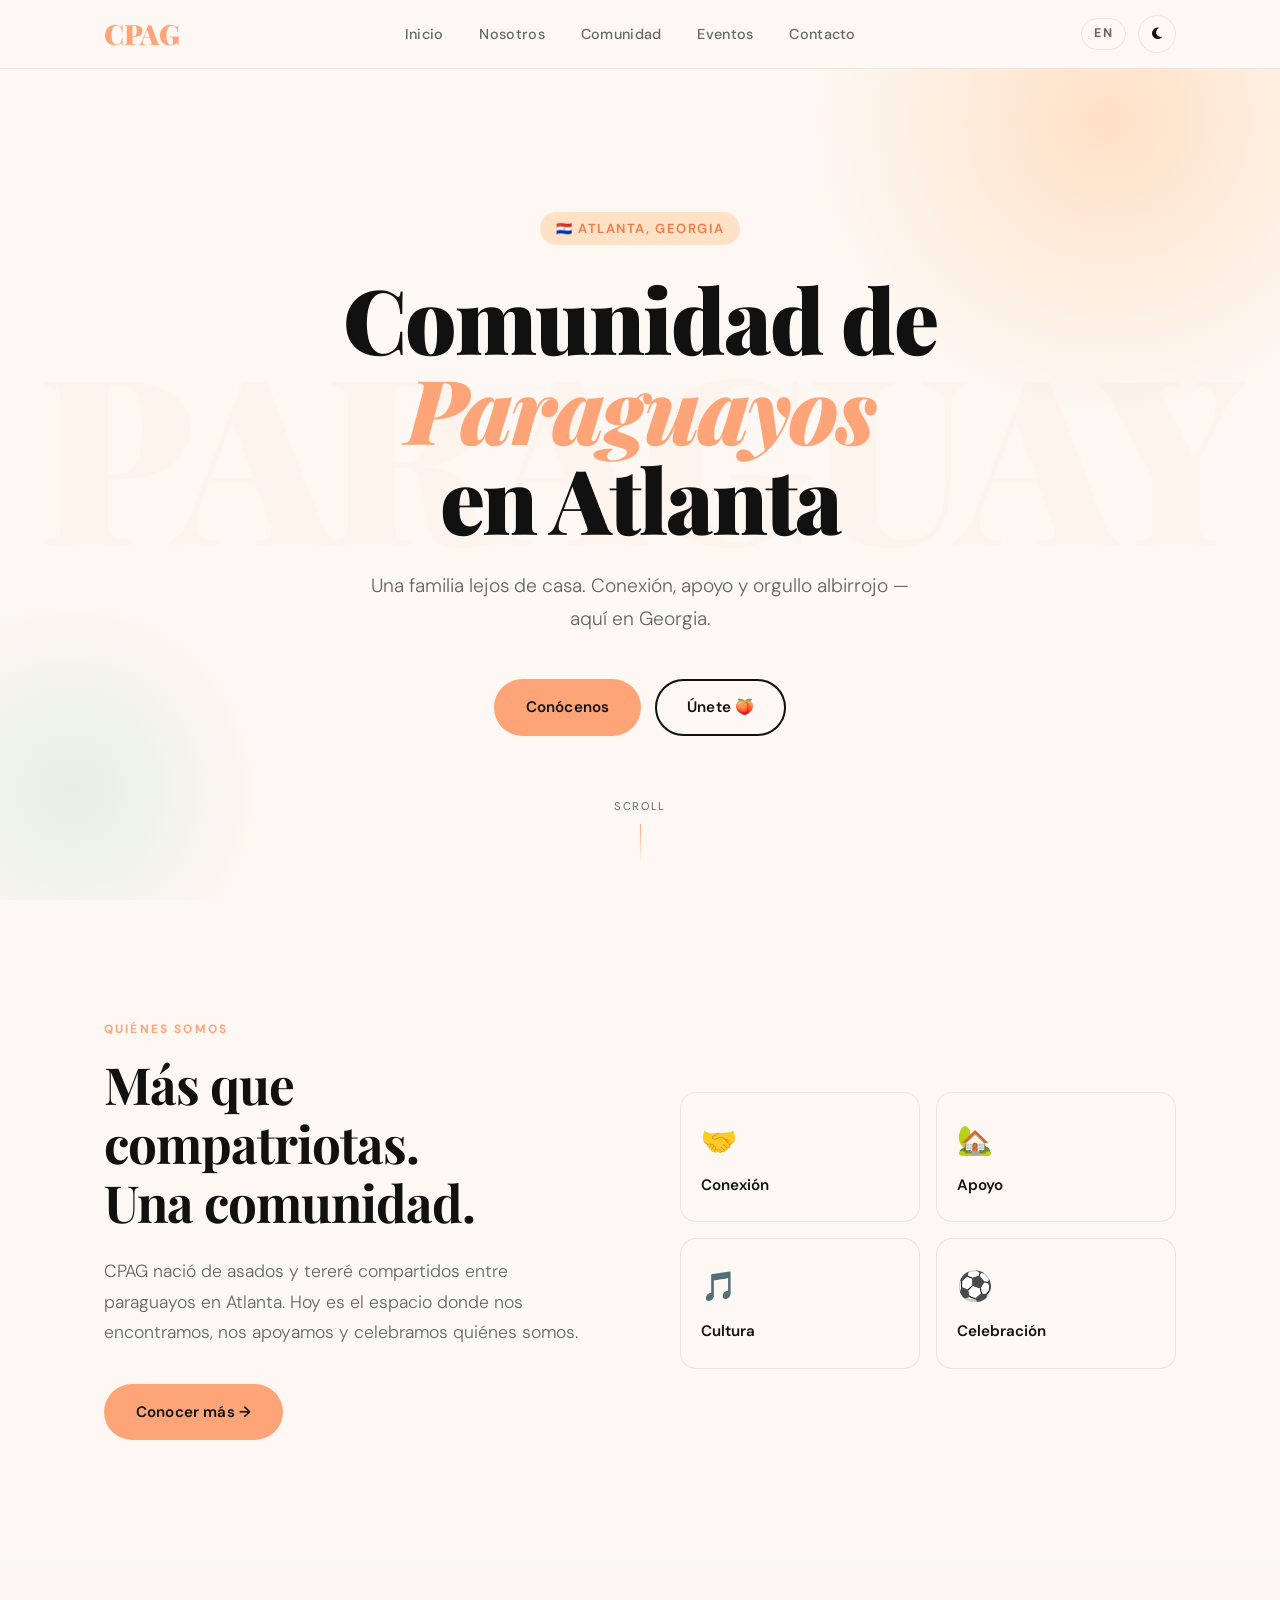
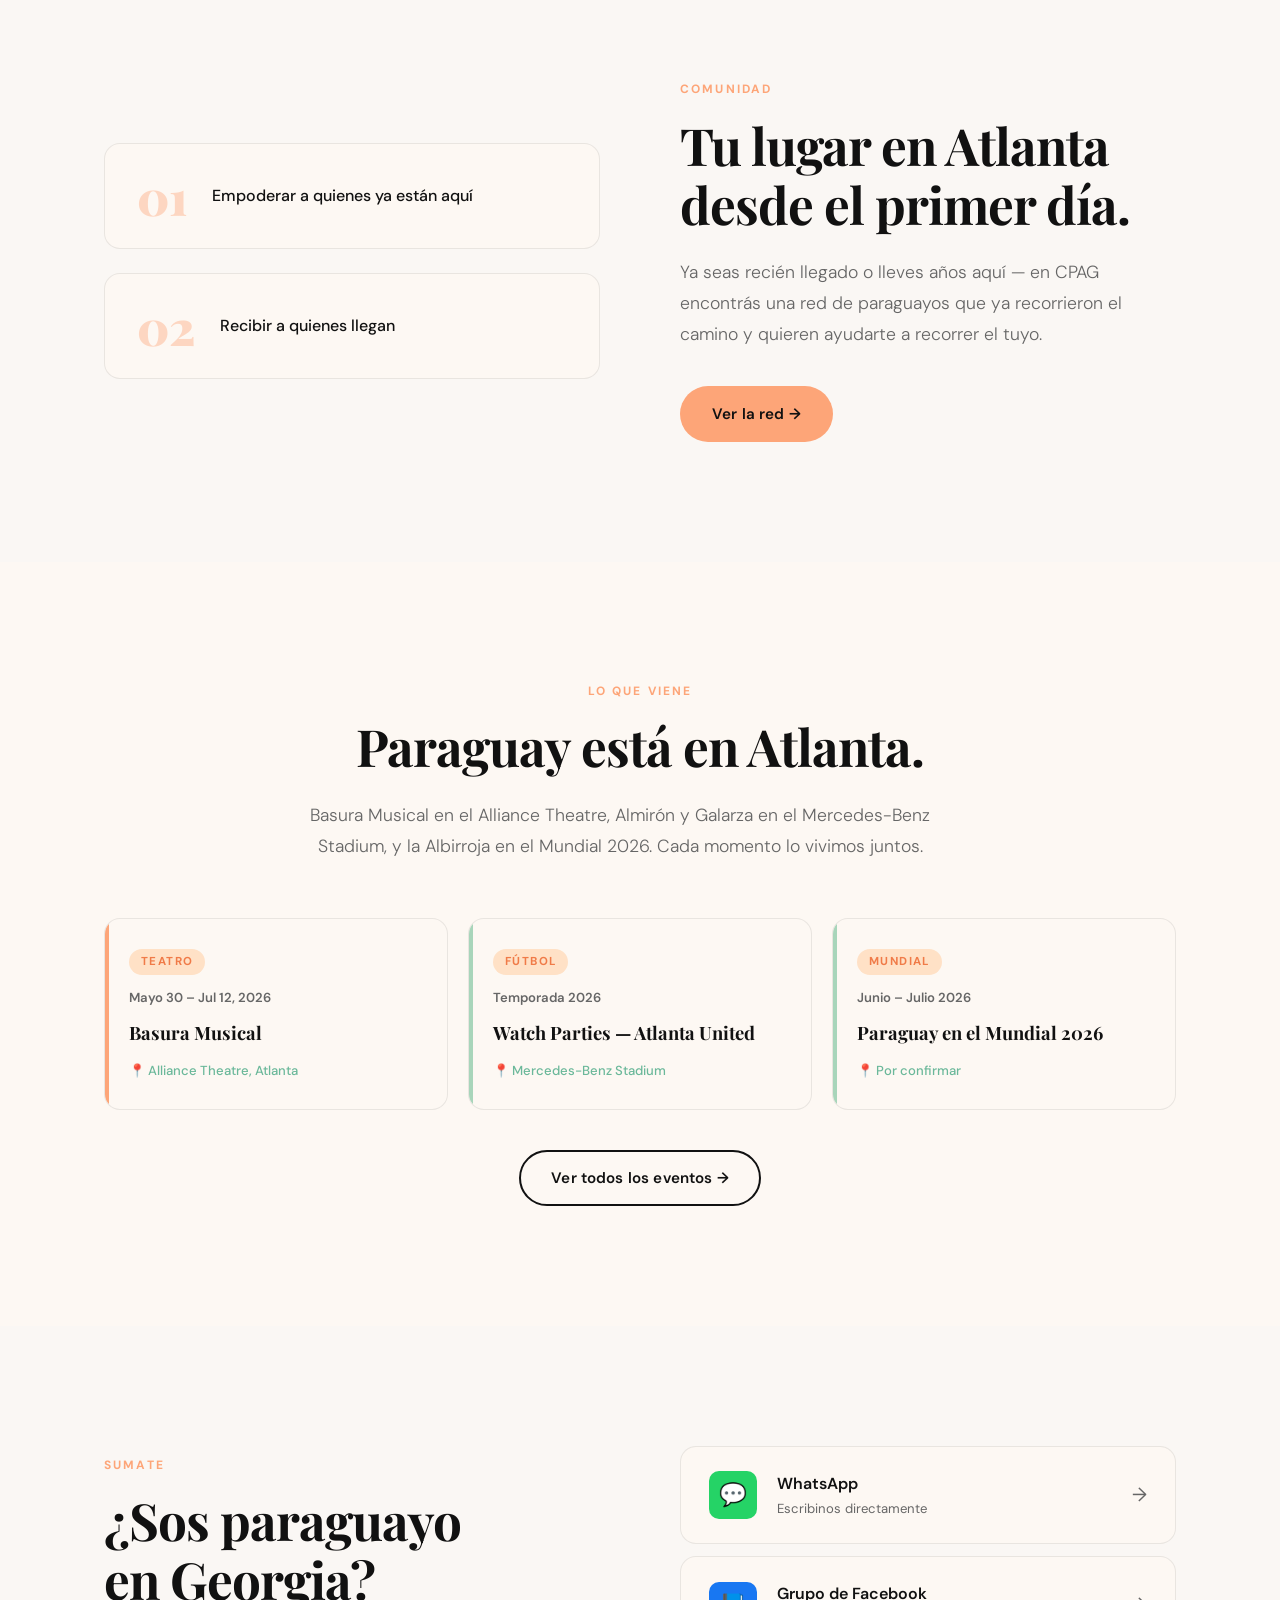
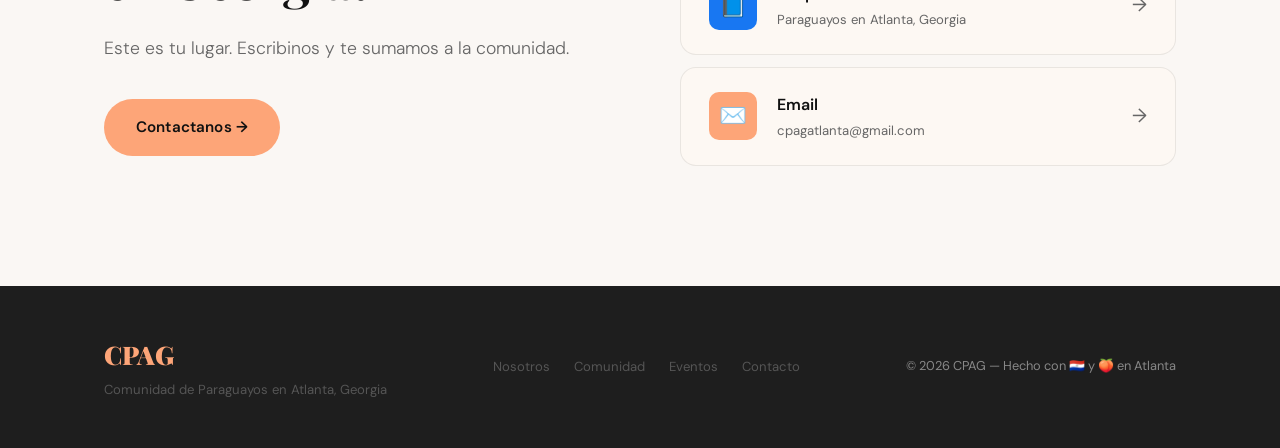
<file: index.html>
<!DOCTYPE html>
<html lang="es" data-theme="light">
<head>
  <meta charset="UTF-8" />
  <meta name="viewport" content="width=device-width, initial-scale=1.0" />
  <title>CPAG — Comunidad de Paraguayos en Atlanta, Georgia</title>
  <link rel="preconnect" href="https://fonts.googleapis.com" />
  <link rel="preconnect" href="https://fonts.gstatic.com" crossorigin />
  <link href="https://fonts.googleapis.com/css2?family=Playfair+Display:ital,wght@0,700;0,900;1,700&family=DM+Sans:wght@300;400;500;600&display=swap" rel="stylesheet" />
  <link rel="stylesheet" href="styles/styles.css" />
  <link rel="stylesheet" href="https://cdnjs.cloudflare.com/ajax/libs/font-awesome/6.5.0/css/all.min.css" />
</head>
<body>

  <!-- ═══ NAVBAR ═══ -->
  <nav class="navbar" id="navbar">
    <div class="nav-inner">
      <a href="index.html" class="nav-logo">CPAG</a>
      <ul class="nav-links" id="navLinks">
        <li><a href="index.html">Inicio</a></li>
        <li><a href="aboutes.html">Nosotros</a></li>
        <li><a href="communityes.html">Comunidad</a></li>
        <li><a href="eventses.html">Eventos</a></li>
        <li><a href="contact.html">Contacto</a></li>
      </ul>
      <div class="nav-actions">
        <a href="index-en.html" class="lang-toggle" aria-label="Switch to English">EN</a>
        <button id="themeBtn" class="theme-toggle-btn" aria-label="Toggle dark mode">
          <i class="theme-icon fas fa-moon"></i>
        </button>
        <button class="burger" id="burger" aria-label="Menu">
          <span></span><span></span><span></span>
        </button>
      </div>
    </div>
    <!-- Mobile menu -->
    <div class="mobile-menu" id="mobileMenu">
      <a href="index.html" class="mobile-link">Inicio</a>
      <a href="aboutes.html" class="mobile-link">Nosotros</a>
      <a href="communityes.html" class="mobile-link">Comunidad</a>
      <a href="eventses.html" class="mobile-link">Eventos</a>
      <a href="contact.html" class="mobile-link">Contacto</a>
      <a href="index-en.html" class="mobile-link lang-mobile">🌐 English</a>
    </div>
  </nav>

  <!-- ═══ HERO ═══ -->
  <section id="home" class="hero">
    <div class="hero-bg-text">PARAGUAY</div>
    <div class="hero-content">
      <div class="hero-badge">🇵🇾 Atlanta, Georgia</div>
      <h1 class="hero-title">
        Comunidad de<br />
        <em>Paraguayos</em><br />
        en Atlanta
      </h1>
      <p class="hero-sub">
        Una familia lejos de casa. Conexión, apoyo y orgullo albirrojo — aquí en Georgia.
      </p>
      <div class="hero-actions">
        <a href="aboutes.html" class="btn btn-primary">Conócenos</a>
        <a href="contact.html" class="btn btn-outline">Únete 🍑</a>
      </div>
    </div>
    <div class="hero-scroll-hint">
      <span>Scroll</span>
      <div class="scroll-line"></div>
    </div>
  </section>

  <!-- ═══ TEASER — NOSOTROS ═══ -->
  <section class="section teaser-section" id="teaser-nosotros">
    <div class="container teaser-grid">
      <div class="teaser-text" data-anim>
        <div class="section-label">Quiénes Somos</div>
        <h2 class="section-title">Más que compatriotas.<br />Una comunidad.</h2>
        <p class="section-lead">
          CPAG nació de asados y tereré compartidos entre paraguayos en Atlanta.
          Hoy es el espacio donde nos encontramos, nos apoyamos y celebramos quiénes somos.
        </p>
        <a href="aboutes.html" class="btn btn-primary">Conocer más →</a>
      </div>
      <div class="teaser-pillars" data-anim>
        <div class="teaser-pillar">
          <span class="teaser-pillar-icon">🤝</span>
          <span>Conexión</span>
        </div>
        <div class="teaser-pillar">
          <span class="teaser-pillar-icon">🏡</span>
          <span>Apoyo</span>
        </div>
        <div class="teaser-pillar">
          <span class="teaser-pillar-icon">🎵</span>
          <span>Cultura</span>
        </div>
        <div class="teaser-pillar">
          <span class="teaser-pillar-icon">⚽</span>
          <span>Celebración</span>
        </div>
      </div>
    </div>
  </section>

  <!-- ═══ TEASER — COMUNIDAD ═══ -->
  <section class="section teaser-section teaser-alt" id="teaser-comunidad">
    <div class="container teaser-grid teaser-grid-reverse">
      <div class="teaser-text" data-anim>
        <div class="section-label">Comunidad</div>
        <h2 class="section-title">Tu lugar en Atlanta<br />desde el primer día.</h2>
        <p class="section-lead">
          Ya seas recién llegado o lleves años aquí — en CPAG encontrás una red de
          paraguayos que ya recorrieron el camino y quieren ayudarte a recorrer el tuyo.
        </p>
        <a href="communityes.html" class="btn btn-primary">Ver la red →</a>
      </div>
      <div class="teaser-numbers" data-anim>
        <div class="teaser-number-item">
          <span class="teaser-big-num">01</span>
          <span class="teaser-num-label">Empoderar a quienes ya están aquí</span>
        </div>
        <div class="teaser-number-item">
          <span class="teaser-big-num">02</span>
          <span class="teaser-num-label">Recibir a quienes llegan</span>
        </div>
      </div>
    </div>
  </section>

  <!-- ═══ TEASER — EVENTOS ═══ -->
  <section class="section teaser-section" id="teaser-eventos">
    <div class="container">
      <div class="teaser-header" data-anim>
        <div class="section-label">Lo que viene</div>
        <h2 class="section-title">Paraguay está en Atlanta.</h2>
        <p class="section-lead">
          Basura Musical en el Alliance Theatre, Almirón y Galarza en el Mercedes-Benz Stadium,
          y la Albirroja en el Mundial 2026. Cada momento lo vivimos juntos.
        </p>
      </div>
      <div class="teaser-events" data-anim>
        <div class="teaser-event-card featured">
          <div class="event-tag">Teatro</div>
          <div class="event-date">Mayo 30 – Jul 12, 2026</div>
          <h3>Basura Musical</h3>
          <div class="event-venue">📍 Alliance Theatre, Atlanta</div>
        </div>
        <div class="teaser-event-card">
          <div class="event-tag">Fútbol</div>
          <div class="event-date">Temporada 2026</div>
          <h3>Watch Parties — Atlanta United</h3>
          <div class="event-venue">📍 Mercedes-Benz Stadium</div>
        </div>
        <div class="teaser-event-card">
          <div class="event-tag">Mundial</div>
          <div class="event-date">Junio – Julio 2026</div>
          <h3>Paraguay en el Mundial 2026</h3>
          <div class="event-venue">📍 Por confirmar</div>
        </div>
      </div>
      <div class="teaser-cta" data-anim>
        <a href="eventses.html" class="btn btn-outline">Ver todos los eventos →</a>
      </div>
    </div>
  </section>

  <!-- ═══ TEASER — CONTACTO ═══ -->
  <section class="section teaser-section teaser-contact" id="teaser-contacto">
    <div class="container teaser-contact-inner" data-anim>
      <div class="teaser-contact-text">
        <div class="section-label">Sumate</div>
        <h2 class="section-title">¿Sos paraguayo<br />en Georgia?</h2>
        <p class="section-lead">
          Este es tu lugar. Escribinos y te sumamos a la comunidad.
        </p>
        <a href="contact.html" class="btn btn-primary">Contactanos →</a>
      </div>
      <div class="teaser-contact-cards">
        <a href="https://wa.me/YOURNUMBER" target="_blank" class="contact-card" data-anim>
          <div class="contact-icon" style="background: #25D366;">💬</div>
          <div>
            <h4>WhatsApp</h4>
            <p>Escribinos directamente</p>
          </div>
          <span class="contact-arrow">→</span>
        </a>
        <a href="https://www.facebook.com/groups/paraguayosresidentesenatlantageorgia" target="_blank" class="contact-card" data-anim>
          <div class="contact-icon" style="background: #1877F2;">📘</div>
          <div>
            <h4>Grupo de Facebook</h4>
            <p>Paraguayos en Atlanta, Georgia</p>
          </div>
          <span class="contact-arrow">→</span>
        </a>
        <a href="mailto:cpag.atlanta@gmail.com" class="contact-card" data-anim>
          <div class="contact-icon" style="background: var(--peach);">✉️</div>
          <div>
            <h4>Email</h4>
            <p>cpagatlanta@gmail.com</p>
          </div>
          <span class="contact-arrow">→</span>
        </a>
      </div>
    </div>
  </section>

  <!-- ═══ FOOTER ═══ -->
  <footer class="footer">
    <div class="container footer-inner">
      <div class="footer-brand">
        <span class="footer-logo">CPAG</span>
        <p>Comunidad de Paraguayos en Atlanta, Georgia</p>
      </div>
      <div class="footer-nav">
        <a href="aboutes.html">Nosotros</a>
        <a href="communityes.html">Comunidad</a>
        <a href="eventses.html">Eventos</a>
        <a href="contact.html">Contacto</a>
      </div>
      <div class="footer-copy">
        <p>© 2026 CPAG — Hecho con 🇵🇾 y 🍑 en Atlanta</p>
      </div>
    </div>
  </footer>

  <script src="js/script.js"></script>
</body>
</html>
</file>
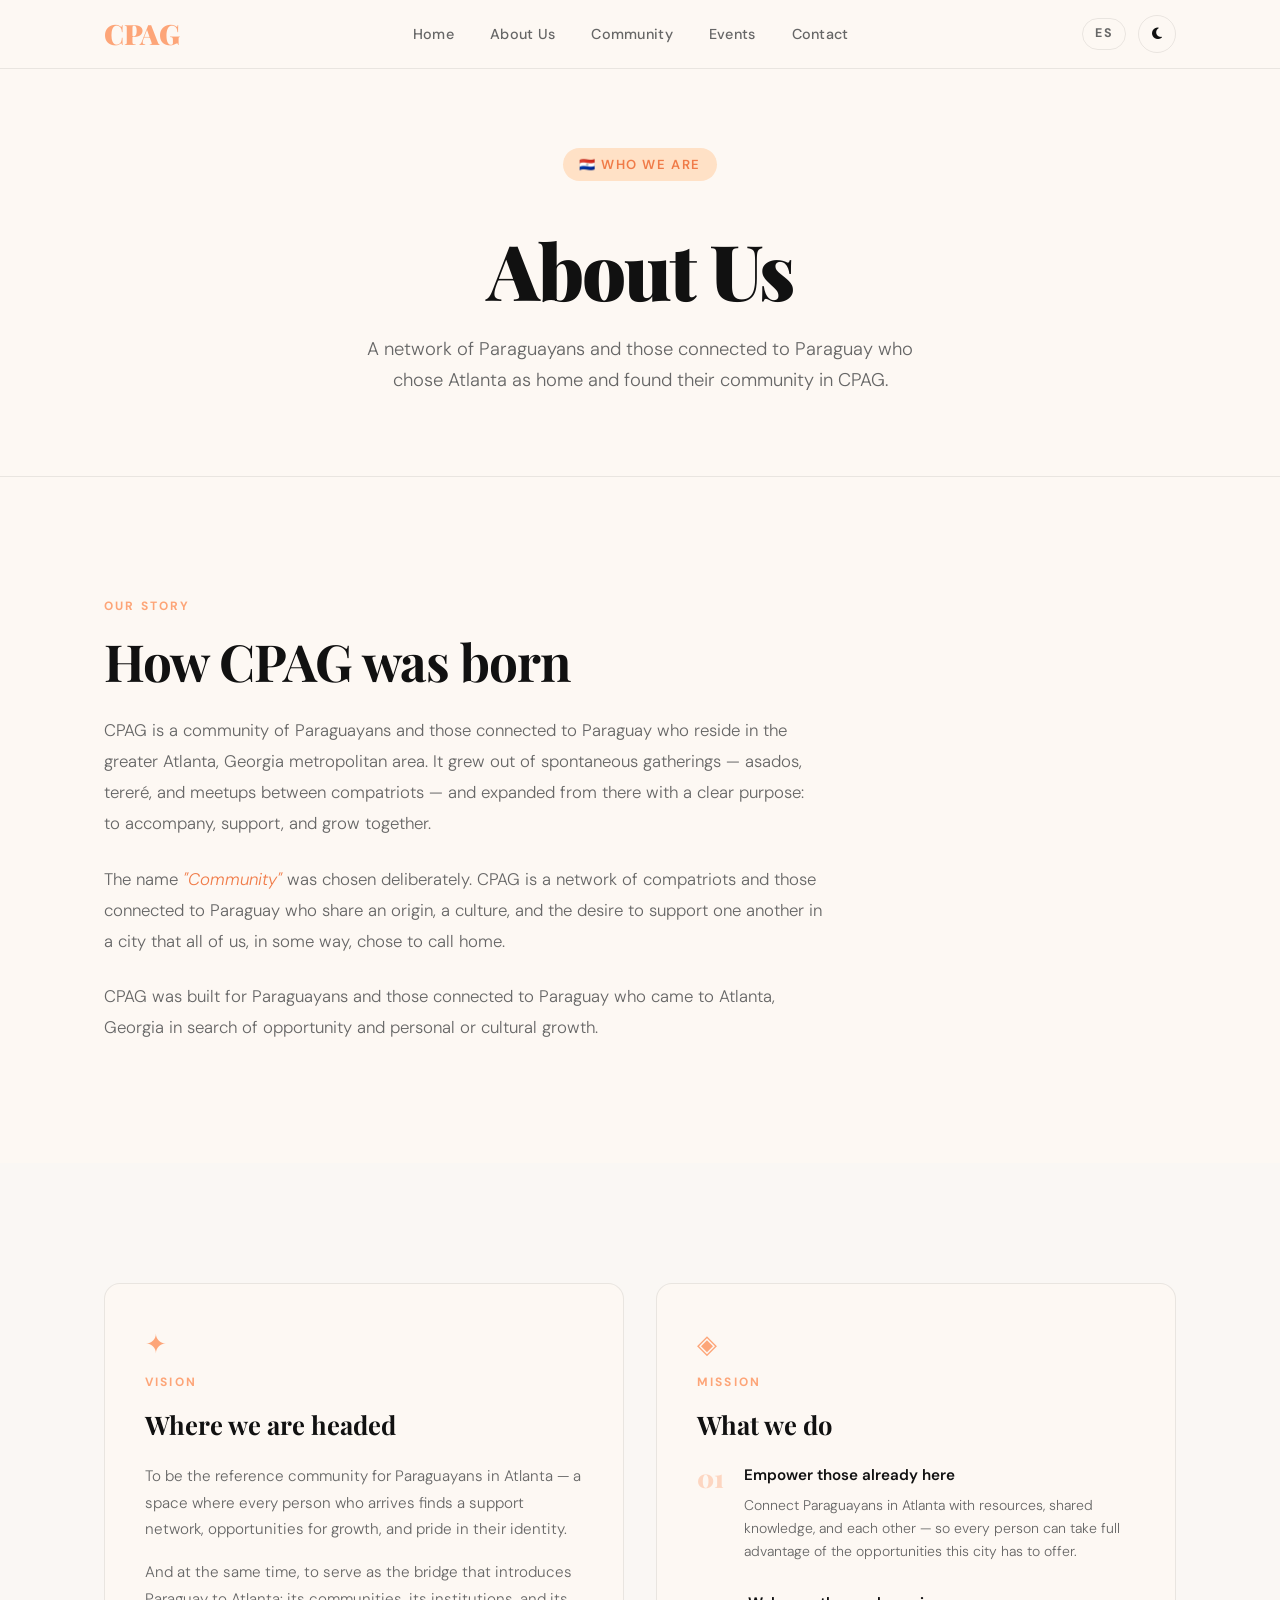
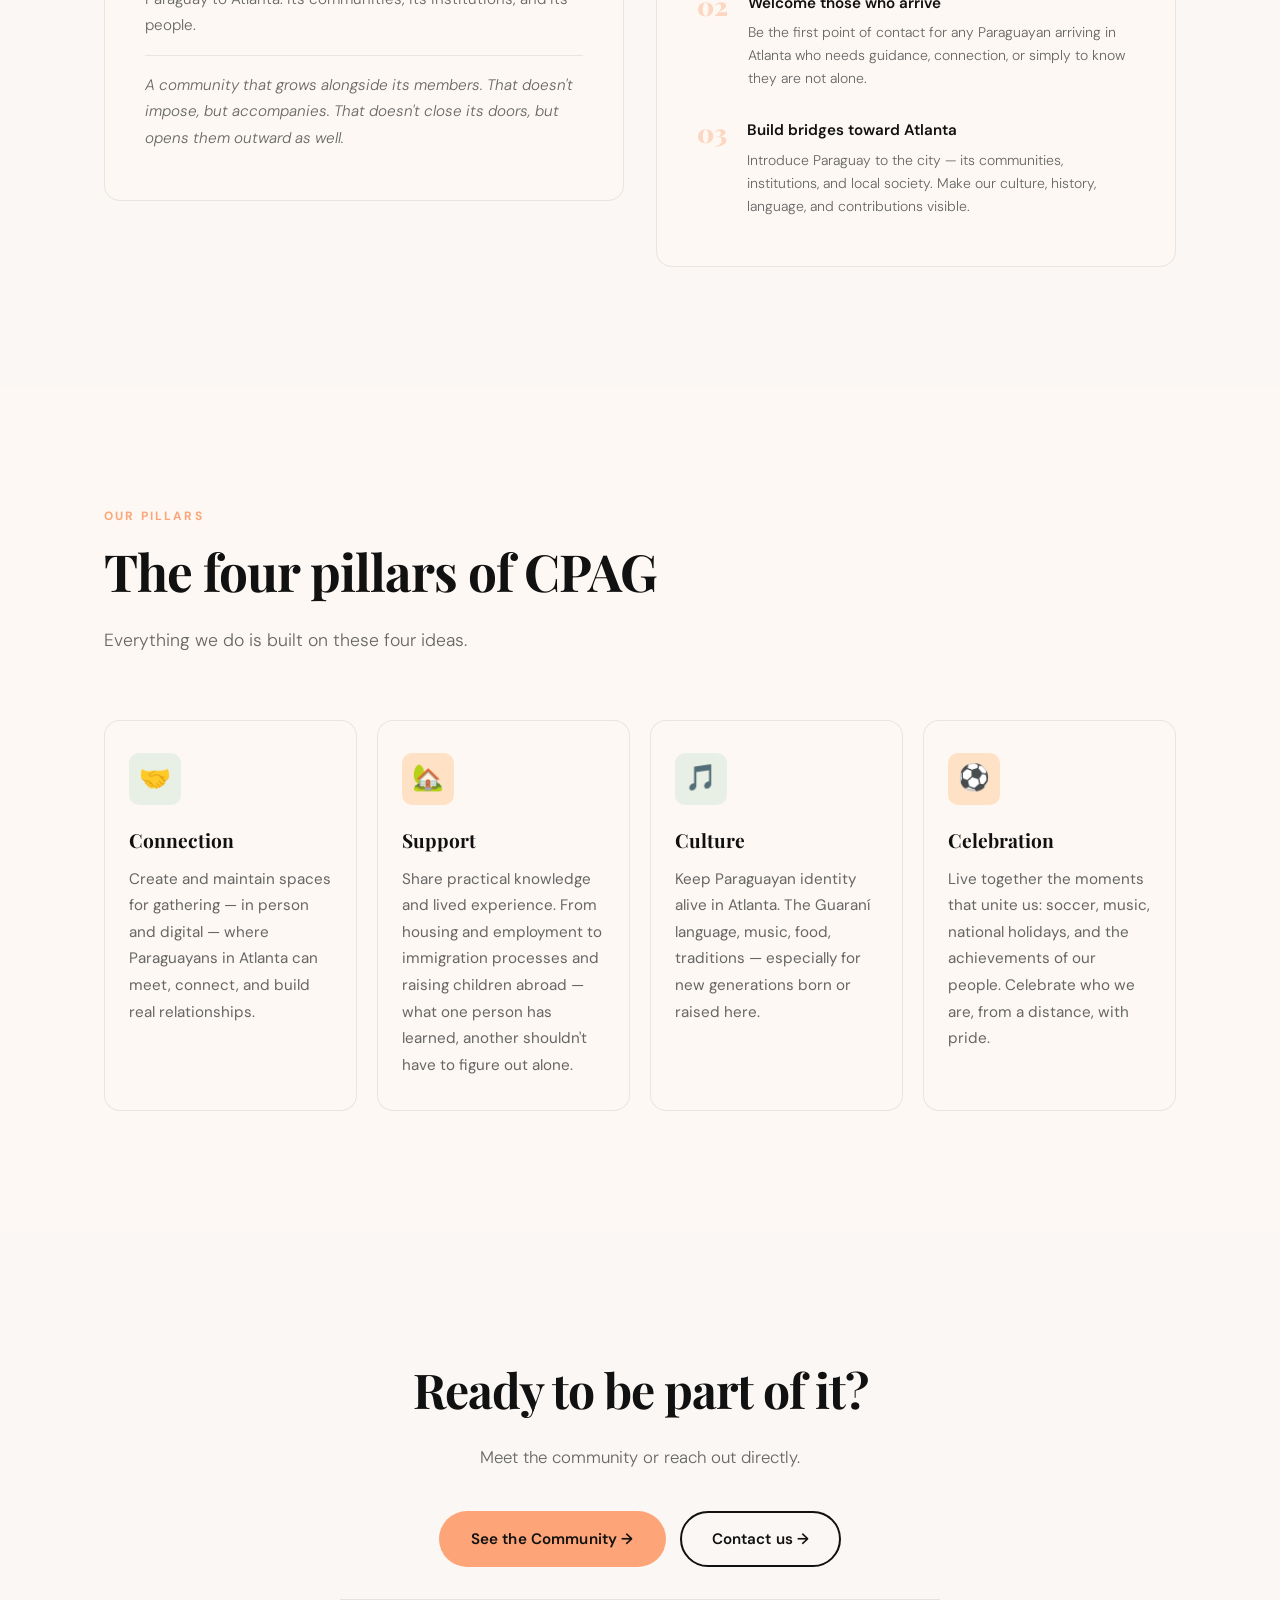
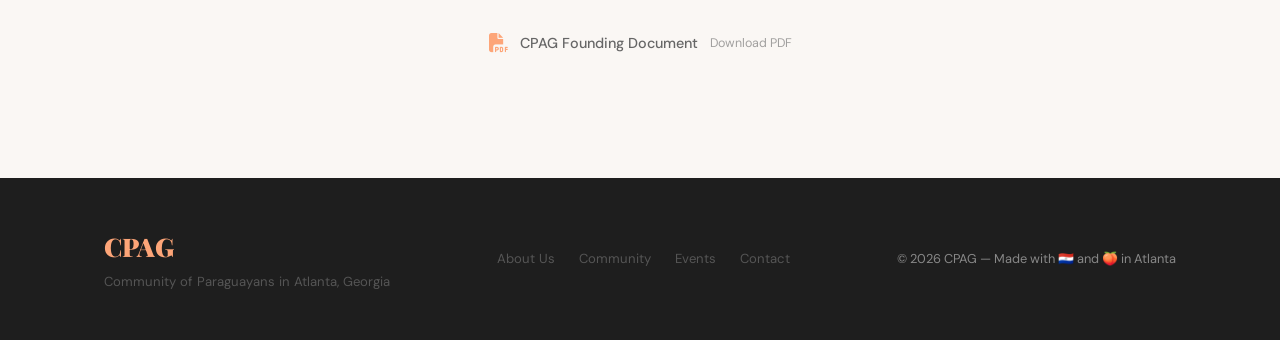
<file: abouten.html>
<!DOCTYPE html>
<html lang="en" data-theme="light">
<head>
  <meta charset="UTF-8" />
  <meta name="viewport" content="width=device-width, initial-scale=1.0" />
  <title>About Us — CPAG</title>
  <link rel="preconnect" href="https://fonts.googleapis.com" />
  <link rel="preconnect" href="https://fonts.gstatic.com" crossorigin />
  <link href="https://fonts.googleapis.com/css2?family=Playfair+Display:ital,wght@0,700;0,900;1,700&family=DM+Sans:wght@300;400;500;600&display=swap" rel="stylesheet" />
  <link rel="stylesheet" href="styles/styles.css" />
  <link rel="stylesheet" href="https://cdnjs.cloudflare.com/ajax/libs/font-awesome/6.5.0/css/all.min.css" />
</head>
<body>

  <!-- ═══ NAVBAR ═══ -->
  <nav class="navbar" id="navbar">
    <div class="nav-inner">
      <a href="index-en.html" class="nav-logo">CPAG</a>
      <ul class="nav-links" id="navLinks">
        <li><a href="index-en.html">Home</a></li>
        <li><a href="abouten.html" class="active">About Us</a></li>
        <li><a href="communityen.html">Community</a></li>
        <li><a href="eventsen.html">Events</a></li>
        <li><a href="contact.html">Contact</a></li>
      </ul>
      <div class="nav-actions">
        <a href="aboutes.html" class="lang-toggle" aria-label="Change to Spanish">ES</a>
        <button id="themeBtn" class="theme-toggle-btn" aria-label="Toggle dark mode">
          <i class="theme-icon fas fa-moon"></i>
        </button>
        <button class="burger" id="burger" aria-label="Menu">
          <span></span><span></span><span></span>
        </button>
      </div>
    </div>
    <div class="mobile-menu" id="mobileMenu">
      <a href="index-en.html" class="mobile-link">Home</a>
      <a href="abouten.html" class="mobile-link">About Us</a>
      <a href="communityen.html" class="mobile-link">Community</a>
      <a href="eventsen.html" class="mobile-link">Events</a>
      <a href="contact.html" class="mobile-link">Contact</a>
      <a href="aboutes.html" class="mobile-link lang-mobile">🌐 Español</a>
    </div>
  </nav>

  <!-- ═══ PAGE HEADER ═══ -->
  <section class="page-header">
    <div class="container">
      <div class="page-header-inner" data-anim>
        <div class="hero-badge">🇵🇾 Who We Are</div>
        <h1 class="page-title">About Us</h1>
        <p class="page-subtitle">
          A network of Paraguayans and those connected to Paraguay
          who chose Atlanta as home and found their community in CPAG.
        </p>
      </div>
    </div>
  </section>

  <!-- ═══ DESCRIPTION ═══ -->
  <section class="section about-section" id="description">
    <div class="container">
      <div class="about-block" data-anim>
        <div class="section-label">Our Story</div>
        <h2 class="section-title">How CPAG was born</h2>
        <div class="about-body">
          <p>
            CPAG is a community of Paraguayans and those connected to Paraguay
            who reside in the greater Atlanta, Georgia metropolitan area. It grew
            out of spontaneous gatherings — asados, tereré, and meetups between
            compatriots — and expanded from there with a clear purpose: to
            accompany, support, and grow together.
          </p>
          <p>
            The name <em>"Community"</em> was chosen deliberately. CPAG is a network
            of compatriots and those connected to Paraguay who share an origin,
            a culture, and the desire to support one another in a city that all
            of us, in some way, chose to call home.
          </p>
          <p>
            CPAG was built for Paraguayans and those connected to Paraguay who
            came to Atlanta, Georgia in search of opportunity and personal
            or cultural growth.
          </p>
        </div>
      </div>
    </div>
  </section>

  <!-- ═══ VISION & MISSION ═══ -->
  <section class="section vm-section" id="vision">
    <div class="container">
      <div class="vm-grid">

        <div class="vm-card" data-anim>
          <div class="vm-icon">✦</div>
          <div class="section-label">Vision</div>
          <h2 class="vm-title">Where we are headed</h2>
          <p>
            To be the reference community for Paraguayans in Atlanta — a space
            where every person who arrives finds a support network, opportunities
            for growth, and pride in their identity.
          </p>
          <p>
            And at the same time, to serve as the bridge that introduces Paraguay
            to Atlanta: its communities, its institutions, and its people.
          </p>
          <p class="vm-closing">
            A community that grows alongside its members. That doesn't impose,
            but accompanies. That doesn't close its doors, but opens them
            outward as well.
          </p>
        </div>

        <div class="vm-card" data-anim>
          <div class="vm-icon">◈</div>
          <div class="section-label">Mission</div>
          <h2 class="vm-title">What we do</h2>
          <div class="mission-items">
            <div class="mission-item">
              <span class="mission-num">01</span>
              <div>
                <h4>Empower those already here</h4>
                <p>Connect Paraguayans in Atlanta with resources, shared knowledge,
                and each other — so every person can take full advantage of the
                opportunities this city has to offer.</p>
              </div>
            </div>
            <div class="mission-item">
              <span class="mission-num">02</span>
              <div>
                <h4>Welcome those who arrive</h4>
                <p>Be the first point of contact for any Paraguayan arriving in
                Atlanta who needs guidance, connection, or simply to know
                they are not alone.</p>
              </div>
            </div>
            <div class="mission-item">
              <span class="mission-num">03</span>
              <div>
                <h4>Build bridges toward Atlanta</h4>
                <p>Introduce Paraguay to the city — its communities, institutions,
                and local society. Make our culture, history, language,
                and contributions visible.</p>
              </div>
            </div>
          </div>
        </div>

      </div>
    </div>
  </section>

  <!-- ═══ PILLARS ═══ -->
  <section class="section pillars-section" id="pillars">
    <div class="container">
      <div class="section-label" data-anim>Our Pillars</div>
      <h2 class="section-title" data-anim>The four pillars of CPAG</h2>
      <p class="section-lead" data-anim>
        Everything we do is built on these four ideas.
      </p>
      <div class="pillars">
        <div class="pillar pillar-full" data-anim>
          <div class="pillar-icon green">🤝</div>
          <h3>Connection</h3>
          <p>Create and maintain spaces for gathering — in person and digital —
          where Paraguayans in Atlanta can meet, connect,
          and build real relationships.</p>
        </div>
        <div class="pillar pillar-full" data-anim>
          <div class="pillar-icon peach">🏡</div>
          <h3>Support</h3>
          <p>Share practical knowledge and lived experience. From housing and
          employment to immigration processes and raising children abroad —
          what one person has learned, another shouldn't have to figure out alone.</p>
        </div>
        <div class="pillar pillar-full" data-anim>
          <div class="pillar-icon green">🎵</div>
          <h3>Culture</h3>
          <p>Keep Paraguayan identity alive in Atlanta. The Guaraní language,
          music, food, traditions — especially for new generations
          born or raised here.</p>
        </div>
        <div class="pillar pillar-full" data-anim>
          <div class="pillar-icon peach">⚽</div>
          <h3>Celebration</h3>
          <p>Live together the moments that unite us: soccer, music, national
          holidays, and the achievements of our people. Celebrate who we are,
          from a distance, with pride.</p>
        </div>
      </div>
    </div>
  </section>

  <!-- ═══ CTA ═══ -->
  <section class="section cta-section" id="cta">
    <div class="container">
      <div class="cta-inner" data-anim>
        <h2 class="cta-title">Ready to be part of it?</h2>
        <p class="cta-sub">
          Meet the community or reach out directly.
        </p>
        <div class="cta-actions">
          <a href="comunidad-en.html" class="btn btn-primary">See the Community →</a>
          <a href="contacto-en.html" class="btn btn-outline">Contact us →</a>
        </div>
        <div class="cta-doc" data-anim>
          <a href="images/CPAG_Founding_Document.pdf" target="_blank" download class="doc-download">
            <i class="fas fa-file-pdf"></i>
            <span>CPAG Founding Document</span>
            <span class="doc-download-hint">Download PDF</span>
          </a>
        </div>
      </div>
    </div>
  </section>

  <!-- ═══ FOOTER ═══ -->
  <footer class="footer">
    <div class="container footer-inner">
      <div class="footer-brand">
        <span class="footer-logo">CPAG</span>
        <p>Community of Paraguayans in Atlanta, Georgia</p>
      </div>
      <div class="footer-nav">
        <a href="abouten.html">About Us</a>
        <a href="communityen.html">Community</a>
        <a href="eventsen.html">Events</a>
        <a href="contacten.html">Contact</a>
      </div>
      <div class="footer-copy">
        <p>© 2026 CPAG — Made with 🇵🇾 and 🍑 in Atlanta</p>
      </div>
    </div>
  </footer>

  <script src="js/script.js"></script>
</body>
</html>
</file>
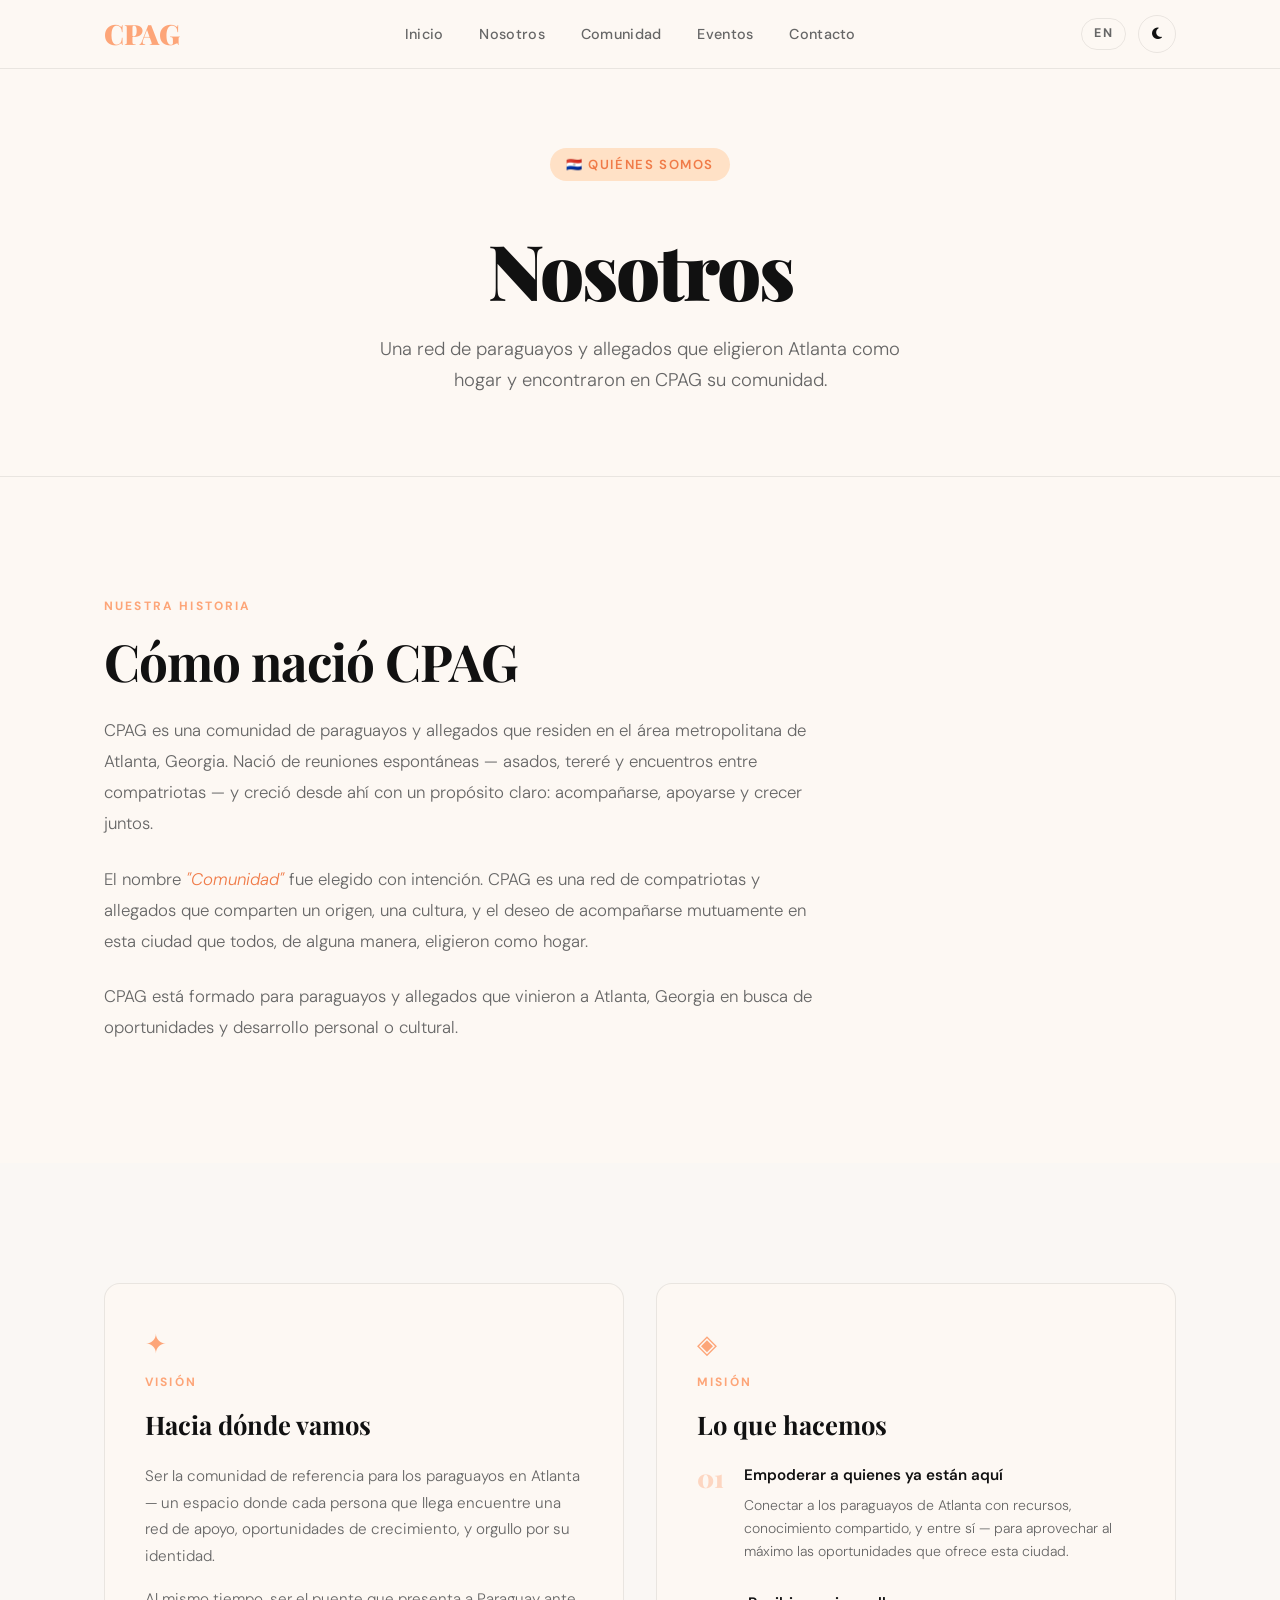
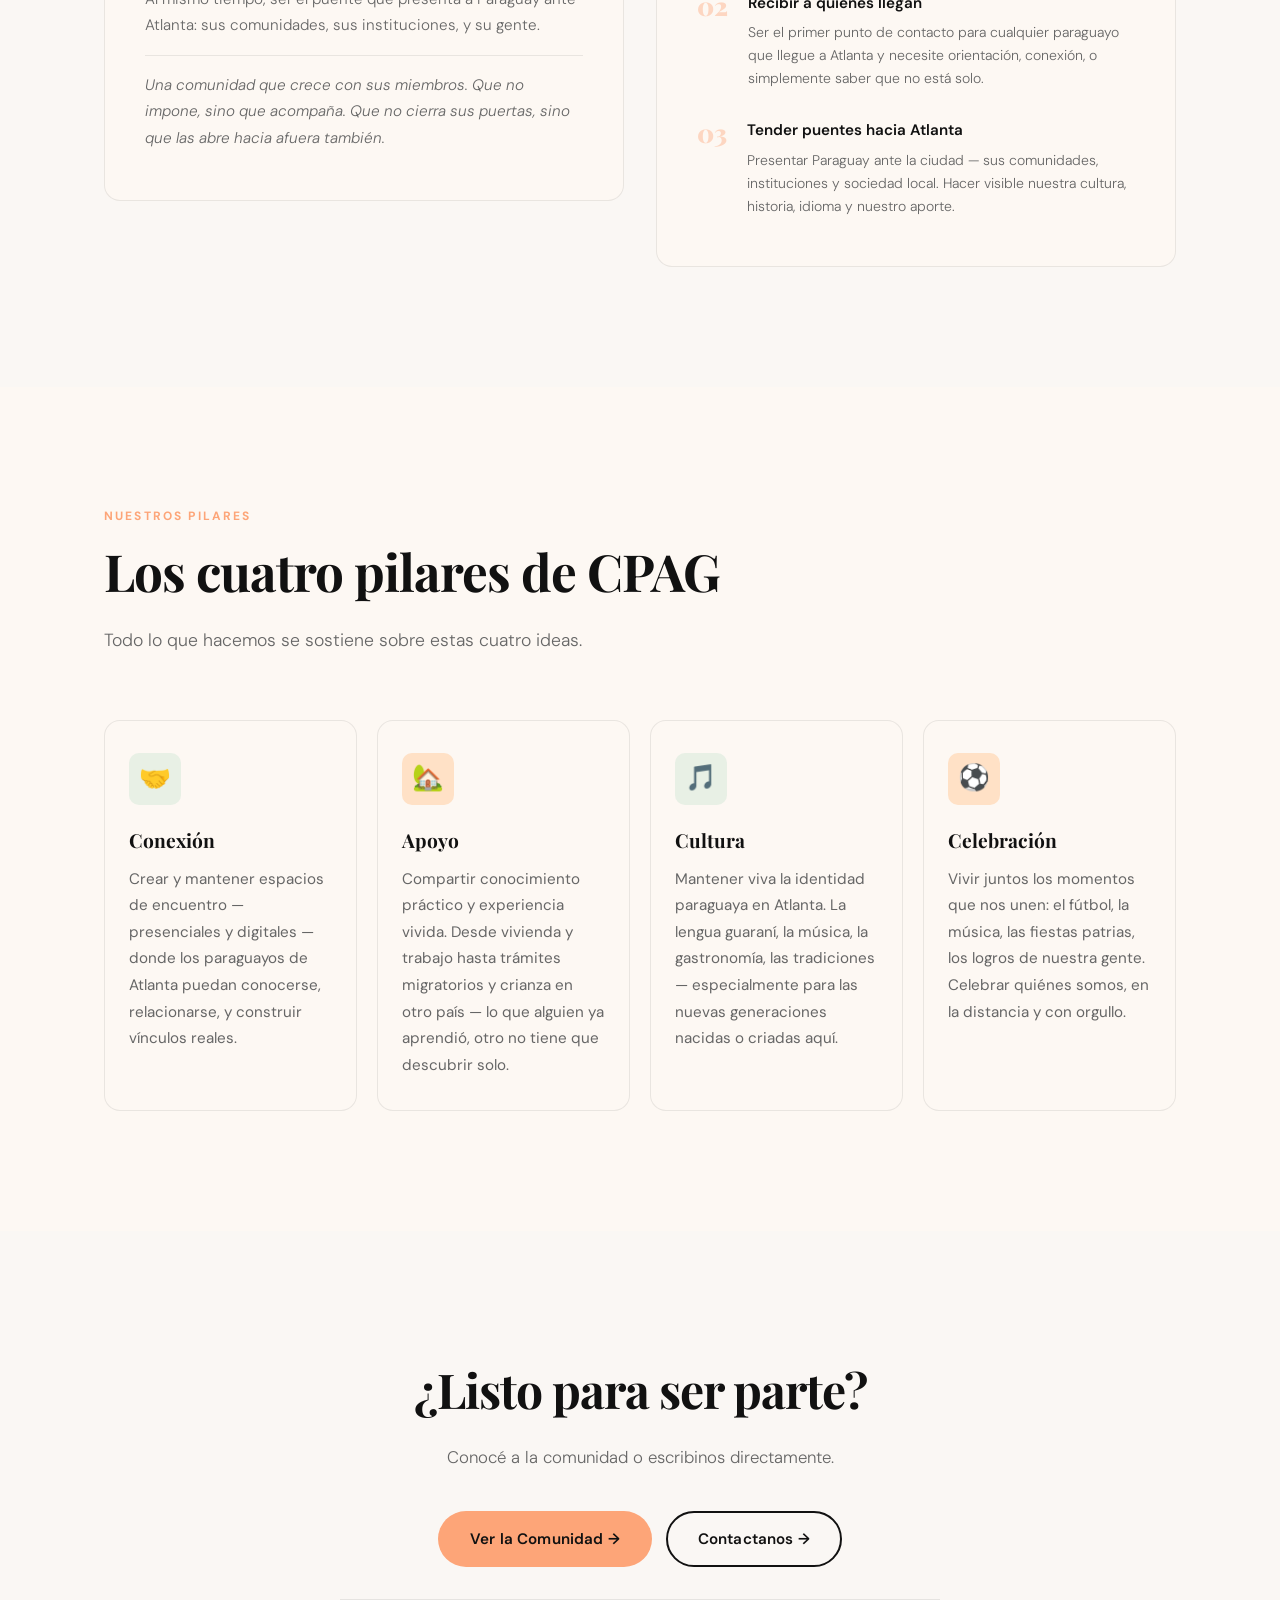
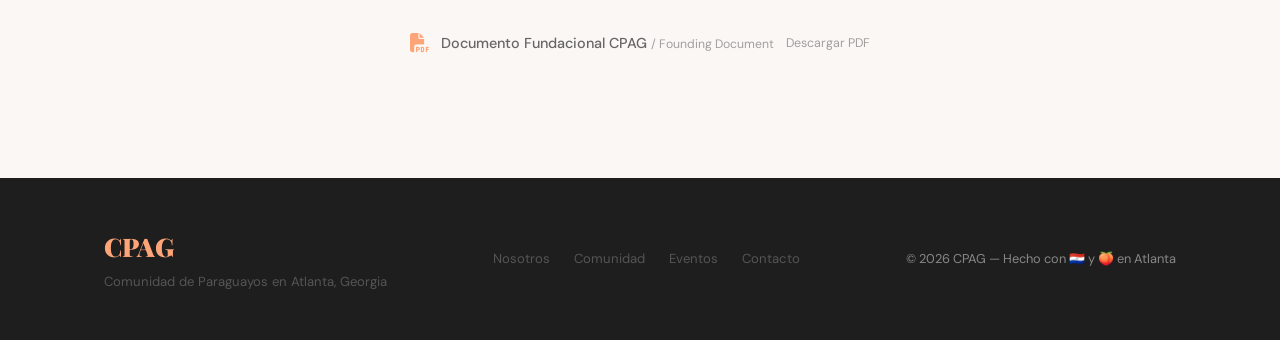
<file: aboutes.html>
<!DOCTYPE html>
<html lang="es" data-theme="light">
<head>
  <meta charset="UTF-8" />
  <meta name="viewport" content="width=device-width, initial-scale=1.0" />
  <title>Nosotros — CPAG</title>
  <link rel="preconnect" href="https://fonts.googleapis.com" />
  <link rel="preconnect" href="https://fonts.gstatic.com" crossorigin />
  <link href="https://fonts.googleapis.com/css2?family=Playfair+Display:ital,wght@0,700;0,900;1,700&family=DM+Sans:wght@300;400;500;600&display=swap" rel="stylesheet" />
  <link rel="stylesheet" href="styles/styles.css" />
  <link rel="stylesheet" href="https://cdnjs.cloudflare.com/ajax/libs/font-awesome/6.5.0/css/all.min.css" />
</head>
<body>

  <!-- ═══ NAVBAR ═══ -->
  <nav class="navbar" id="navbar">
    <div class="nav-inner">
      <a href="index.html" class="nav-logo">CPAG</a>
      <ul class="nav-links" id="navLinks">
        <li><a href="index.html">Inicio</a></li>
        <li><a href="aboutes.html">Nosotros</a></li>
        <li><a href="communityes.html">Comunidad</a></li>
        <li><a href="eventses.html">Eventos</a></li>
        <li><a href="contact.html">Contacto</a></li>
      </ul>
      <div class="nav-actions">
        <a href="abouten.html" class="lang-toggle" aria-label="Switch to English">EN</a>
        <button id="themeBtn" class="theme-toggle-btn" aria-label="Toggle dark mode">
          <i class="theme-icon fas fa-moon"></i>
        </button>
        <button class="burger" id="burger" aria-label="Menu">
          <span></span><span></span><span></span>
        </button>
      </div>
    </div>
    <div class="mobile-menu" id="mobileMenu">
      <a href="index.html" class="mobile-link">Inicio</a>
      <a href="aboutes.html" class="mobile-link">Nosotros</a>
      <a href="communityes.html" class="mobile-link">Comunidad</a>
      <a href="eventses.html" class="mobile-link">Eventos</a>
      <a href="contact.html" class="mobile-link">Contacto</a>
      <a href="abouten.html" class="mobile-link lang-mobile">🌐 English</a>
    </div>
  </nav>

  <!-- ═══ PAGE HEADER ═══ -->
  <section class="page-header">
    <div class="container">
      <div class="page-header-inner" data-anim>
        <div class="hero-badge">🇵🇾 Quiénes Somos</div>
        <h1 class="page-title">Nosotros</h1>
        <p class="page-subtitle">
          Una red de paraguayos y allegados que eligieron Atlanta como hogar
          y encontraron en CPAG su comunidad.
        </p>
      </div>
    </div>
  </section>

  <!-- ═══ DESCRIPCIÓN ═══ -->
  <section class="section about-section" id="descripcion">
    <div class="container">
      <div class="about-block" data-anim>
        <div class="section-label">Nuestra Historia</div>
        <h2 class="section-title">Cómo nació CPAG</h2>
        <div class="about-body">
          <p>
            CPAG es una comunidad de paraguayos y allegados que residen en el área
            metropolitana de Atlanta, Georgia. Nació de reuniones espontáneas —
            asados, tereré y encuentros entre compatriotas — y creció desde ahí
            con un propósito claro: acompañarse, apoyarse y crecer juntos.
          </p>
          <p>
            El nombre <em>"Comunidad"</em> fue elegido con intención. CPAG es una red
            de compatriotas y allegados que comparten un origen, una cultura, y el
            deseo de acompañarse mutuamente en esta ciudad que todos, de alguna
            manera, eligieron como hogar.
          </p>
          <p>
            CPAG está formado para paraguayos y allegados que vinieron a Atlanta,
            Georgia en busca de oportunidades y desarrollo personal o cultural.
          </p>
        </div>
      </div>
    </div>
  </section>

  <!-- ═══ VISIÓN & MISIÓN ═══ -->
  <section class="section vm-section" id="vision">
    <div class="container">
      <div class="vm-grid">

        <div class="vm-card" data-anim>
          <div class="vm-icon">✦</div>
          <div class="section-label">Visión</div>
          <h2 class="vm-title">Hacia dónde vamos</h2>
          <p>
            Ser la comunidad de referencia para los paraguayos en Atlanta — un espacio
            donde cada persona que llega encuentre una red de apoyo, oportunidades de
            crecimiento, y orgullo por su identidad.
          </p>
          <p>
            Al mismo tiempo, ser el puente que presenta a Paraguay ante Atlanta:
            sus comunidades, sus instituciones, y su gente.
          </p>
          <p class="vm-closing">
            Una comunidad que crece con sus miembros. Que no impone, sino que acompaña.
            Que no cierra sus puertas, sino que las abre hacia afuera también.
          </p>
        </div>

        <div class="vm-card" data-anim>
          <div class="vm-icon">◈</div>
          <div class="section-label">Misión</div>
          <h2 class="vm-title">Lo que hacemos</h2>
          <div class="mission-items">
            <div class="mission-item">
              <span class="mission-num">01</span>
              <div>
                <h4>Empoderar a quienes ya están aquí</h4>
                <p>Conectar a los paraguayos de Atlanta con recursos, conocimiento
                compartido, y entre sí — para aprovechar al máximo las oportunidades
                que ofrece esta ciudad.</p>
              </div>
            </div>
            <div class="mission-item">
              <span class="mission-num">02</span>
              <div>
                <h4>Recibir a quienes llegan</h4>
                <p>Ser el primer punto de contacto para cualquier paraguayo que llegue
                a Atlanta y necesite orientación, conexión, o simplemente saber
                que no está solo.</p>
              </div>
            </div>
            <div class="mission-item">
              <span class="mission-num">03</span>
              <div>
                <h4>Tender puentes hacia Atlanta</h4>
                <p>Presentar Paraguay ante la ciudad — sus comunidades, instituciones
                y sociedad local. Hacer visible nuestra cultura, historia, idioma
                y nuestro aporte.</p>
              </div>
            </div>
          </div>
        </div>

      </div>
    </div>
  </section>

  <!-- ═══ PILARES ═══ -->
  <section class="section pillars-section" id="pilares">
    <div class="container">
      <div class="section-label" data-anim>Nuestros Pilares</div>
      <h2 class="section-title" data-anim>Los cuatro pilares de CPAG</h2>
      <p class="section-lead" data-anim>
        Todo lo que hacemos se sostiene sobre estas cuatro ideas.
      </p>
      <div class="pillars">
        <div class="pillar pillar-full" data-anim>
          <div class="pillar-icon green">🤝</div>
          <h3>Conexión</h3>
          <p>Crear y mantener espacios de encuentro — presenciales y digitales —
          donde los paraguayos de Atlanta puedan conocerse, relacionarse,
          y construir vínculos reales.</p>
        </div>
        <div class="pillar pillar-full" data-anim>
          <div class="pillar-icon peach">🏡</div>
          <h3>Apoyo</h3>
          <p>Compartir conocimiento práctico y experiencia vivida. Desde vivienda
          y trabajo hasta trámites migratorios y crianza en otro país — lo que
          alguien ya aprendió, otro no tiene que descubrir solo.</p>
        </div>
        <div class="pillar pillar-full" data-anim>
          <div class="pillar-icon green">🎵</div>
          <h3>Cultura</h3>
          <p>Mantener viva la identidad paraguaya en Atlanta. La lengua guaraní,
          la música, la gastronomía, las tradiciones — especialmente para las
          nuevas generaciones nacidas o criadas aquí.</p>
        </div>
        <div class="pillar pillar-full" data-anim>
          <div class="pillar-icon peach">⚽</div>
          <h3>Celebración</h3>
          <p>Vivir juntos los momentos que nos unen: el fútbol, la música, las
          fiestas patrias, los logros de nuestra gente. Celebrar quiénes somos,
          en la distancia y con orgullo.</p>
        </div>
      </div>
    </div>
  </section>

  <!-- ═══ CTA ═══ -->
  <section class="section cta-section" id="cta">
    <div class="container">
      <div class="cta-inner" data-anim>
        <h2 class="cta-title">¿Listo para ser parte?</h2>
        <p class="cta-sub">
          Conocé a la comunidad o escribinos directamente.
        </p>
        <div class="cta-actions">
          <a href="communityes.html" class="btn btn-primary">Ver la Comunidad →</a>
          <a href="contact.html" class="btn btn-outline">Contactanos →</a>
        </div>
        <div class="cta-doc" data-anim>
          <a href="images/CPAG_Founding_Document.pdf" target="_blank" download class="doc-download">
            <i class="fas fa-file-pdf"></i>
            <span>Documento Fundacional CPAG <span class="en-inline">/ Founding Document</span></span>
            <span class="doc-download-hint">Descargar PDF</span>
          </a>
        </div>
      </div>
    </div>
  </section>

  <!-- ═══ FOOTER ═══ -->
  <footer class="footer">
    <div class="container footer-inner">
      <div class="footer-brand">
        <span class="footer-logo">CPAG</span>
        <p>Comunidad de Paraguayos en Atlanta, Georgia</p>
      </div>
      <div class="footer-nav">
        <a href="aboutes.html">Nosotros</a>
        <a href="communityes.html">Comunidad</a>
        <a href="eventses.html">Eventos</a>
        <a href="contact.html">Contacto</a>
      </div>
      <div class="footer-copy">
        <p>© 2026 CPAG — Hecho con 🇵🇾 y 🍑 en Atlanta</p>
      </div>
    </div>
  </footer>

  <script src="js/script.js"></script>
</body>
</html>
</file>
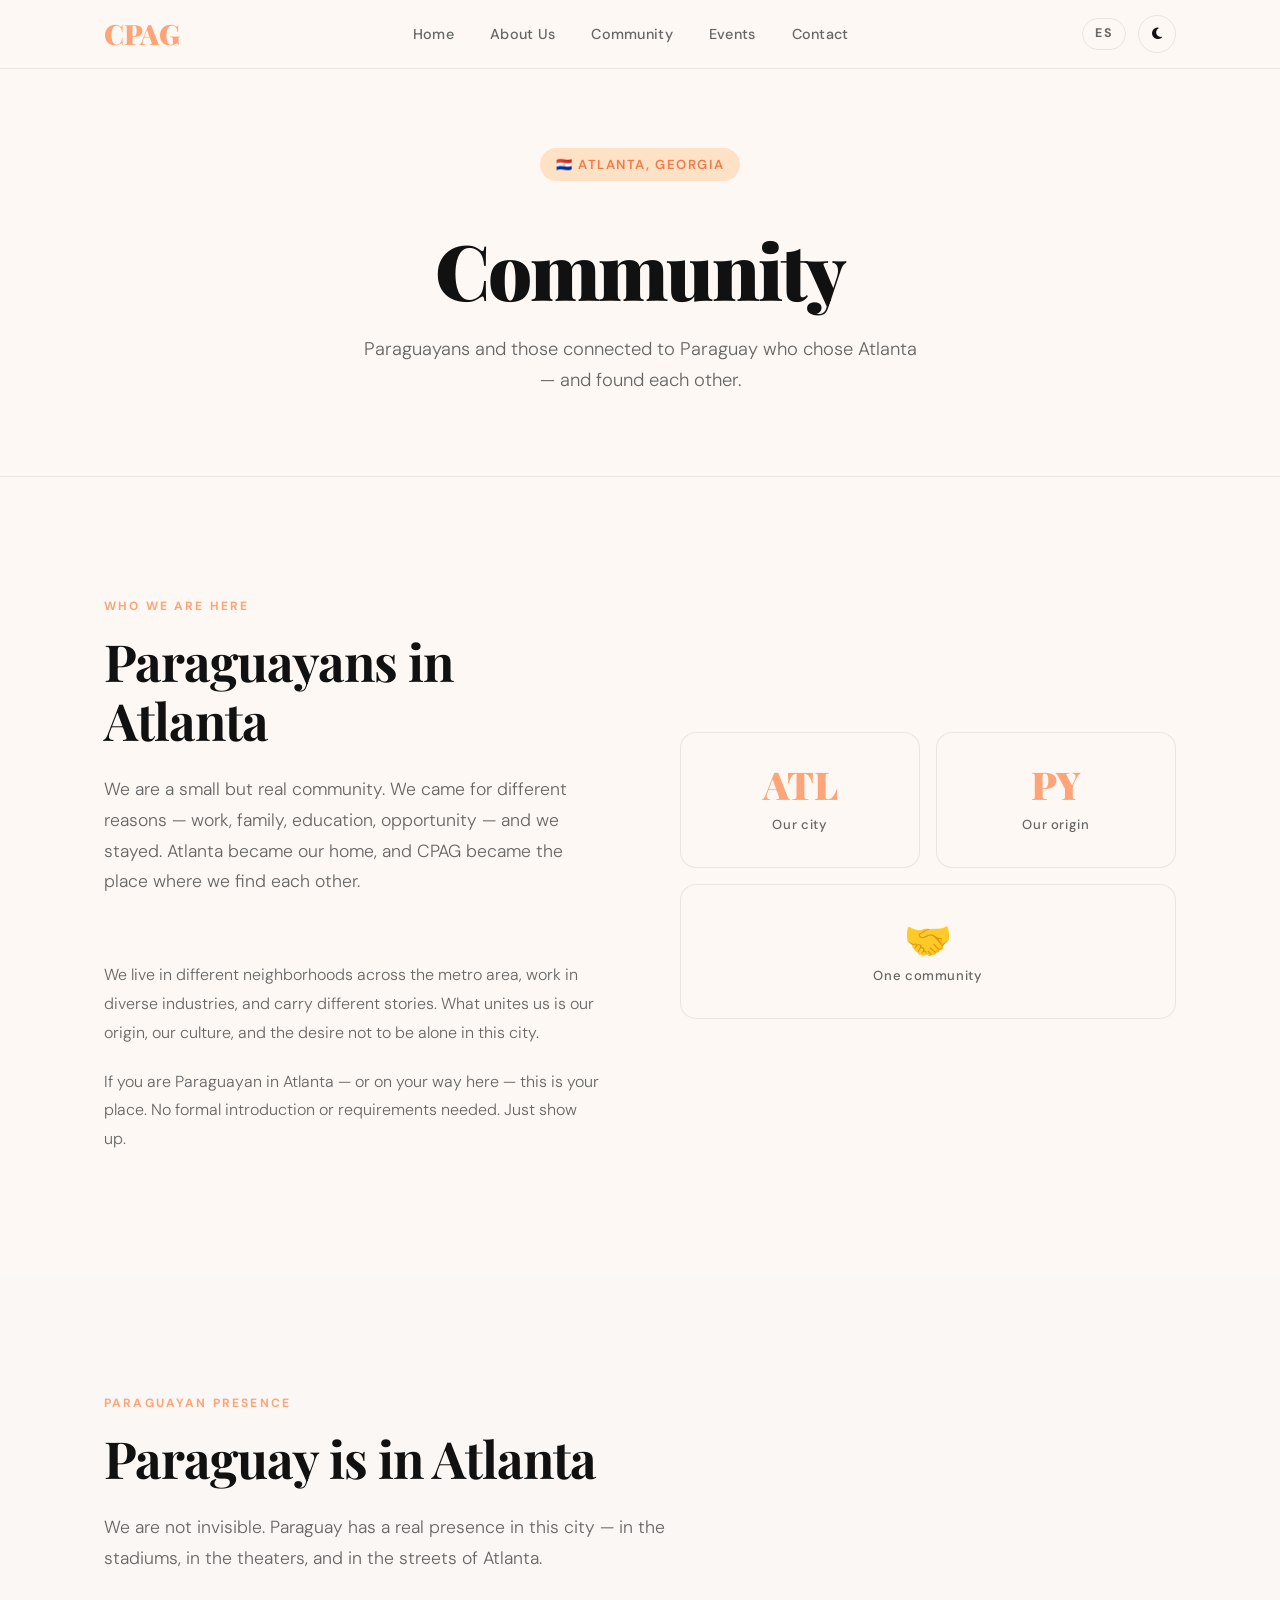
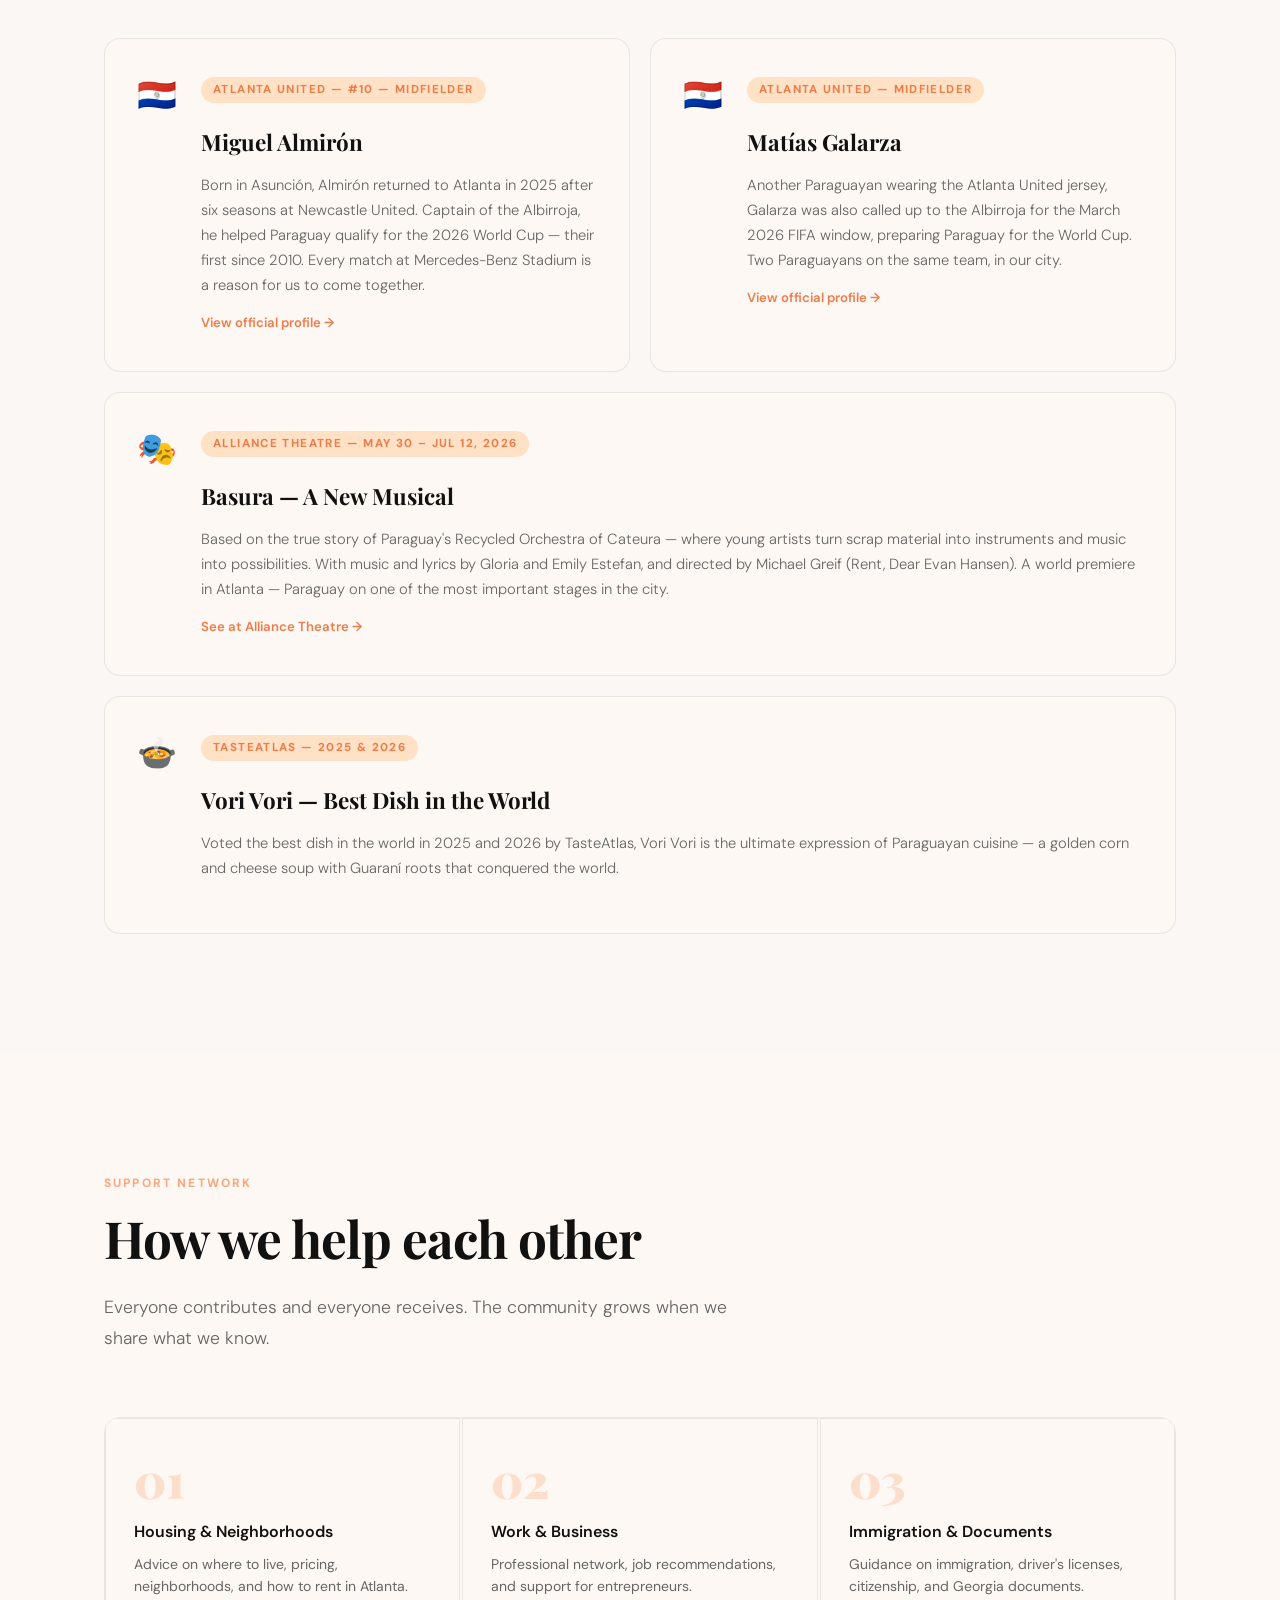
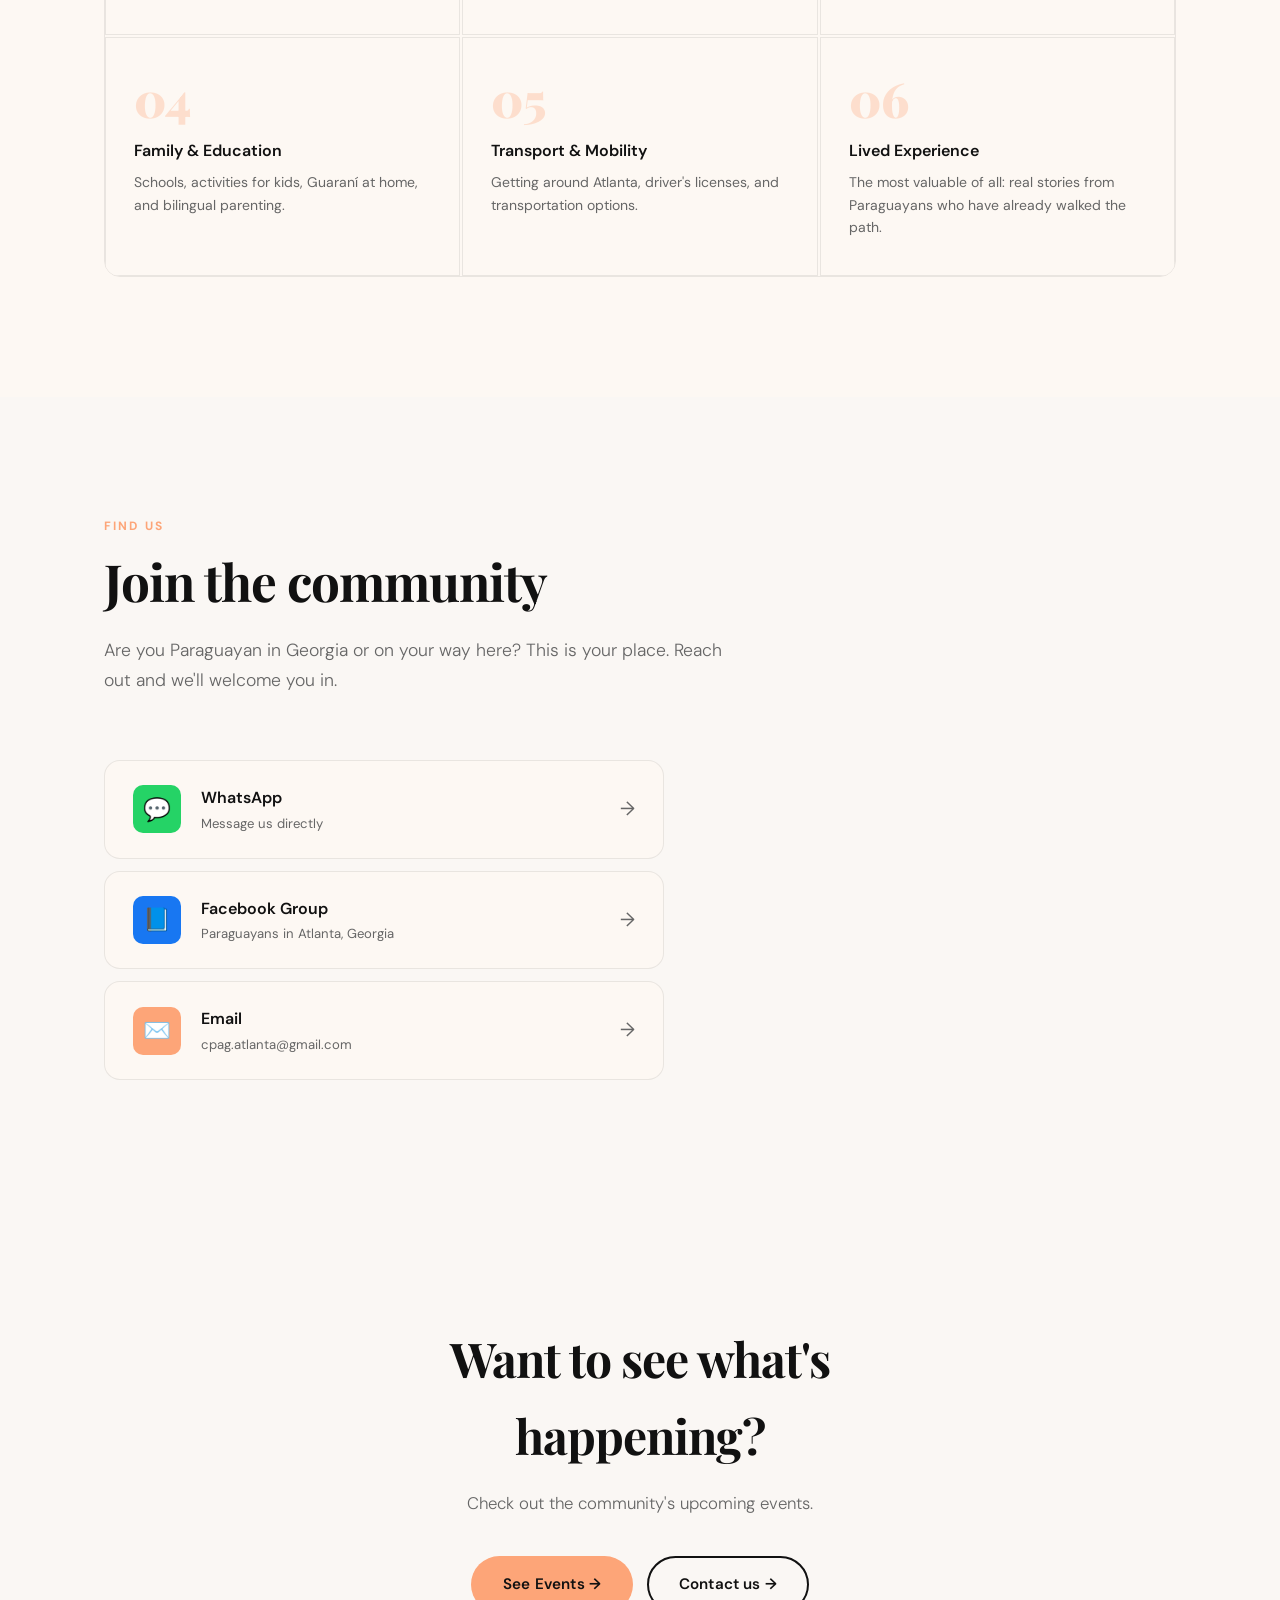
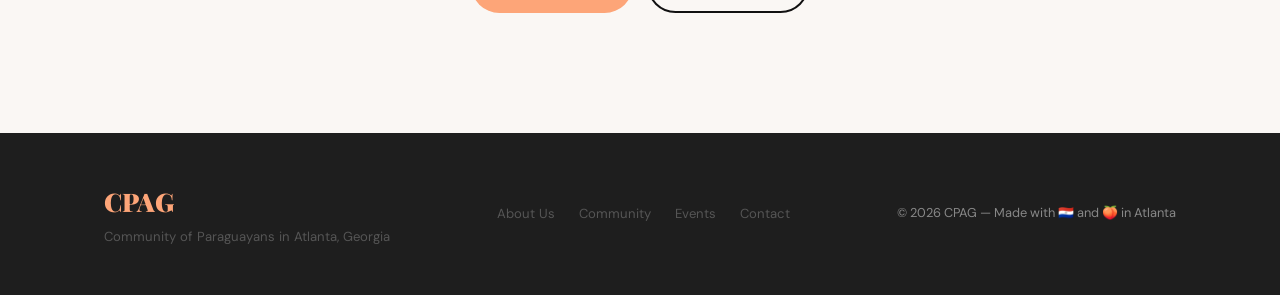
<file: communityen.html>
<!DOCTYPE html>
<html lang="en" data-theme="light">
<head>
  <meta charset="UTF-8" />
  <meta name="viewport" content="width=device-width, initial-scale=1.0" />
  <title>Community — CPAG</title>
  <link rel="preconnect" href="https://fonts.googleapis.com" />
  <link rel="preconnect" href="https://fonts.gstatic.com" crossorigin />
  <link href="https://fonts.googleapis.com/css2?family=Playfair+Display:ital,wght@0,700;0,900;1,700&family=DM+Sans:wght@300;400;500;600&display=swap" rel="stylesheet" />
  <link rel="stylesheet" href="styles/styles.css" />
  <link rel="stylesheet" href="https://cdnjs.cloudflare.com/ajax/libs/font-awesome/6.5.0/css/all.min.css" />
</head>
<body>

  <!-- ═══ NAVBAR ═══ -->
  <nav class="navbar" id="navbar">
    <div class="nav-inner">
      <a href="index-en.html" class="nav-logo">CPAG</a>
      <ul class="nav-links" id="navLinks">
        <li><a href="index-en.html" class="active">Home</a></li>
        <li><a href="abouten.html">About Us</a></li>
        <li><a href="communityen.html">Community</a></li>
        <li><a href="eventsen.html">Events</a></li>
        <li><a href="contact.html">Contact</a></li>
      </ul>
      <div class="nav-actions">
        <a href="communityes.html" class="lang-toggle" aria-label="Cambiar a Español">ES</a>
        <button id="themeBtn" class="theme-toggle-btn" aria-label="Toggle dark mode">
          <i class="theme-icon fas fa-moon"></i>
        </button>
        <button class="burger" id="burger" aria-label="Menu">
          <span></span><span></span><span></span>
        </button>
      </div>
    </div>
    <div class="mobile-menu" id="mobileMenu">
      <a href="index-en.html" class="mobile-link">Home</a>
      <a href="abouten.html" class="mobile-link">About Us</a>
      <a href="communityen.html" class="mobile-link">Community</a>
      <a href="eventsen.html" class="mobile-link">Events</a>
      <a href="contact.html" class="mobile-link">Contact</a>
      <a href="communityes.html" class="mobile-link lang-mobile">🌐 Español</a>
    </div>
  </nav>

  <!-- ═══ PAGE HEADER ═══ -->
  <section class="page-header">
    <div class="container">
      <div class="page-header-inner" data-anim>
        <div class="hero-badge">🇵🇾 Atlanta, Georgia</div>
        <h1 class="page-title">Community</h1>
        <p class="page-subtitle">
          Paraguayans and those connected to Paraguay who chose Atlanta — and found each other.
        </p>
      </div>
    </div>
  </section>

  <!-- ═══ PARAGUAYANS IN ATLANTA ═══ -->
  <section class="section community-intro" id="paraguayans">
    <div class="container">
      <div class="community-intro-grid">
        <div class="community-intro-text" data-anim>
          <div class="section-label">Who We Are Here</div>
          <h2 class="section-title">Paraguayans in Atlanta</h2>
          <p class="section-lead">
            We are a small but real community. We came for different reasons —
            work, family, education, opportunity — and we stayed. Atlanta became
            our home, and CPAG became the place where we find each other.
          </p>
          <p class="community-body">
            We live in different neighborhoods across the metro area, work in
            diverse industries, and carry different stories. What unites us is
            our origin, our culture, and the desire not to be alone in this city.
          </p>
          <p class="community-body">
            If you are Paraguayan in Atlanta — or on your way here — this is
            your place. No formal introduction or requirements needed. Just show up.
          </p>
        </div>
        <div class="community-intro-stat" data-anim>
          <div class="stat-card">
            <span class="stat-num">ATL</span>
            <span class="stat-label">Our city</span>
          </div>
          <div class="stat-card">
            <span class="stat-num">PY</span>
            <span class="stat-label">Our origin</span>
          </div>
          <div class="stat-card stat-card-full">
            <span class="stat-num">🤝</span>
            <span class="stat-label">One community</span>
          </div>
        </div>
      </div>
    </div>
  </section>

  <!-- ═══ OUR CONNECTIONS ═══ -->
  <section class="section connections-section" id="connections">
    <div class="container">
      <div class="section-label" data-anim>Paraguayan Presence</div>
      <h2 class="section-title" data-anim>Paraguay is in Atlanta</h2>
      <p class="section-lead" data-anim>
        We are not invisible. Paraguay has a real presence in this city —
        in the stadiums, in the theaters, and in the streets of Atlanta.
      </p>
      <div class="connections-grid">

        <div class="connection-card" data-anim>
          <div class="connection-flag">🇵🇾</div>
          <div class="connection-content">
            <div class="event-tag">Atlanta United — #10 — Midfielder</div>
            <h3>Miguel Almirón</h3>
            <p>
              Born in Asunción, Almirón returned to Atlanta in 2025 after six
              seasons at Newcastle United. Captain of the Albirroja, he helped
              Paraguay qualify for the 2026 World Cup — their first since 2010.
              Every match at Mercedes-Benz Stadium is a reason for us to
              come together.
            </p>
            <a href="https://www.atlutd.com/players/miguel-almiron/" target="_blank" class="connection-link">View official profile →</a>
          </div>
        </div>

        <div class="connection-card" data-anim>
          <div class="connection-flag">🇵🇾</div>
          <div class="connection-content">
            <div class="event-tag">Atlanta United — Midfielder</div>
            <h3>Matías Galarza</h3>
            <p>
              Another Paraguayan wearing the Atlanta United jersey, Galarza
              was also called up to the Albirroja for the March 2026 FIFA
              window, preparing Paraguay for the World Cup. Two Paraguayans
              on the same team, in our city.
            </p>
            <a href="https://www.atlutd.com/players/matias-galarza/" target="_blank" class="connection-link">View official profile →</a>
          </div>
        </div>

        <div class="connection-card connection-card-wide" data-anim>
          <div class="connection-flag">🎭</div>
          <div class="connection-content">
            <div class="event-tag">Alliance Theatre — May 30 – Jul 12, 2026</div>
            <h3>Basura — A New Musical</h3>
            <p>
              Based on the true story of Paraguay's Recycled Orchestra of
              Cateura — where young artists turn scrap material into instruments
              and music into possibilities. With music and lyrics by Gloria and
              Emily Estefan, and directed by Michael Greif (Rent, Dear Evan
              Hansen). A world premiere in Atlanta — Paraguay on one of the
              most important stages in the city.
            </p>
            <a href="https://www.alliancetheatre.org/production/2025-26/basura/" target="_blank" class="connection-link">See at Alliance Theatre →</a>
          </div>
        </div>

        <!-- VORI VORI — TASTEATLAS -->
          <div class="connection-card connection-card-wide" data-anim>
            <div class="connection-flag">🍲</div>
            <div class="connection-content">
              <div class="event-tag">TasteAtlas — 2025 & 2026</div>
                <h3>Vori Vori — Best Dish in the World</h3>
                <p>
                  Voted the best dish in the world in 2025 and 2026 by TasteAtlas,
                  Vori Vori is the ultimate expression of Paraguayan cuisine —
                  a golden corn and cheese soup with Guaraní roots that
                  conquered the world.
                </p>
              <div class="connection-instagram">
                <blockquote class="instagram-media" data-instgrm-captioned data-instgrm-permalink="https://www.instagram.com/reel/DXL7xa8CNwD/?utm_source=ig_embed&amp;utm_campaign=loading" data-instgrm-version="14" style="background:#FFF; border:0; border-radius:3px; box-shadow:0 0 1px 0 rgba(0,0,0,0.5),0 1px 10px 0 rgba(0,0,0,0.15); margin:0; max-width:100%; min-width:326px; padding:0; width:100%;"></blockquote>
                <script async src="//www.instagram.com/embed.js"></script>
              </div>
            </div>
          </div>

      </div>
    </div>
  </section>

  <!-- ═══ SUPPORT NETWORK ═══ -->
  <section class="section network-section" id="network">
    <div class="container">
      <div class="section-label" data-anim>Support Network</div>
      <h2 class="section-title" data-anim>How we help each other</h2>
      <p class="section-lead" data-anim>
        Everyone contributes and everyone receives. The community grows
        when we share what we know.
      </p>
      <div class="network-grid">
        <div class="network-item" data-anim>
          <div class="network-num">01</div>
          <h4>Housing & Neighborhoods</h4>
          <p>Advice on where to live, pricing, neighborhoods, and how to rent in Atlanta.</p>
        </div>
        <div class="network-item" data-anim>
          <div class="network-num">02</div>
          <h4>Work & Business</h4>
          <p>Professional network, job recommendations, and support for entrepreneurs.</p>
        </div>
        <div class="network-item" data-anim>
          <div class="network-num">03</div>
          <h4>Immigration & Documents</h4>
          <p>Guidance on immigration, driver's licenses, citizenship, and Georgia documents.</p>
        </div>
        <div class="network-item" data-anim>
          <div class="network-num">04</div>
          <h4>Family & Education</h4>
          <p>Schools, activities for kids, Guaraní at home, and bilingual parenting.</p>
        </div>
        <div class="network-item" data-anim>
          <div class="network-num">05</div>
          <h4>Transport & Mobility</h4>
          <p>Getting around Atlanta, driver's licenses, and transportation options.</p>
        </div>
        <div class="network-item" data-anim>
          <div class="network-num">06</div>
          <h4>Lived Experience</h4>
          <p>The most valuable of all: real stories from Paraguayans who have already walked the path.</p>
        </div>
      </div>
    </div>
  </section>

  <!-- ═══ FIND US ═══ -->
  <section class="section contact-section" id="findus">
    <div class="container">
      <div class="section-label" data-anim>Find Us</div>
      <h2 class="section-title" data-anim>Join the community</h2>
      <p class="section-lead" data-anim>
        Are you Paraguayan in Georgia or on your way here? This is your place.
        Reach out and we'll welcome you in.
      </p>
      <div class="contact-cards">
        <a href="https://wa.me/YOURNUMBER" target="_blank" class="contact-card" data-anim>
          <div class="contact-icon" style="background: #25D366;">💬</div>
          <div>
            <h4>WhatsApp</h4>
            <p>Message us directly</p>
          </div>
          <span class="contact-arrow">→</span>
        </a>
        <a href="https://www.facebook.com/groups/paraguayosresidentesenatlantageorgia" target="_blank" class="contact-card" data-anim>
          <div class="contact-icon" style="background: #1877F2;">📘</div>
          <div>
            <h4>Facebook Group</h4>
            <p>Paraguayans in Atlanta, Georgia</p>
          </div>
          <span class="contact-arrow">→</span>
        </a>
        <a href="mailto:cpag.atlanta@gmail.com" class="contact-card" data-anim>
          <div class="contact-icon" style="background: var(--peach);">✉️</div>
          <div>
            <h4>Email</h4>
            <p>cpag.atlanta@gmail.com</p>
          </div>
          <span class="contact-arrow">→</span>
        </a>
      </div>
    </div>
  </section>

  <!-- ═══ CTA ═══ -->
  <section class="section cta-section">
    <div class="container">
      <div class="cta-inner" data-anim>
        <h2 class="cta-title">Want to see what's happening?</h2>
        <p class="cta-sub">Check out the community's upcoming events.</p>
        <div class="cta-actions">
          <a href="eventsen.html" class="btn btn-primary">See Events →</a>
          <a href="contacten.html" class="btn btn-outline">Contact us →</a>
        </div>
      </div>
    </div>
  </section>

  <!-- ═══ FOOTER ═══ -->
  <footer class="footer">
    <div class="container footer-inner">
      <div class="footer-brand">
        <span class="footer-logo">CPAG</span>
        <p>Community of Paraguayans in Atlanta, Georgia</p>
      </div>
      <div class="footer-nav">
        <a href="abouten.html">About Us</a>
        <a href="communityen.html">Community</a>
        <a href="eventsen.html">Events</a>
        <a href="contact.html">Contact</a>
      </div>
      <div class="footer-copy">
        <p>© 2026 CPAG — Made with 🇵🇾 and 🍑 in Atlanta</p>
      </div>
    </div>
  </footer>

  <script src="js/script.js"></script>
</body>
</html>
</file>
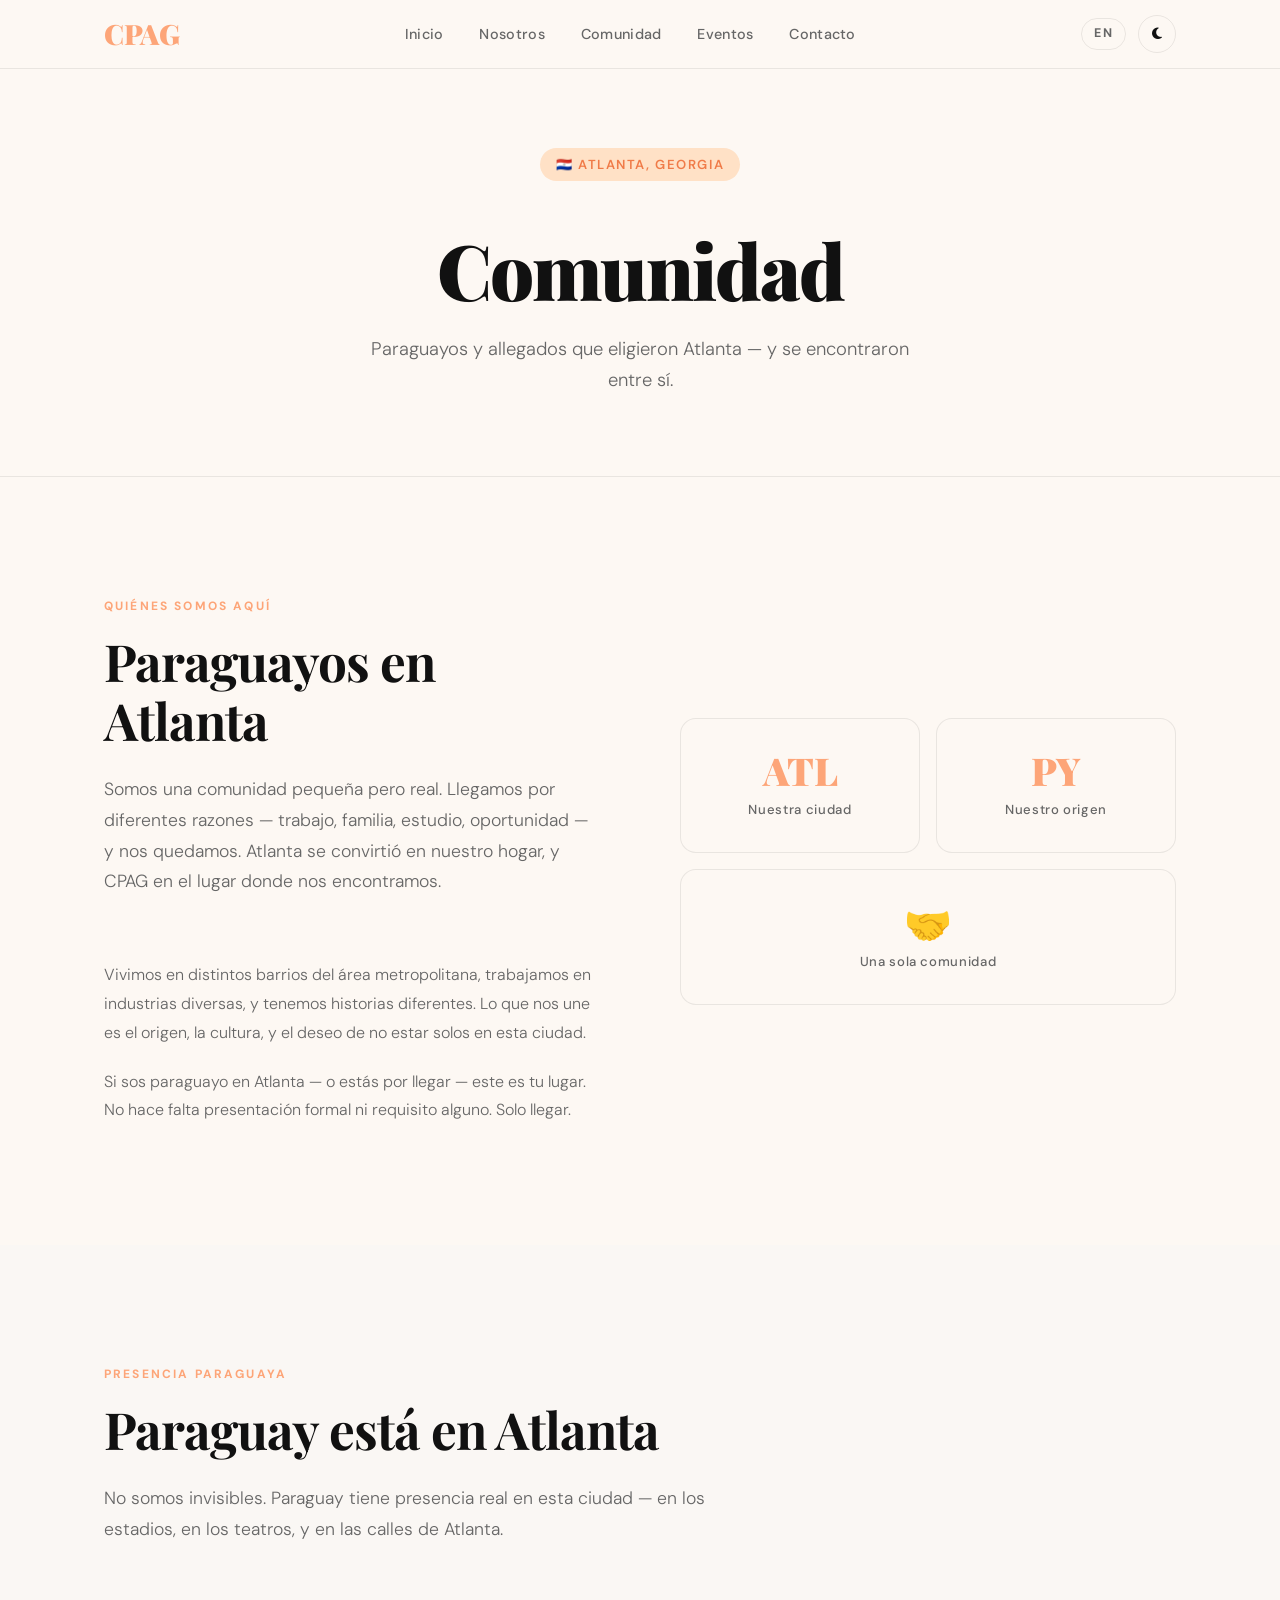
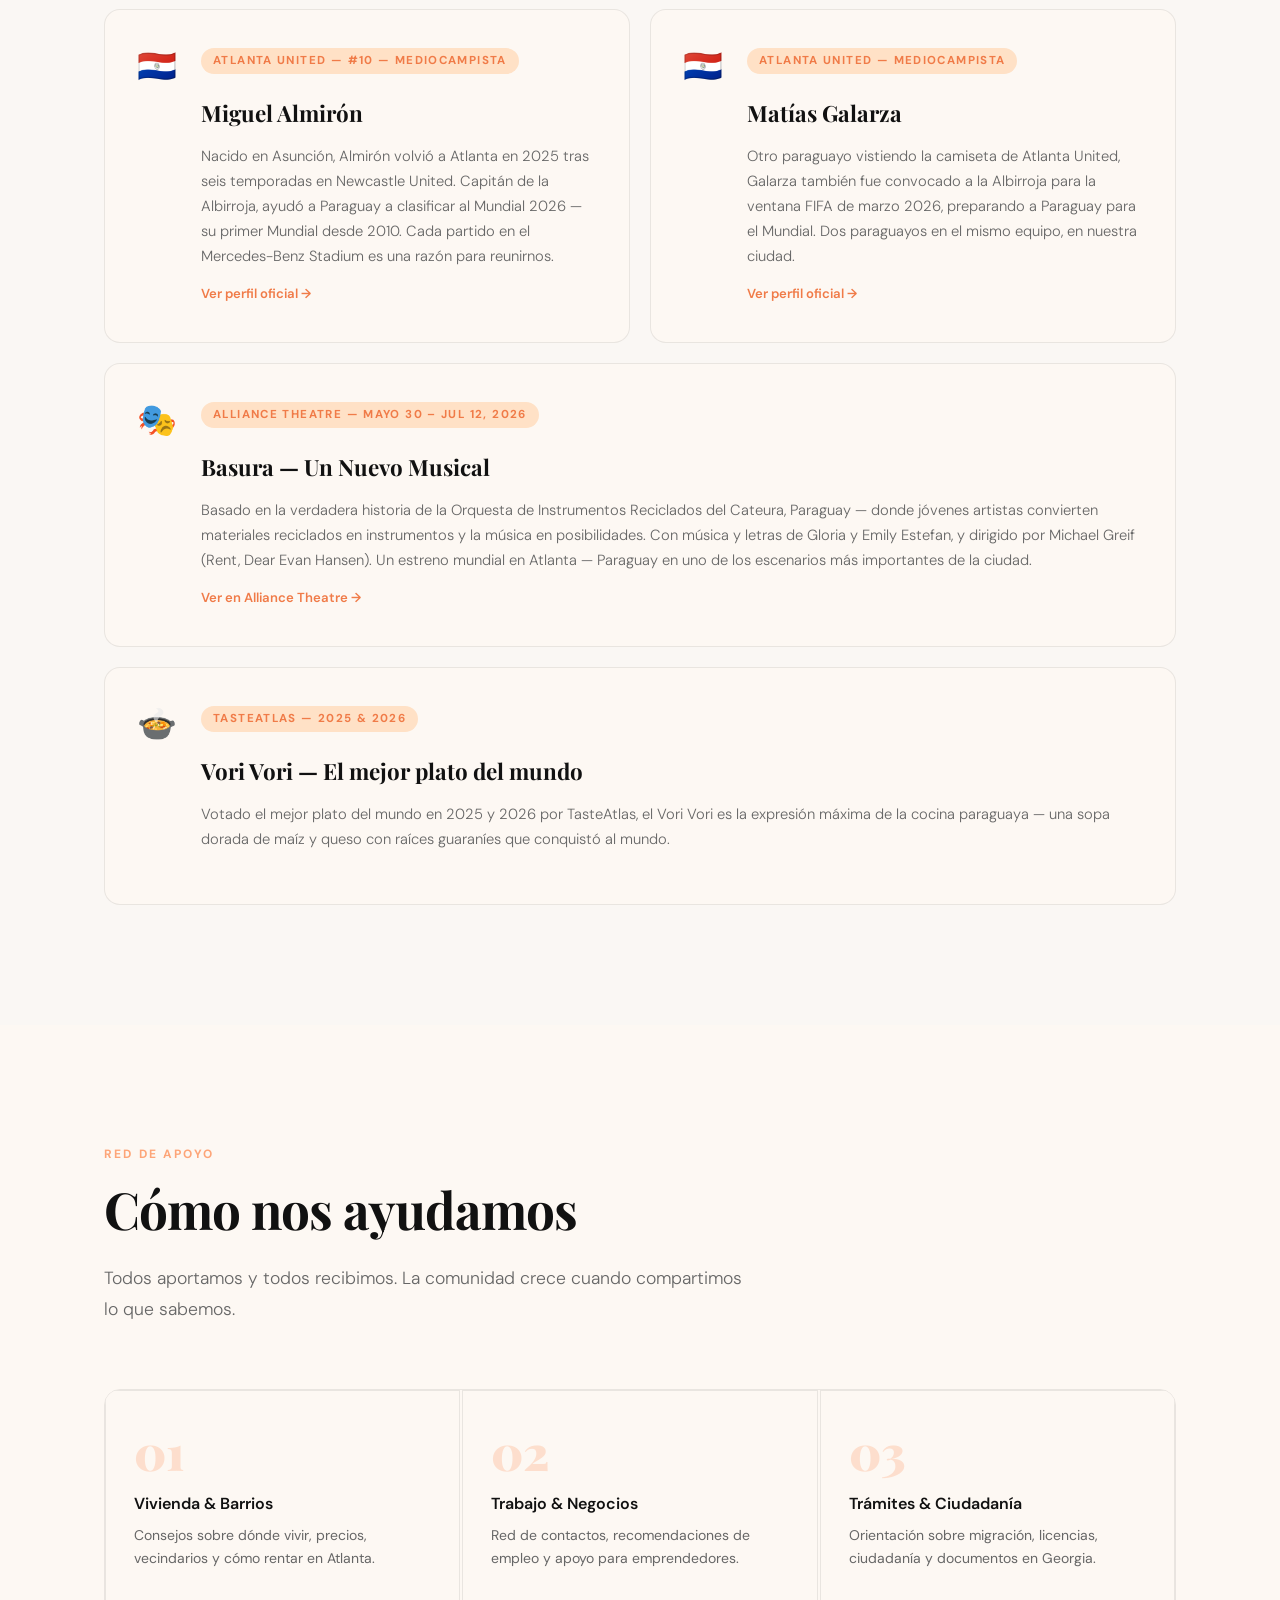
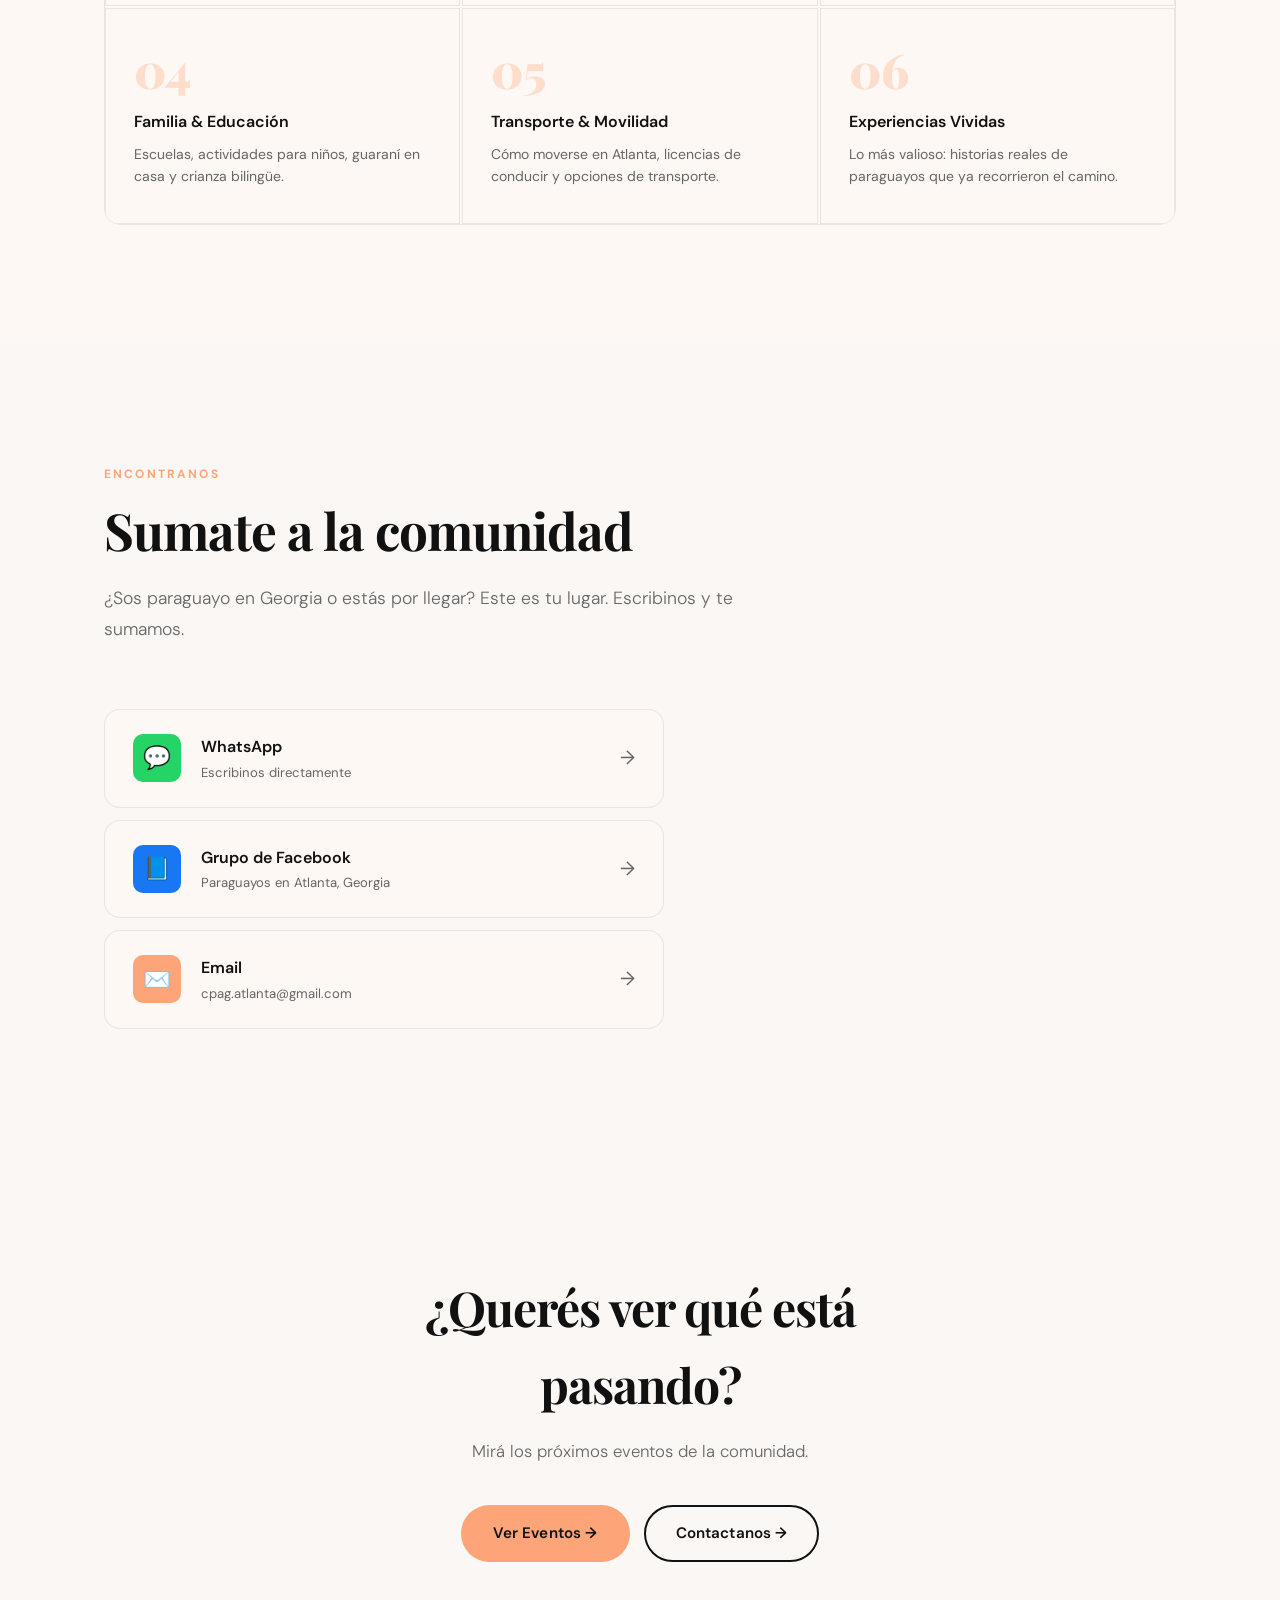
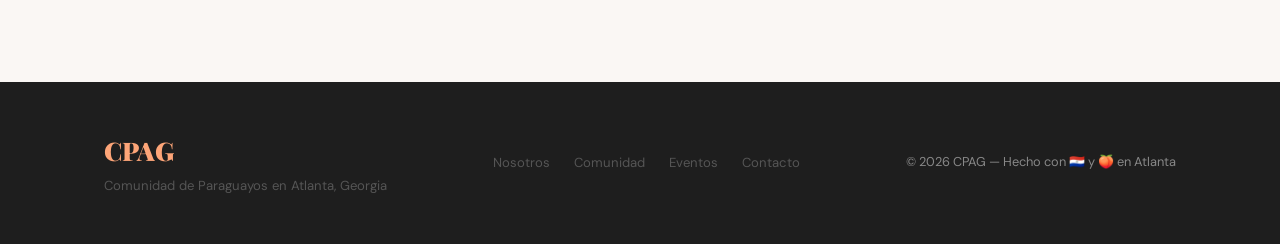
<file: communityes.html>
<!DOCTYPE html>
<html lang="es" data-theme="light">
<head>
  <meta charset="UTF-8" />
  <meta name="viewport" content="width=device-width, initial-scale=1.0" />
  <title>Comunidad — CPAG</title>
  <link rel="preconnect" href="https://fonts.googleapis.com" />
  <link rel="preconnect" href="https://fonts.gstatic.com" crossorigin />
  <link href="https://fonts.googleapis.com/css2?family=Playfair+Display:ital,wght@0,700;0,900;1,700&family=DM+Sans:wght@300;400;500;600&display=swap" rel="stylesheet" />
  <link rel="stylesheet" href="styles/styles.css" />
  <link rel="stylesheet" href="https://cdnjs.cloudflare.com/ajax/libs/font-awesome/6.5.0/css/all.min.css" />
</head>
<body>

  <!-- ═══ NAVBAR ═══ -->
  <nav class="navbar" id="navbar">
    <div class="nav-inner">
      <a href="index.html" class="nav-logo">CPAG</a>
      <ul class="nav-links" id="navLinks">
        <li><a href="index.html">Inicio</a></li>
        <li><a href="aboutes.html">Nosotros</a></li>
        <li><a href="communityes.html">Comunidad</a></li>
        <li><a href="eventses.html">Eventos</a></li>
        <li><a href="contact.html">Contacto</a></li>
      </ul>
      <div class="nav-actions">
        <a href="communityen.html" class="lang-toggle" aria-label="Switch to English">EN</a>
        <button id="themeBtn" class="theme-toggle-btn" aria-label="Toggle dark mode">
          <i class="theme-icon fas fa-moon"></i>
        </button>
        <button class="burger" id="burger" aria-label="Menu">
          <span></span><span></span><span></span>
        </button>
      </div>
    </div>
    <div class="mobile-menu" id="mobileMenu">
      <a href="index.html" class="mobile-link">Inicio</a>
      <a href="aboutes.html" class="mobile-link">Nosotros</a>
      <a href="communityes.html" class="mobile-link">Comunidad</a>
      <a href="eventses.html" class="mobile-link">Eventos</a>
      <a href="contact.html" class="mobile-link">Contacto</a>
      <a href="communityen.html" class="mobile-link lang-mobile">🌐 English</a>
    </div>
  </nav>

  <!-- ═══ PAGE HEADER ═══ -->
  <section class="page-header">
    <div class="container">
      <div class="page-header-inner" data-anim>
        <div class="hero-badge">🇵🇾 Atlanta, Georgia</div>
        <h1 class="page-title">Comunidad</h1>
        <p class="page-subtitle">
          Paraguayos y allegados que eligieron Atlanta — y se encontraron entre sí.
        </p>
      </div>
    </div>
  </section>

  <!-- ═══ PARAGUAYOS EN ATLANTA ═══ -->
  <section class="section community-intro" id="paraguayos">
    <div class="container">
      <div class="community-intro-grid">
        <div class="community-intro-text" data-anim>
          <div class="section-label">Quiénes Somos Aquí</div>
          <h2 class="section-title">Paraguayos en Atlanta</h2>
          <p class="section-lead">
            Somos una comunidad pequeña pero real. Llegamos por diferentes razones —
            trabajo, familia, estudio, oportunidad — y nos quedamos. Atlanta se
            convirtió en nuestro hogar, y CPAG en el lugar donde nos encontramos.
          </p>
          <p class="community-body">
            Vivimos en distintos barrios del área metropolitana, trabajamos en industrias
            diversas, y tenemos historias diferentes. Lo que nos une es el origen,
            la cultura, y el deseo de no estar solos en esta ciudad.
          </p>
          <p class="community-body">
            Si sos paraguayo en Atlanta — o estás por llegar — este es tu lugar.
            No hace falta presentación formal ni requisito alguno. Solo llegar.
          </p>
        </div>
        <div class="community-intro-stat" data-anim>
          <div class="stat-card">
            <span class="stat-num">ATL</span>
            <span class="stat-label">Nuestra ciudad</span>
          </div>
          <div class="stat-card">
            <span class="stat-num">PY</span>
            <span class="stat-label">Nuestro origen</span>
          </div>
          <div class="stat-card stat-card-full">
            <span class="stat-num">🤝</span>
            <span class="stat-label">Una sola comunidad</span>
          </div>
        </div>
      </div>
    </div>
  </section>

  <!-- ═══ NUESTRAS CONEXIONES ═══ -->
  <section class="section connections-section" id="conexiones">
    <div class="container">
      <div class="section-label" data-anim>Presencia Paraguaya</div>
      <h2 class="section-title" data-anim>Paraguay está en Atlanta</h2>
      <p class="section-lead" data-anim>
        No somos invisibles. Paraguay tiene presencia real en esta ciudad —
        en los estadios, en los teatros, y en las calles de Atlanta.
      </p>
      <div class="connections-grid">

        <div class="connection-card" data-anim>
          <div class="connection-flag">🇵🇾</div>
          <div class="connection-content">
            <div class="event-tag">Atlanta United — #10 — Mediocampista</div>
            <h3>Miguel Almirón</h3>
            <p>
              Nacido en Asunción, Almirón volvió a Atlanta en 2025 tras seis
              temporadas en Newcastle United. Capitán de la Albirroja, ayudó
              a Paraguay a clasificar al Mundial 2026 — su primer Mundial desde
              2010. Cada partido en el Mercedes-Benz Stadium es una razón para
              reunirnos.
            </p>
            <a href="https://www.atlutd.com/players/miguel-almiron/" target="_blank" class="connection-link">Ver perfil oficial →</a>
          </div>
        </div>

        <div class="connection-card" data-anim>
          <div class="connection-flag">🇵🇾</div>
          <div class="connection-content">
            <div class="event-tag">Atlanta United — Mediocampista</div>
            <h3>Matías Galarza</h3>
            <p>
              Otro paraguayo vistiendo la camiseta de Atlanta United, Galarza
              también fue convocado a la Albirroja para la ventana FIFA de marzo
              2026, preparando a Paraguay para el Mundial. Dos paraguayos en el
              mismo equipo, en nuestra ciudad.
            </p>
            <a href="https://www.atlutd.com/players/matias-galarza/" target="_blank" class="connection-link">Ver perfil oficial →</a>
          </div>
        </div>

        <div class="connection-card connection-card-wide" data-anim>
          <div class="connection-flag">🎭</div>
          <div class="connection-content">
            <div class="event-tag">Alliance Theatre — Mayo 30 – Jul 12, 2026</div>
            <h3>Basura — Un Nuevo Musical</h3>
            <p>
              Basado en la verdadera historia de la Orquesta de Instrumentos
              Reciclados del Cateura, Paraguay — donde jóvenes artistas
              convierten materiales reciclados en instrumentos y la música
              en posibilidades. Con música y letras de Gloria y Emily Estefan,
              y dirigido por Michael Greif (Rent, Dear Evan Hansen). Un estreno
              mundial en Atlanta — Paraguay en uno de los escenarios más
              importantes de la ciudad.
            </p>
            <a href="https://www.alliancetheatre.org/production/2025-26/basura/" target="_blank" class="connection-link">Ver en Alliance Theatre →</a>
          </div>
        </div>

        <!-- VORI VORI — TASTEATLAS -->
        <div class="connection-card connection-card-wide" data-anim>
          <div class="connection-flag">🍲</div>
          <div class="connection-content">
            <div class="event-tag">TasteAtlas — 2025 & 2026</div>
            <h3>Vori Vori — El mejor plato del mundo</h3>
            <p>
              Votado el mejor plato del mundo en 2025 y 2026 por TasteAtlas,
              el Vori Vori es la expresión máxima de la cocina paraguaya —
              una sopa dorada de maíz y queso con raíces guaraníes que
              conquistó al mundo.
            </p>
            <div class="connection-instagram">
              <blockquote class="instagram-media" data-instgrm-captioned data-instgrm-permalink="https://www.instagram.com/reel/DXL7xa8CNwD/?utm_source=ig_embed&amp;utm_campaign=loading" data-instgrm-version="14" style="background:#FFF; border:0; border-radius:3px; box-shadow:0 0 1px 0 rgba(0,0,0,0.5),0 1px 10px 0 rgba(0,0,0,0.15); margin:0; max-width:100%; min-width:326px; padding:0; width:100%;"></blockquote>
              <script async src="//www.instagram.com/embed.js"></script>
            </div>
          </div>
        </div>

      </div>
    </div>
  </section>

  <!-- ═══ RED DE APOYO ═══ -->
  <section class="section network-section" id="red">
    <div class="container">
      <div class="section-label" data-anim>Red de Apoyo</div>
      <h2 class="section-title" data-anim>Cómo nos ayudamos</h2>
      <p class="section-lead" data-anim>
        Todos aportamos y todos recibimos. La comunidad crece cuando
        compartimos lo que sabemos.
      </p>
      <div class="network-grid">
        <div class="network-item" data-anim>
          <div class="network-num">01</div>
          <h4>Vivienda & Barrios</h4>
          <p>Consejos sobre dónde vivir, precios, vecindarios y cómo rentar en Atlanta.</p>
        </div>
        <div class="network-item" data-anim>
          <div class="network-num">02</div>
          <h4>Trabajo & Negocios</h4>
          <p>Red de contactos, recomendaciones de empleo y apoyo para emprendedores.</p>
        </div>
        <div class="network-item" data-anim>
          <div class="network-num">03</div>
          <h4>Trámites & Ciudadanía</h4>
          <p>Orientación sobre migración, licencias, ciudadanía y documentos en Georgia.</p>
        </div>
        <div class="network-item" data-anim>
          <div class="network-num">04</div>
          <h4>Familia & Educación</h4>
          <p>Escuelas, actividades para niños, guaraní en casa y crianza bilingüe.</p>
        </div>
        <div class="network-item" data-anim>
          <div class="network-num">05</div>
          <h4>Transporte & Movilidad</h4>
          <p>Cómo moverse en Atlanta, licencias de conducir y opciones de transporte.</p>
        </div>
        <div class="network-item" data-anim>
          <div class="network-num">06</div>
          <h4>Experiencias Vividas</h4>
          <p>Lo más valioso: historias reales de paraguayos que ya recorrieron el camino.</p>
        </div>
      </div>
    </div>
  </section>

  <!-- ═══ ENCONTRANOS ═══ -->
  <section class="section contact-section" id="encontranos">
    <div class="container">
      <div class="section-label" data-anim>Encontranos</div>
      <h2 class="section-title" data-anim>Sumate a la comunidad</h2>
      <p class="section-lead" data-anim>
        ¿Sos paraguayo en Georgia o estás por llegar? Este es tu lugar.
        Escribinos y te sumamos.
      </p>
      <div class="contact-cards">
        <a href="https://wa.me/YOURNUMBER" target="_blank" class="contact-card" data-anim>
          <div class="contact-icon" style="background: #25D366;">💬</div>
          <div>
            <h4>WhatsApp</h4>
            <p>Escribinos directamente</p>
          </div>
          <span class="contact-arrow">→</span>
        </a>
        <a href="https://www.facebook.com/groups/paraguayosresidentesenatlantageorgia" target="_blank" class="contact-card" data-anim>
          <div class="contact-icon" style="background: #1877F2;">📘</div>
          <div>
            <h4>Grupo de Facebook</h4>
            <p>Paraguayos en Atlanta, Georgia</p>
          </div>
          <span class="contact-arrow">→</span>
        </a>
        <a href="mailto:cpag.atlanta@gmail.com" class="contact-card" data-anim>
          <div class="contact-icon" style="background: var(--peach);">✉️</div>
          <div>
            <h4>Email</h4>
            <p>cpag.atlanta@gmail.com</p>
          </div>
          <span class="contact-arrow">→</span>
        </a>
      </div>
    </div>
  </section>

  <!-- ═══ CTA ═══ -->
  <section class="section cta-section">
    <div class="container">
      <div class="cta-inner" data-anim>
        <h2 class="cta-title">¿Querés ver qué está pasando?</h2>
        <p class="cta-sub">Mirá los próximos eventos de la comunidad.</p>
        <div class="cta-actions">
          <a href="eventses.html" class="btn btn-primary">Ver Eventos →</a>
          <a href="contactes.html" class="btn btn-outline">Contactanos →</a>
        </div>
      </div>
    </div>
  </section>

  <!-- ═══ FOOTER ═══ -->
  <footer class="footer">
    <div class="container footer-inner">
      <div class="footer-brand">
        <span class="footer-logo">CPAG</span>
        <p>Comunidad de Paraguayos en Atlanta, Georgia</p>
      </div>
      <div class="footer-nav">
        <a href="aboutes.html">Nosotros</a>
        <a href="communityes.html">Comunidad</a>
        <a href="eventses.html">Eventos</a>
        <a href="contact.html">Contacto</a>
      </div>
      <div class="footer-copy">
        <p>© 2026 CPAG — Hecho con 🇵🇾 y 🍑 en Atlanta</p>
      </div>
    </div>
  </footer>

  <script src="js/script.js"></script>
</body>
</html>
</file>
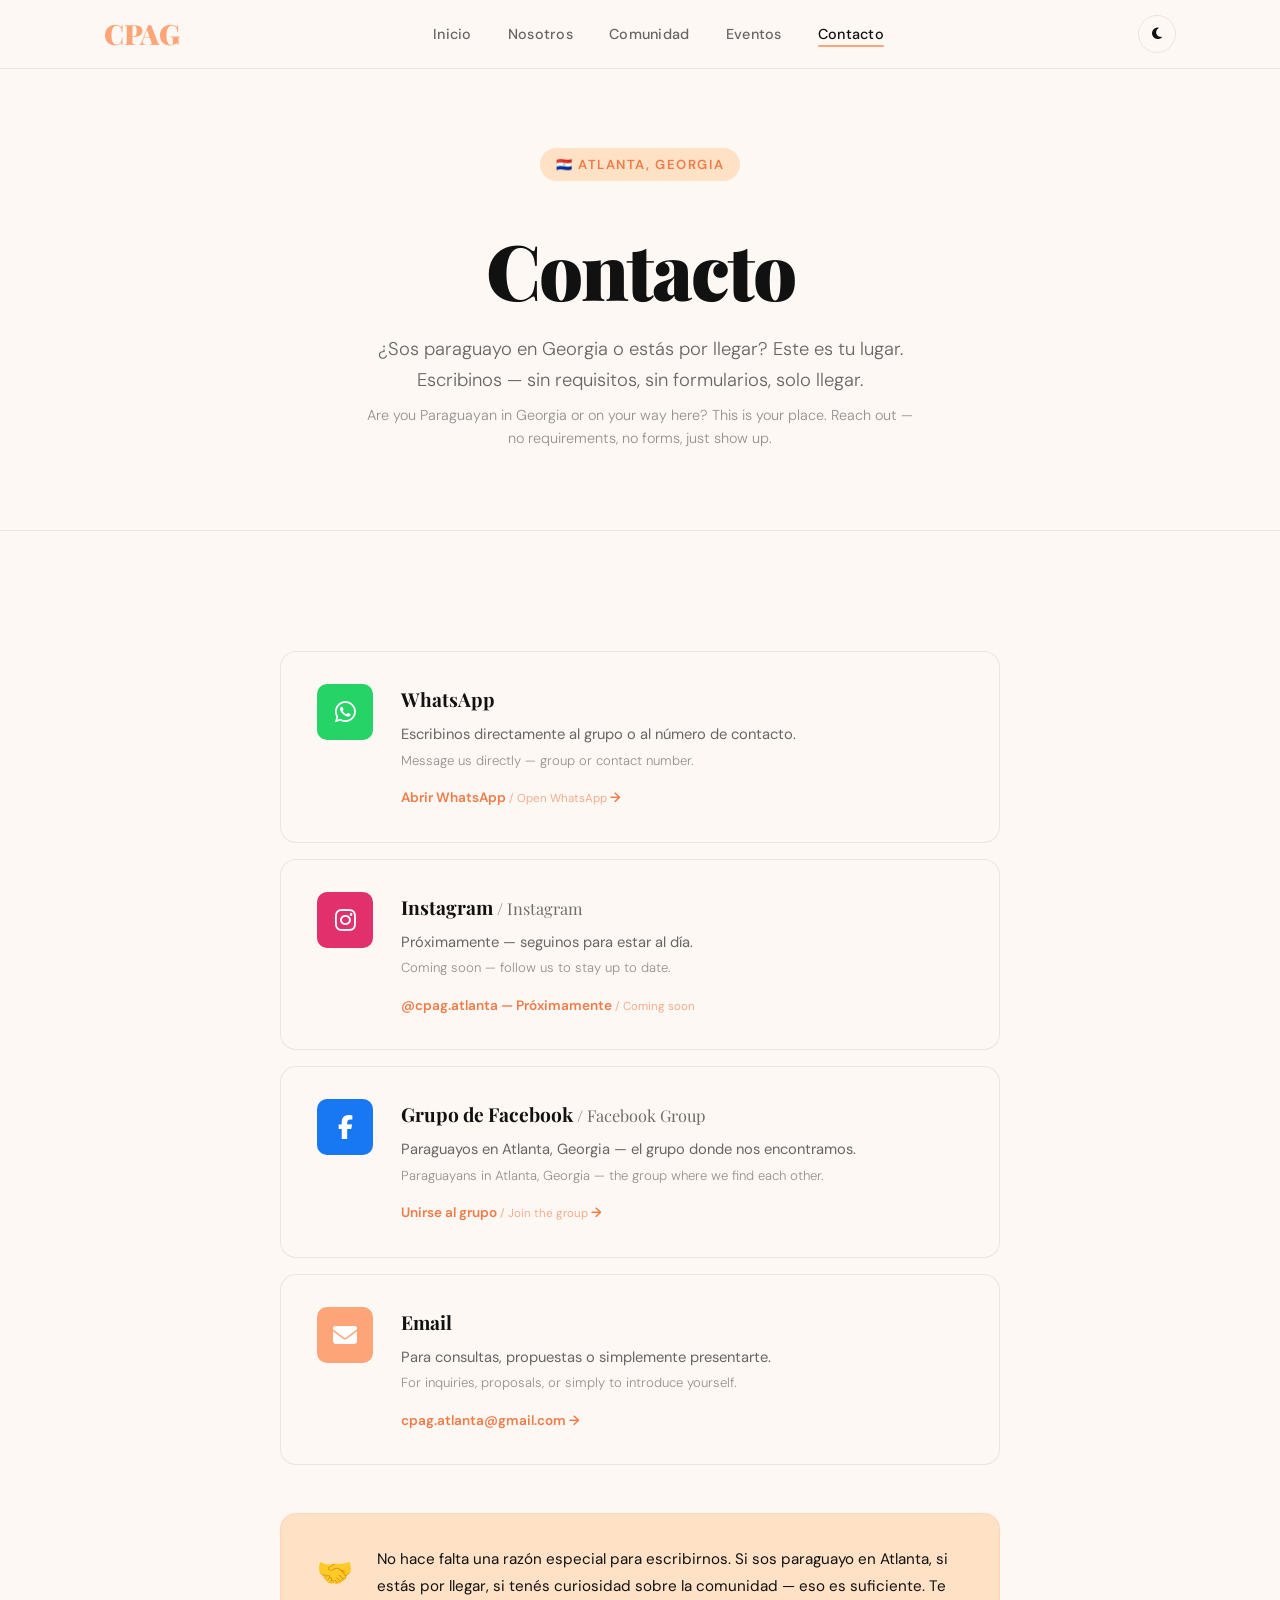
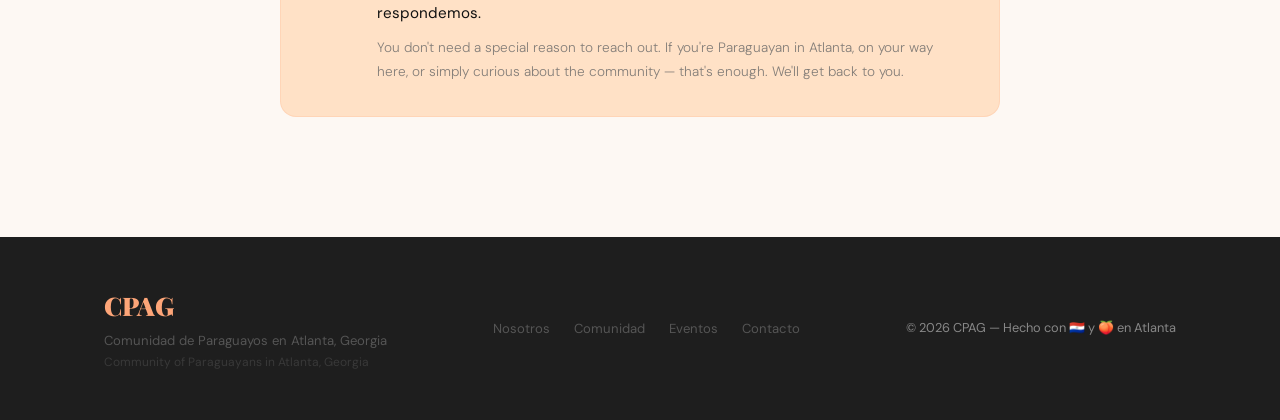
<file: contact.html>
<!DOCTYPE html>
<html lang="es" data-theme="light">
<head>
  <meta charset="UTF-8" />
  <meta name="viewport" content="width=device-width, initial-scale=1.0" />
  <title>Contacto — CPAG</title>
  <link rel="preconnect" href="https://fonts.googleapis.com" />
  <link rel="preconnect" href="https://fonts.gstatic.com" crossorigin />
  <link href="https://fonts.googleapis.com/css2?family=Playfair+Display:ital,wght@0,700;0,900;1,700&family=DM+Sans:wght@300;400;500;600&display=swap" rel="stylesheet" />
  <link rel="stylesheet" href="styles/styles.css" />
  <link rel="stylesheet" href="https://cdnjs.cloudflare.com/ajax/libs/font-awesome/6.5.0/css/all.min.css" />
</head>
<body>

  <!-- ═══ NAVBAR ═══ -->
  <nav class="navbar" id="navbar">
    <div class="nav-inner">
      <a href="index.html" class="nav-logo">CPAG</a>
      <ul class="nav-links" id="navLinks">
        <li><a href="index.html">Inicio</a></li>
        <li><a href="aboutes.html">Nosotros</a></li>
        <li><a href="communityes.html">Comunidad</a></li>
        <li><a href="eventses.html">Eventos</a></li>
        <li><a href="contact.html" class="active">Contacto</a></li>
      </ul>
      <div class="nav-actions">
        <button id="themeBtn" class="theme-toggle-btn" aria-label="Toggle dark mode">
          <i class="theme-icon fas fa-moon"></i>
        </button>
        <button class="burger" id="burger" aria-label="Menu">
          <span></span><span></span><span></span>
        </button>
      </div>
    </div>
    <div class="mobile-menu" id="mobileMenu">
      <a href="index.html" class="mobile-link">Inicio</a>
      <a href="aboutes.html" class="mobile-link">Nosotros</a>
      <a href="communityes.html" class="mobile-link">Comunidad</a>
      <a href="eventses.html" class="mobile-link">Eventos</a>
      <a href="contact.html" class="mobile-link">Contacto</a>
    </div>
  </nav>

  <!-- ═══ PAGE HEADER ═══ -->
  <section class="page-header">
    <div class="container">
      <div class="page-header-inner" data-anim>
        <div class="hero-badge">🇵🇾 Atlanta, Georgia</div>
        <h1 class="page-title">Contacto</h1>
        <p class="page-subtitle">
          ¿Sos paraguayo en Georgia o estás por llegar? Este es tu lugar.
          Escribinos — sin requisitos, sin formularios, solo llegar.
        </p>
        <p class="page-subtitle-en">
          Are you Paraguayan in Georgia or on your way here? This is your place.
          Reach out — no requirements, no forms, just show up.
        </p>
      </div>
    </div>
  </section>

  <!-- ═══ CONTACT CARDS ═══ -->
  <section class="section contact-page-section">
    <div class="container">

      <div class="contact-page-grid">

        <!-- WHATSAPP -->
        <a href="https://wa.me/YOURNUMBER" target="_blank" class="contact-page-card" data-anim>
          <div class="contact-page-icon" style="background: #25D366;">
            <i class="fab fa-whatsapp"></i>
          </div>
          <div class="contact-page-body">
            <h3>WhatsApp</h3>
            <p class="contact-page-desc">Escribinos directamente al grupo o al número de contacto.</p>
            <p class="contact-page-desc-en">Message us directly — group or contact number.</p>
            <span class="contact-page-action">Abrir WhatsApp <span class="en-inline">/ Open WhatsApp</span> →</span>
          </div>
        </a>

        <!-- INSTAGRAM -->
        <a href="#" class="contact-page-card contact-card-disabled" data-anim>
          <div class="contact-page-icon" style="background: #E1306C;">
            <i class="fab fa-instagram"></i>
          </div>
          <div class="contact-page-body">
            <h3>Instagram <span class="en-inline">/ Instagram</span></h3>
            <p class="contact-page-desc">Próximamente — seguinos para estar al día.</p>
            <p class="contact-page-desc-en">Coming soon — follow us to stay up to date.</p>
            <span class="contact-page-action">@cpag.atlanta — Próximamente <span class="en-inline">/ Coming soon</span></span>
          </div>
        </a>

        <!-- FACEBOOK -->
        <a href="https://www.facebook.com/groups/paraguayosresidentesenatlantageorgia" target="_blank" class="contact-page-card" data-anim>
          <div class="contact-page-icon" style="background: #1877F2;">
            <i class="fab fa-facebook-f"></i>
          </div>
          <div class="contact-page-body">
            <h3>Grupo de Facebook <span class="en-inline">/ Facebook Group</span></h3>
            <p class="contact-page-desc">Paraguayos en Atlanta, Georgia — el grupo donde nos encontramos.</p>
            <p class="contact-page-desc-en">Paraguayans in Atlanta, Georgia — the group where we find each other.</p>
            <span class="contact-page-action">Unirse al grupo <span class="en-inline">/ Join the group</span> →</span>
          </div>
        </a>

        <!-- EMAIL -->
        <a href="mailto:cpag.atlanta@gmail.com" class="contact-page-card" data-anim>
          <div class="contact-page-icon" style="background: var(--peach);">
            <i class="fas fa-envelope"></i>
          </div>
          <div class="contact-page-body">
            <h3>Email</h3>
            <p class="contact-page-desc">Para consultas, propuestas o simplemente presentarte.</p>
            <p class="contact-page-desc-en">For inquiries, proposals, or simply to introduce yourself.</p>
            <span class="contact-page-action">cpag.atlanta@gmail.com →</span>
          </div>
        </a>

      </div>

      <!-- HUMAN NOTE -->
      <div class="contact-note" data-anim>
        <div class="contact-note-inner">
          <span class="contact-note-icon">🤝</span>
          <div>
            <p>
              No hace falta una razón especial para escribirnos. Si sos paraguayo en Atlanta,
              si estás por llegar, si tenés curiosidad sobre la comunidad — eso es suficiente.
              Te respondemos.
            </p>
            <p class="contact-note-en">
              You don't need a special reason to reach out. If you're Paraguayan in Atlanta,
              on your way here, or simply curious about the community — that's enough.
              We'll get back to you.
            </p>
          </div>
        </div>
      </div>

    </div>
  </section>

  <!-- ═══ FOOTER ═══ -->
  <footer class="footer">
    <div class="container footer-inner">
      <div class="footer-brand">
        <span class="footer-logo">CPAG</span>
        <p>Comunidad de Paraguayos en Atlanta, Georgia</p>
        <p class="footer-brand-en">Community of Paraguayans in Atlanta, Georgia</p>
      </div>
      <div class="footer-nav">
        <a href="aboutes.html">Nosotros</a>
        <a href="communityes.html">Comunidad</a>
        <a href="eventses.html">Eventos</a>
        <a href="contact.html">Contacto</a>
      </div>
      <div class="footer-copy">
        <p>© 2026 CPAG — Hecho con 🇵🇾 y 🍑 en Atlanta</p>
      </div>
    </div>
  </footer>

  <script src="js/script.js"></script>
</body>
</html>
</file>
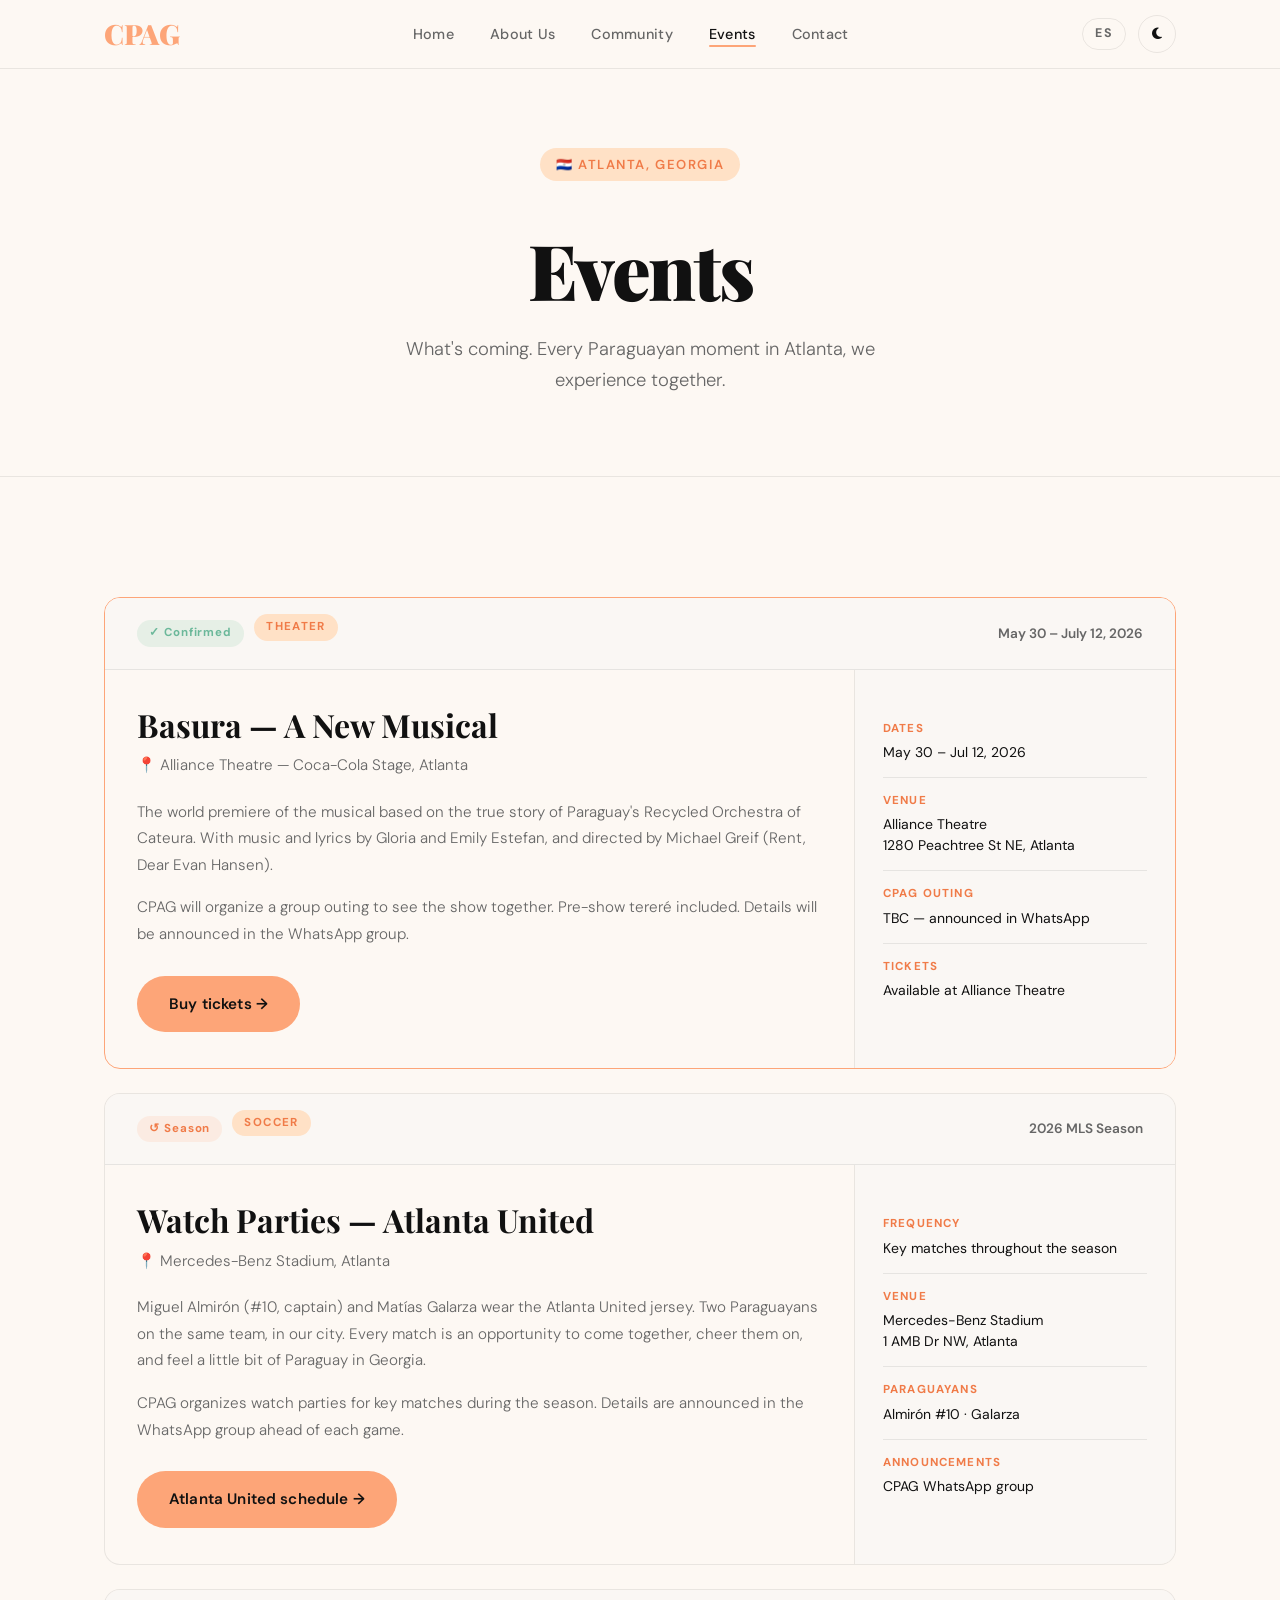
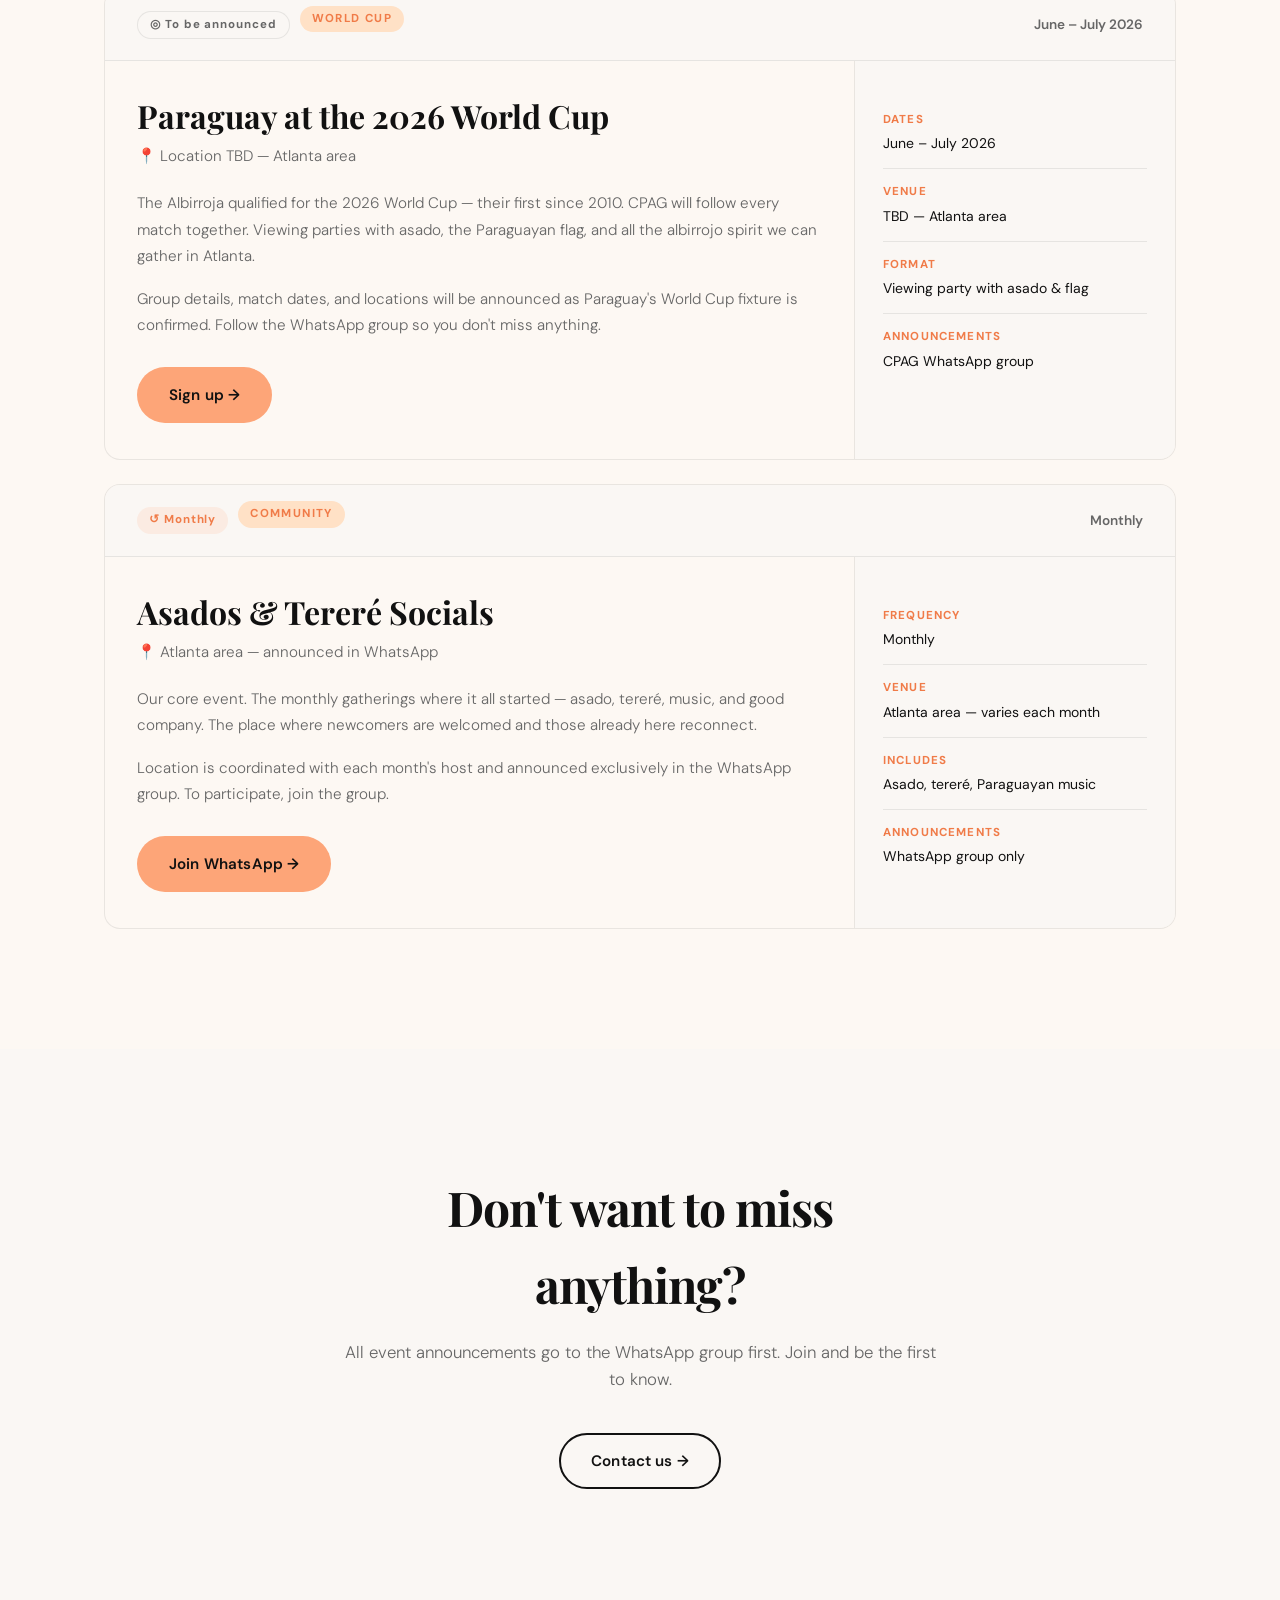
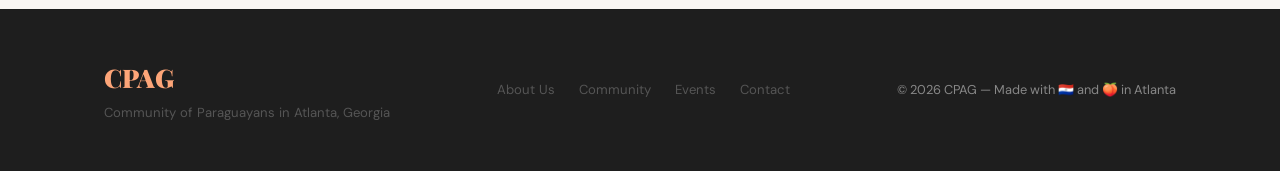
<file: eventsen.html>
<!DOCTYPE html>
<html lang="en" data-theme="light">
<head>
  <meta charset="UTF-8" />
  <meta name="viewport" content="width=device-width, initial-scale=1.0" />
  <title>Events — CPAG</title>
  <link rel="preconnect" href="https://fonts.googleapis.com" />
  <link rel="preconnect" href="https://fonts.gstatic.com" crossorigin />
  <link href="https://fonts.googleapis.com/css2?family=Playfair+Display:ital,wght@0,700;0,900;1,700&family=DM+Sans:wght@300;400;500;600&display=swap" rel="stylesheet" />
  <link rel="stylesheet" href="styles/styles.css" />
  <link rel="stylesheet" href="https://cdnjs.cloudflare.com/ajax/libs/font-awesome/6.5.0/css/all.min.css" />
</head>
<body>

  <!-- ═══ NAVBAR ═══ -->
  <nav class="navbar" id="navbar">
    <div class="nav-inner">
      <a href="index-en.html" class="nav-logo">CPAG</a>
      <ul class="nav-links" id="navLinks">
        <li><a href="index-en.html">Home</a></li>
        <li><a href="abouten.html">About Us</a></li>
        <li><a href="communityen.html">Community</a></li>
        <li><a href="eventsen.html" class="active">Events</a></li>
        <li><a href="contacten.html">Contact</a></li>
      </ul>
      <div class="nav-actions">
        <a href="eventses.html" class="lang-toggle" aria-label="Cambiar a Español">ES</a>
        <button id="themeBtn" class="theme-toggle-btn" aria-label="Toggle dark mode">
          <i class="theme-icon fas fa-moon"></i>
        </button>
        <button class="burger" id="burger" aria-label="Menu">
          <span></span><span></span><span></span>
        </button>
      </div>
    </div>
    <div class="mobile-menu" id="mobileMenu">
      <a href="index-en.html" class="mobile-link">Home</a>
      <a href="abouten.html" class="mobile-link">About Us</a>
      <a href="communityen.html" class="mobile-link">Community</a>
      <a href="eventsen.html" class="mobile-link">Events</a>
      <a href="contacten.html" class="mobile-link">Contact</a>
      <a href="eventses.html" class="mobile-link lang-mobile">🌐 Español</a>
    </div>
  </nav>

  <!-- ═══ PAGE HEADER ═══ -->
  <section class="page-header">
    <div class="container">
      <div class="page-header-inner" data-anim>
        <div class="hero-badge">🇵🇾 Atlanta, Georgia</div>
        <h1 class="page-title">Events</h1>
        <p class="page-subtitle">
          What's coming. Every Paraguayan moment in Atlanta, we experience together.
        </p>
      </div>
    </div>
  </section>

  <!-- ═══ EVENTS LIST ═══ -->
  <section class="section events-page-section">
    <div class="container">

      <!-- BASURA MUSICAL — FEATURED -->
      <div class="event-full featured" data-anim>
        <div class="event-full-header">
          <div class="event-full-meta">
            <span class="event-status status-confirmed">✓ Confirmed</span>
            <span class="event-tag">Theater</span>
          </div>
          <div class="event-full-date">May 30 – July 12, 2026</div>
        </div>
        <div class="event-full-body">
          <div class="event-full-text">
            <h2 class="event-full-title">Basura — A New Musical</h2>
            <p class="event-full-venue">📍 Alliance Theatre — Coca-Cola Stage, Atlanta</p>
            <p>
              The world premiere of the musical based on the true story of
              Paraguay's Recycled Orchestra of Cateura. With music and lyrics
              by Gloria and Emily Estefan, and directed by Michael Greif
              (Rent, Dear Evan Hansen).
            </p>
            <p>
              CPAG will organize a group outing to see the show together.
              Pre-show tereré included. Details will be announced
              in the WhatsApp group.
            </p>
            <div class="event-full-actions">
              <a href="https://www.alliancetheatre.org/production/2025-26/basura/" target="_blank" class="btn btn-primary">Buy tickets →</a>
             
            </div>
          </div>
          <div class="event-full-aside">
            <div class="event-detail-card">
              <div class="event-detail-row">
                <span class="event-detail-label">Dates</span>
                <span>May 30 – Jul 12, 2026</span>
              </div>
              <div class="event-detail-row">
                <span class="event-detail-label">Venue</span>
                <span>Alliance Theatre<br/>1280 Peachtree St NE, Atlanta</span>
              </div>
              <div class="event-detail-row">
                <span class="event-detail-label">CPAG outing</span>
                <span>TBC — announced in WhatsApp</span>
              </div>
              <div class="event-detail-row">
                <span class="event-detail-label">Tickets</span>
                <span>Available at Alliance Theatre</span>
              </div>
            </div>
          </div>
        </div>
      </div>

      <!-- ATLANTA UNITED WATCH PARTIES -->
      <div class="event-full" data-anim>
        <div class="event-full-header">
          <div class="event-full-meta">
            <span class="event-status status-season">↺ Season</span>
            <span class="event-tag">Soccer</span>
          </div>
          <div class="event-full-date">2026 MLS Season</div>
        </div>
        <div class="event-full-body">
          <div class="event-full-text">
            <h2 class="event-full-title">Watch Parties — Atlanta United</h2>
            <p class="event-full-venue">📍 Mercedes-Benz Stadium, Atlanta</p>
            <p>
              Miguel Almirón (#10, captain) and Matías Galarza wear the
              Atlanta United jersey. Two Paraguayans on the same team, in our
              city. Every match is an opportunity to come together, cheer them on,
              and feel a little bit of Paraguay in Georgia.
            </p>
            <p>
              CPAG organizes watch parties for key matches during the season.
              Details are announced in the WhatsApp group ahead of each game.
            </p>
            <div class="event-full-actions">
              <a href="https://www.atlutd.com/schedule/" target="_blank" class="btn btn-primary">Atlanta United schedule →</a>
              
            </div>
          </div>
          <div class="event-full-aside">
            <div class="event-detail-card">
              <div class="event-detail-row">
                <span class="event-detail-label">Frequency</span>
                <span>Key matches throughout the season</span>
              </div>
              <div class="event-detail-row">
                <span class="event-detail-label">Venue</span>
                <span>Mercedes-Benz Stadium<br/>1 AMB Dr NW, Atlanta</span>
              </div>
              <div class="event-detail-row">
                <span class="event-detail-label">Paraguayans</span>
                <span>Almirón #10 · Galarza</span>
              </div>
              <div class="event-detail-row">
                <span class="event-detail-label">Announcements</span>
                <span>CPAG WhatsApp group</span>
              </div>
            </div>
          </div>
        </div>
      </div>

      <!-- PARAGUAY WORLD CUP 2026 -->
      <div class="event-full" data-anim>
        <div class="event-full-header">
          <div class="event-full-meta">
            <span class="event-status status-tba">◎ To be announced</span>
            <span class="event-tag">World Cup</span>
          </div>
          <div class="event-full-date">June – July 2026</div>
        </div>
        <div class="event-full-body">
          <div class="event-full-text">
            <h2 class="event-full-title">Paraguay at the 2026 World Cup</h2>
            <p class="event-full-venue">📍 Location TBD — Atlanta area</p>
            <p>
              The Albirroja qualified for the 2026 World Cup — their first
              since 2010. CPAG will follow every match together. Viewing parties
              with asado, the Paraguayan flag, and all the albirrojo spirit
              we can gather in Atlanta.
            </p>
            <p>
              Group details, match dates, and locations will be announced
              as Paraguay's World Cup fixture is confirmed. Follow the
              WhatsApp group so you don't miss anything.
            </p>
            <div class="event-full-actions">
              <a href="contacten.html" class="btn btn-primary">Sign up →</a>
            </div>
          </div>
          <div class="event-full-aside">
            <div class="event-detail-card">
              <div class="event-detail-row">
                <span class="event-detail-label">Dates</span>
                <span>June – July 2026</span>
              </div>
              <div class="event-detail-row">
                <span class="event-detail-label">Venue</span>
                <span>TBD — Atlanta area</span>
              </div>
              <div class="event-detail-row">
                <span class="event-detail-label">Format</span>
                <span>Viewing party with asado & flag</span>
              </div>
              <div class="event-detail-row">
                <span class="event-detail-label">Announcements</span>
                <span>CPAG WhatsApp group</span>
              </div>
            </div>
          </div>
        </div>
      </div>

      <!-- ASADOS & TERERE -->
      <div class="event-full" data-anim>
        <div class="event-full-header">
          <div class="event-full-meta">
            <span class="event-status status-season">↺ Monthly</span>
            <span class="event-tag">Community</span>
          </div>
          <div class="event-full-date">Monthly</div>
        </div>
        <div class="event-full-body">
          <div class="event-full-text">
            <h2 class="event-full-title">Asados & Tereré Socials</h2>
            <p class="event-full-venue">📍 Atlanta area — announced in WhatsApp</p>
            <p>
              Our core event. The monthly gatherings where it all started —
              asado, tereré, music, and good company. The place where newcomers
              are welcomed and those already here reconnect.
            </p>
            <p>
              Location is coordinated with each month's host and announced
              exclusively in the WhatsApp group. To participate, join the group.
            </p>
            <div class="event-full-actions">
              <a href="https://wa.me/YOURNUMBER" target="_blank" class="btn btn-primary">Join WhatsApp →</a>
            </div>
          </div>
          <div class="event-full-aside">
            <div class="event-detail-card">
              <div class="event-detail-row">
                <span class="event-detail-label">Frequency</span>
                <span>Monthly</span>
              </div>
              <div class="event-detail-row">
                <span class="event-detail-label">Venue</span>
                <span>Atlanta area — varies each month</span>
              </div>
              <div class="event-detail-row">
                <span class="event-detail-label">Includes</span>
                <span>Asado, tereré, Paraguayan music</span>
              </div>
              <div class="event-detail-row">
                <span class="event-detail-label">Announcements</span>
                <span>WhatsApp group only</span>
              </div>
            </div>
          </div>
        </div>
      </div>

    </div>
  </section>

  <!-- ═══ CTA ═══ -->
  <section class="section cta-section">
    <div class="container">
      <div class="cta-inner" data-anim>
        <h2 class="cta-title">Don't want to miss anything?</h2>
        <p class="cta-sub">
          All event announcements go to the WhatsApp group first.
          Join and be the first to know.
        </p>
        <div class="cta-actions">
          
          <a href="contacten.html" class="btn btn-outline">Contact us →</a>
        </div>
      </div>
    </div>
  </section>

  <!-- ═══ FOOTER ═══ -->
  <footer class="footer">
    <div class="container footer-inner">
      <div class="footer-brand">
        <span class="footer-logo">CPAG</span>
        <p>Community of Paraguayans in Atlanta, Georgia</p>
      </div>
      <div class="footer-nav">
        <a href="abouten.html">About Us</a>
        <a href="communityen.html">Community</a>
        <a href="eventsen.html">Events</a>
        <a href="contact.html">Contact</a>
      </div>
      <div class="footer-copy">
        <p>© 2026 CPAG — Made with 🇵🇾 and 🍑 in Atlanta</p>
      </div>
    </div>
  </footer>

  <script src="js/script.js"></script>
</body>
</html>
</file>
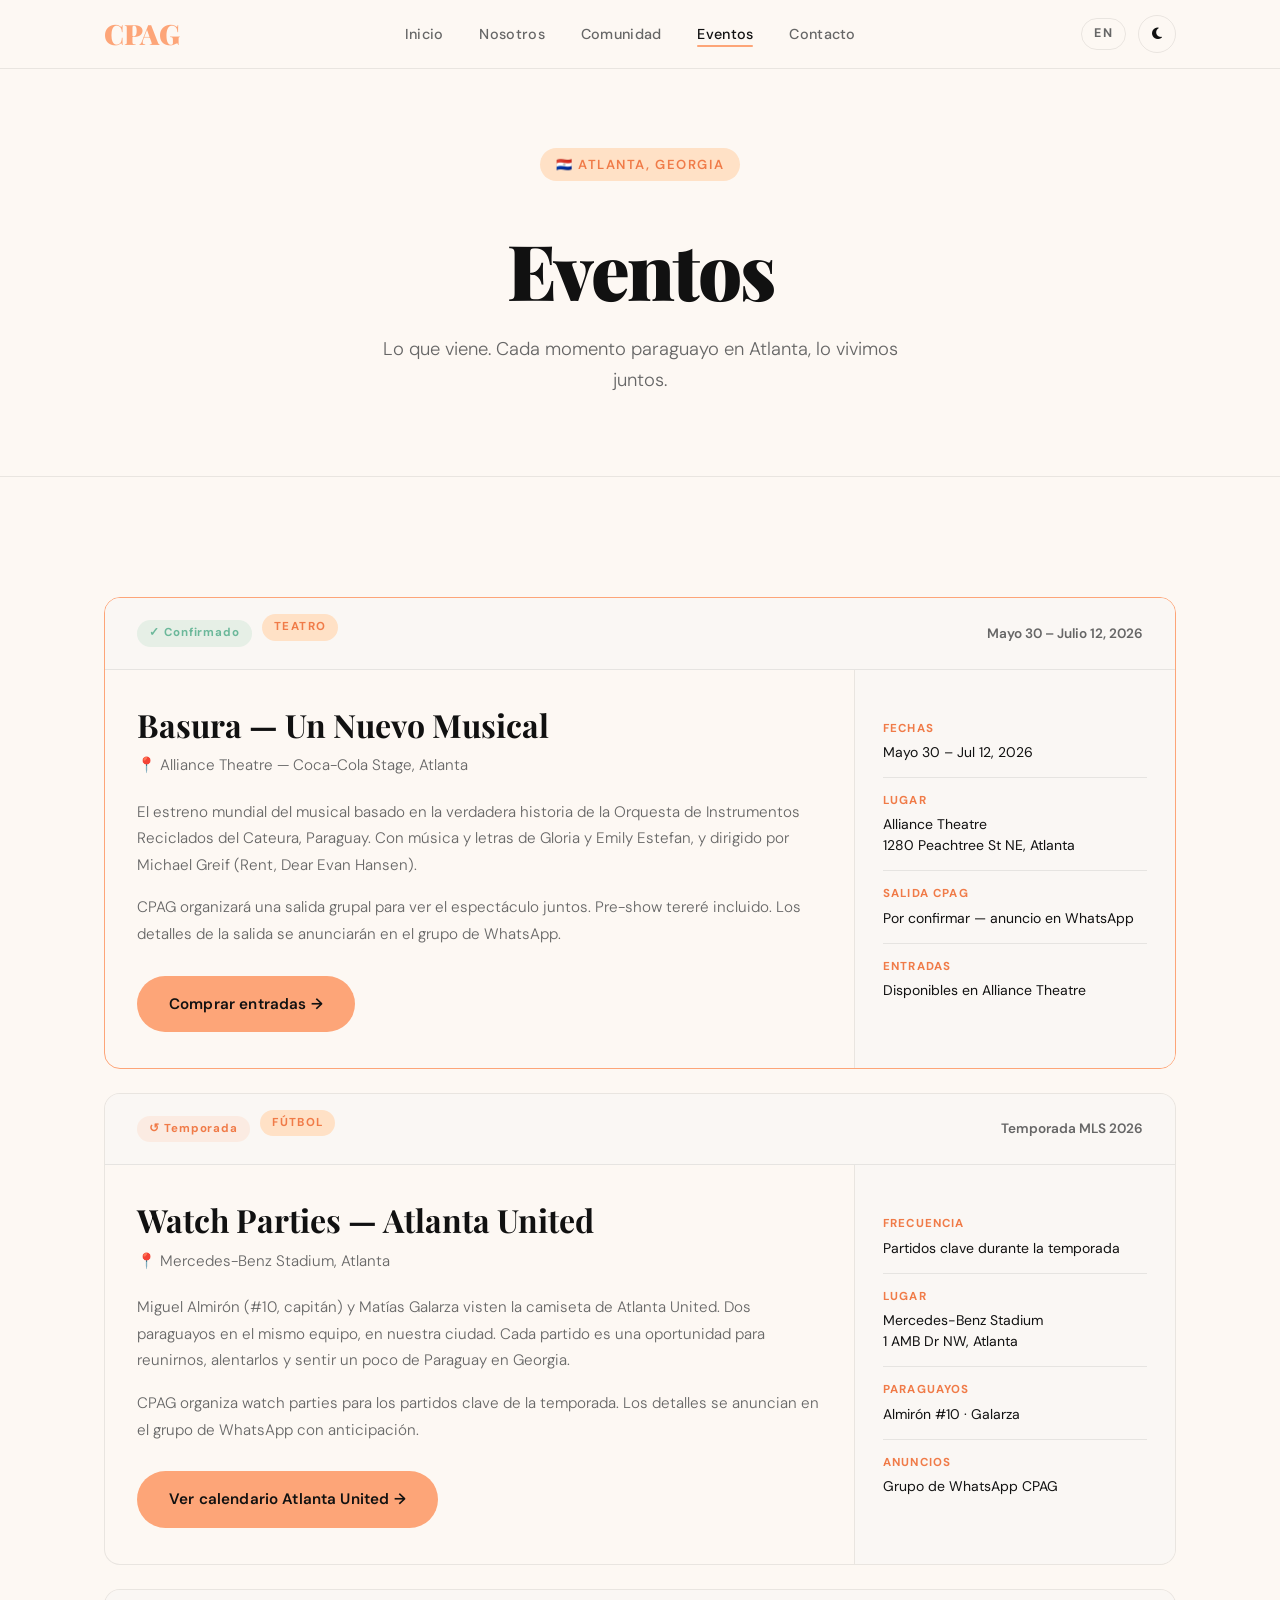
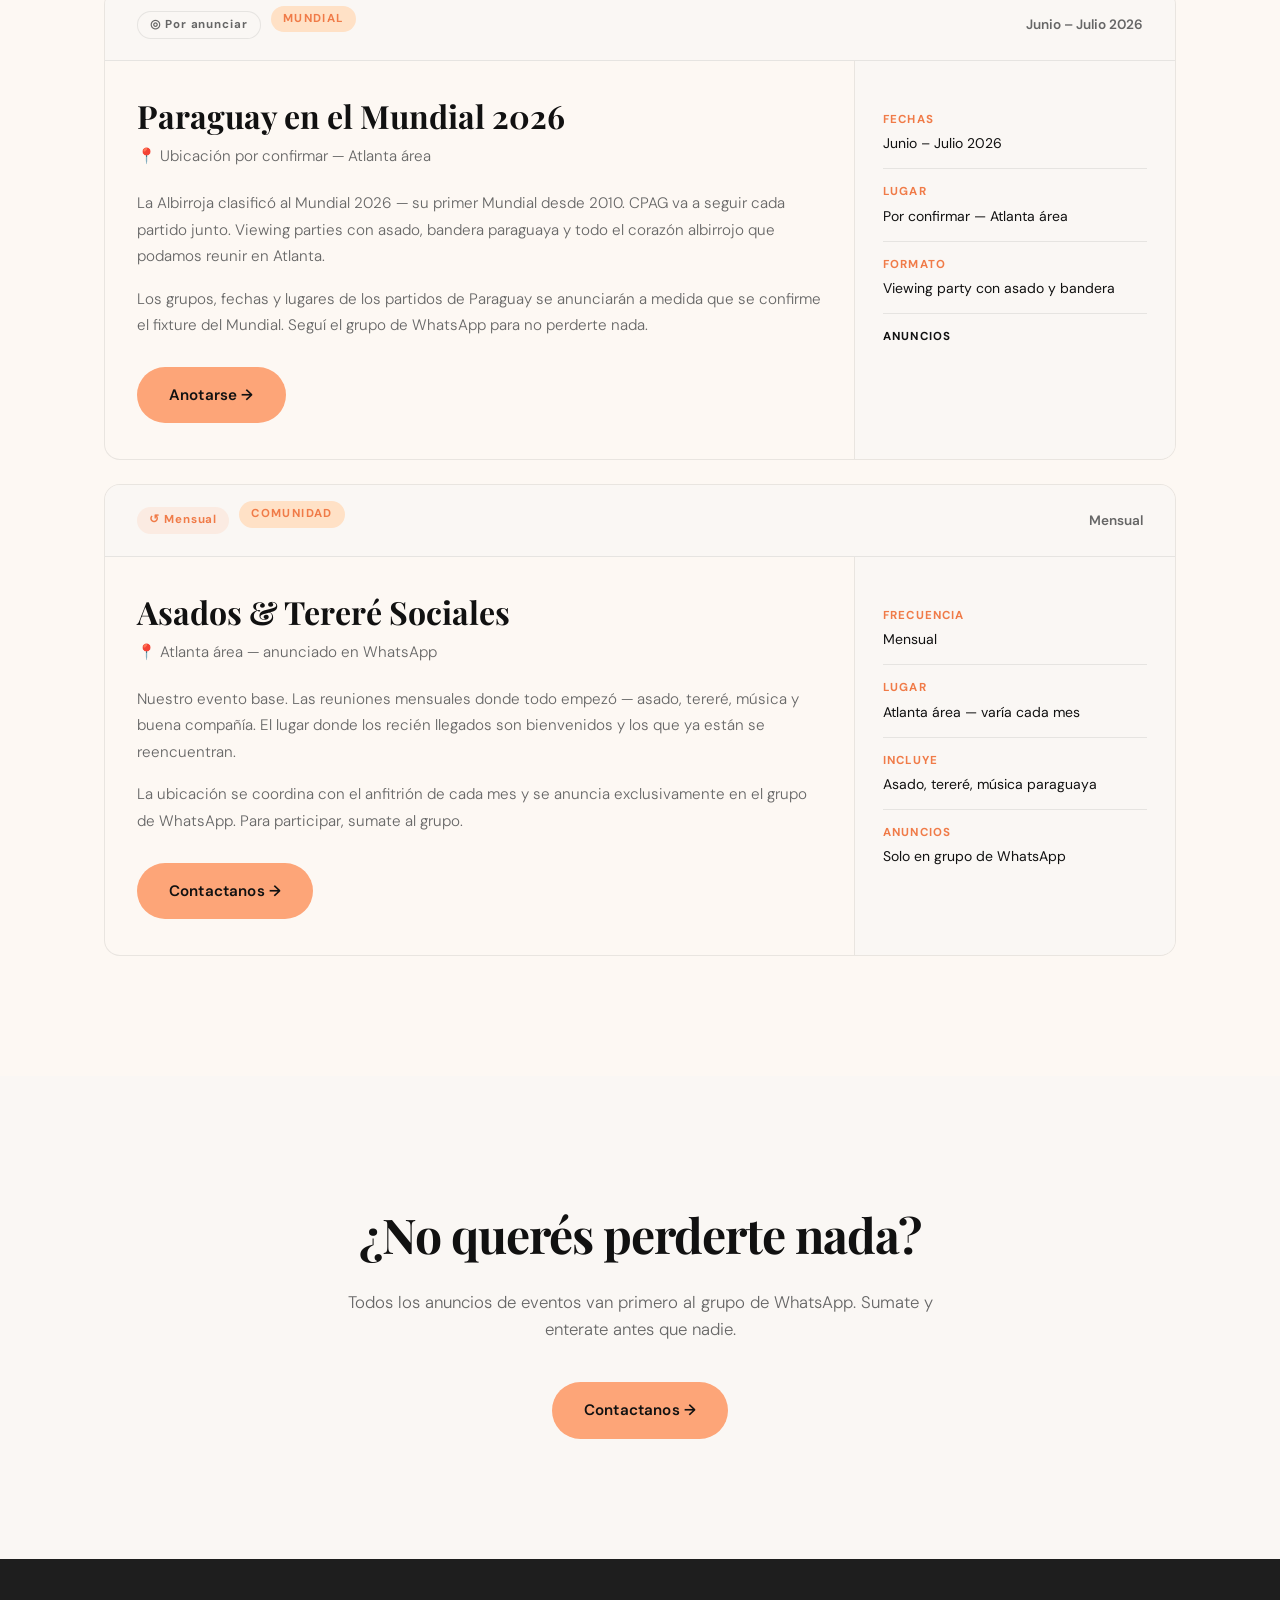
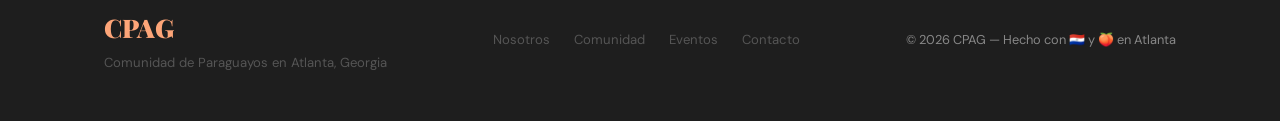
<file: eventses.html>
<!DOCTYPE html>
<html lang="es" data-theme="light">
<head>
  <meta charset="UTF-8" />
  <meta name="viewport" content="width=device-width, initial-scale=1.0" />
  <title>Eventos — CPAG</title>
  <link rel="preconnect" href="https://fonts.googleapis.com" />
  <link rel="preconnect" href="https://fonts.gstatic.com" crossorigin />
  <link href="https://fonts.googleapis.com/css2?family=Playfair+Display:ital,wght@0,700;0,900;1,700&family=DM+Sans:wght@300;400;500;600&display=swap" rel="stylesheet" />
  <link rel="stylesheet" href="styles/styles.css" />
  <link rel="stylesheet" href="https://cdnjs.cloudflare.com/ajax/libs/font-awesome/6.5.0/css/all.min.css" />
</head>
<body>

  <!-- ═══ NAVBAR ═══ -->
  <nav class="navbar" id="navbar">
    <div class="nav-inner">
      <a href="index.html" class="nav-logo">CPAG</a>
      <ul class="nav-links" id="navLinks">
        <li><a href="index.html">Inicio</a></li>
        <li><a href="aboutes.html">Nosotros</a></li>
        <li><a href="communityes.html">Comunidad</a></li>
        <li><a href="eventses.html" class="active">Eventos</a></li>
        <li><a href="contact.html">Contacto</a></li>
      </ul>
      <div class="nav-actions">
        <a href="eventsen.html" class="lang-toggle" aria-label="Switch to English">EN</a>
        <button id="themeBtn" class="theme-toggle-btn" aria-label="Toggle dark mode">
          <i class="theme-icon fas fa-moon"></i>
        </button>
        <button class="burger" id="burger" aria-label="Menu">
          <span></span><span></span><span></span>
        </button>
      </div>
    </div>
    <div class="mobile-menu" id="mobileMenu">
      <a href="index.html" class="mobile-link">Inicio</a>
      <a href="aboutes.html" class="mobile-link">Nosotros</a>
      <a href="communityes.html" class="mobile-link">Comunidad</a>
      <a href="eventses.html" class="mobile-link">Eventos</a>
      <a href="contact.html" class="mobile-link">Contacto</a>
      <a href="eventsen.html" class="mobile-link lang-mobile">🌐 English</a>
    </div>
  </nav>

  <!-- ═══ PAGE HEADER ═══ -->
  <section class="page-header">
    <div class="container">
      <div class="page-header-inner" data-anim>
        <div class="hero-badge">🇵🇾 Atlanta, Georgia</div>
        <h1 class="page-title">Eventos</h1>
        <p class="page-subtitle">
          Lo que viene. Cada momento paraguayo en Atlanta, lo vivimos juntos.
        </p>
      </div>
    </div>
  </section>

  <!-- ═══ EVENTS LIST ═══ -->
  <section class="section events-page-section">
    <div class="container">

      <!-- BASURA MUSICAL — FEATURED -->
      <div class="event-full featured" data-anim>
        <div class="event-full-header">
          <div class="event-full-meta">
            <span class="event-status status-confirmed">✓ Confirmado</span>
            <span class="event-tag">Teatro</span>
          </div>
          <div class="event-full-date">Mayo 30 – Julio 12, 2026</div>
        </div>
        <div class="event-full-body">
          <div class="event-full-text">
            <h2 class="event-full-title">Basura — Un Nuevo Musical</h2>
            <p class="event-full-venue">📍 Alliance Theatre — Coca-Cola Stage, Atlanta</p>
            <p>
              El estreno mundial del musical basado en la verdadera historia de la
              Orquesta de Instrumentos Reciclados del Cateura, Paraguay. Con música
              y letras de Gloria y Emily Estefan, y dirigido por Michael Greif
              (Rent, Dear Evan Hansen).
            </p>
            <p>
              CPAG organizará una salida grupal para ver el espectáculo juntos.
              Pre-show tereré incluido. Los detalles de la salida se anunciarán
              en el grupo de WhatsApp.
            </p>
            <div class="event-full-actions">
              <a href="https://www.alliancetheatre.org/production/2025-26/basura/" target="_blank" class="btn btn-primary">Comprar entradas →</a>
              
            </div>
          </div>
          <div class="event-full-aside">
            <div class="event-detail-card">
              <div class="event-detail-row">
                <span class="event-detail-label">Fechas</span>
                <span>Mayo 30 – Jul 12, 2026</span>
              </div>
              <div class="event-detail-row">
                <span class="event-detail-label">Lugar</span>
                <span>Alliance Theatre<br/>1280 Peachtree St NE, Atlanta</span>
              </div>
              <div class="event-detail-row">
                <span class="event-detail-label">Salida CPAG</span>
                <span>Por confirmar — anuncio en WhatsApp</span>
              </div>
              <div class="event-detail-row">
                <span class="event-detail-label">Entradas</span>
                <span>Disponibles en Alliance Theatre</span>
              </div>
            </div>
          </div>
        </div>
      </div>

      <!-- ATLANTA UNITED WATCH PARTIES -->
      <div class="event-full" data-anim>
        <div class="event-full-header">
          <div class="event-full-meta">
            <span class="event-status status-season">↺ Temporada</span>
            <span class="event-tag">Fútbol</span>
          </div>
          <div class="event-full-date">Temporada MLS 2026</div>
        </div>
        <div class="event-full-body">
          <div class="event-full-text">
            <h2 class="event-full-title">Watch Parties — Atlanta United</h2>
            <p class="event-full-venue">📍 Mercedes-Benz Stadium, Atlanta</p>
            <p>
              Miguel Almirón (#10, capitán) y Matías Galarza visten la camiseta
              de Atlanta United. Dos paraguayos en el mismo equipo, en nuestra ciudad.
              Cada partido es una oportunidad para reunirnos, alentarlos y sentir
              un poco de Paraguay en Georgia.
            </p>
            <p>
              CPAG organiza watch parties para los partidos clave de la temporada.
              Los detalles se anuncian en el grupo de WhatsApp con anticipación.
            </p>
            <div class="event-full-actions">
              <a href="https://www.atlutd.com/schedule/" target="_blank" class="btn btn-primary">Ver calendario Atlanta United →</a>
              
            </div>
          </div>
          <div class="event-full-aside">
            <div class="event-detail-card">
              <div class="event-detail-row">
                <span class="event-detail-label">Frecuencia</span>
                <span>Partidos clave durante la temporada</span>
              </div>
              <div class="event-detail-row">
                <span class="event-detail-label">Lugar</span>
                <span>Mercedes-Benz Stadium<br/>1 AMB Dr NW, Atlanta</span>
              </div>
              <div class="event-detail-row">
                <span class="event-detail-label">Paraguayos</span>
                <span>Almirón #10 · Galarza</span>
              </div>
              <div class="event-detail-row">
                <span class="event-detail-label">Anuncios</span>
                <span>Grupo de WhatsApp CPAG</span>
              </div>
            </div>
          </div>
        </div>
      </div>

      <!-- PARAGUAY MUNDIAL 2026 -->
      <div class="event-full" data-anim>
        <div class="event-full-header">
          <div class="event-full-meta">
            <span class="event-status status-tba">◎ Por anunciar</span>
            <span class="event-tag">Mundial</span>
          </div>
          <div class="event-full-date">Junio – Julio 2026</div>
        </div>
        <div class="event-full-body">
          <div class="event-full-text">
            <h2 class="event-full-title">Paraguay en el Mundial 2026</h2>
            <p class="event-full-venue">📍 Ubicación por confirmar — Atlanta área</p>
            <p>
              La Albirroja clasificó al Mundial 2026 — su primer Mundial desde 2010.
              CPAG va a seguir cada partido junto. Viewing parties con asado,
              bandera paraguaya y todo el corazón albirrojo que podamos reunir en Atlanta.
            </p>
            <p>
              Los grupos, fechas y lugares de los partidos de Paraguay se anunciarán
              a medida que se confirme el fixture del Mundial. Seguí el grupo de
              WhatsApp para no perderte nada.
            </p>
            <div class="event-full-actions">
              <a href="contactes.html" class="btn btn-primary">Anotarse →</a>
            </div>
          </div>
          <div class="event-full-aside">
            <div class="event-detail-card">
              <div class="event-detail-row">
                <span class="event-detail-label">Fechas</span>
                <span>Junio – Julio 2026</span>
              </div>
              <div class="event-detail-row">
                <span class="event-detail-label">Lugar</span>
                <span>Por confirmar — Atlanta área</span>
              </div>
              <div class="event-detail-row">
                <span class="event-detail-label">Formato</span>
                <span>Viewing party con asado y bandera</span>
              </div>
              <div class="event-detail-row">
                <span class="event-detail-label">Anuncios</span>
                
              </div>
            </div>
          </div>
        </div>
      </div>

      <!-- ASADOS & TERERE -->
      <div class="event-full" data-anim>
        <div class="event-full-header">
          <div class="event-full-meta">
            <span class="event-status status-season">↺ Mensual</span>
            <span class="event-tag">Comunidad</span>
          </div>
          <div class="event-full-date">Mensual</div>
        </div>
        <div class="event-full-body">
          <div class="event-full-text">
            <h2 class="event-full-title">Asados & Tereré Sociales</h2>
            <p class="event-full-venue">📍 Atlanta área — anunciado en WhatsApp</p>
            <p>
              Nuestro evento base. Las reuniones mensuales donde todo empezó —
              asado, tereré, música y buena compañía. El lugar donde los recién
              llegados son bienvenidos y los que ya están se reencuentran.
            </p>
            <p>
              La ubicación se coordina con el anfitrión de cada mes y se anuncia
              exclusivamente en el grupo de WhatsApp. Para participar, sumate
              al grupo.
            </p>
            <div class="event-full-actions">
              <a href="contactes.html" class="btn btn-primary">Contactanos →</a>
            </div>
          </div>
          <div class="event-full-aside">
            <div class="event-detail-card">
              <div class="event-detail-row">
                <span class="event-detail-label">Frecuencia</span>
                <span>Mensual</span>
              </div>
              <div class="event-detail-row">
                <span class="event-detail-label">Lugar</span>
                <span>Atlanta área — varía cada mes</span>
              </div>
              <div class="event-detail-row">
                <span class="event-detail-label">Incluye</span>
                <span>Asado, tereré, música paraguaya</span>
              </div>
              <div class="event-detail-row">
                <span class="event-detail-label">Anuncios</span>
                <span>Solo en grupo de WhatsApp</span>
              </div>
            </div>
          </div>
        </div>
      </div>

    </div>
  </section>

  <!-- ═══ CTA ═══ -->
  <section class="section cta-section">
    <div class="container">
      <div class="cta-inner" data-anim>
        <h2 class="cta-title">¿No querés perderte nada?</h2>
        <p class="cta-sub">
          Todos los anuncios de eventos van primero al grupo de WhatsApp.
          Sumate y enterate antes que nadie.
        </p>
        <div class="cta-actions">
          <a href="contact.html" class="btn btn-primary">Contactanos →</a>
        </div>
      </div>
    </div>
  </section>

  <!-- ═══ FOOTER ═══ -->
  <footer class="footer">
    <div class="container footer-inner">
      <div class="footer-brand">
        <span class="footer-logo">CPAG</span>
        <p>Comunidad de Paraguayos en Atlanta, Georgia</p>
      </div>
      <div class="footer-nav">
        <a href="aboutes.html">Nosotros</a>
        <a href="communityes.html">Comunidad</a>
        <a href="eventses.html">Eventos</a>
        <a href="contact.html">Contacto</a>
      </div>
      <div class="footer-copy">
        <p>© 2026 CPAG — Hecho con 🇵🇾 y 🍑 en Atlanta</p>
      </div>
    </div>
  </footer>

  <script src="js/script.js"></script>
</body>
</html>
</file>
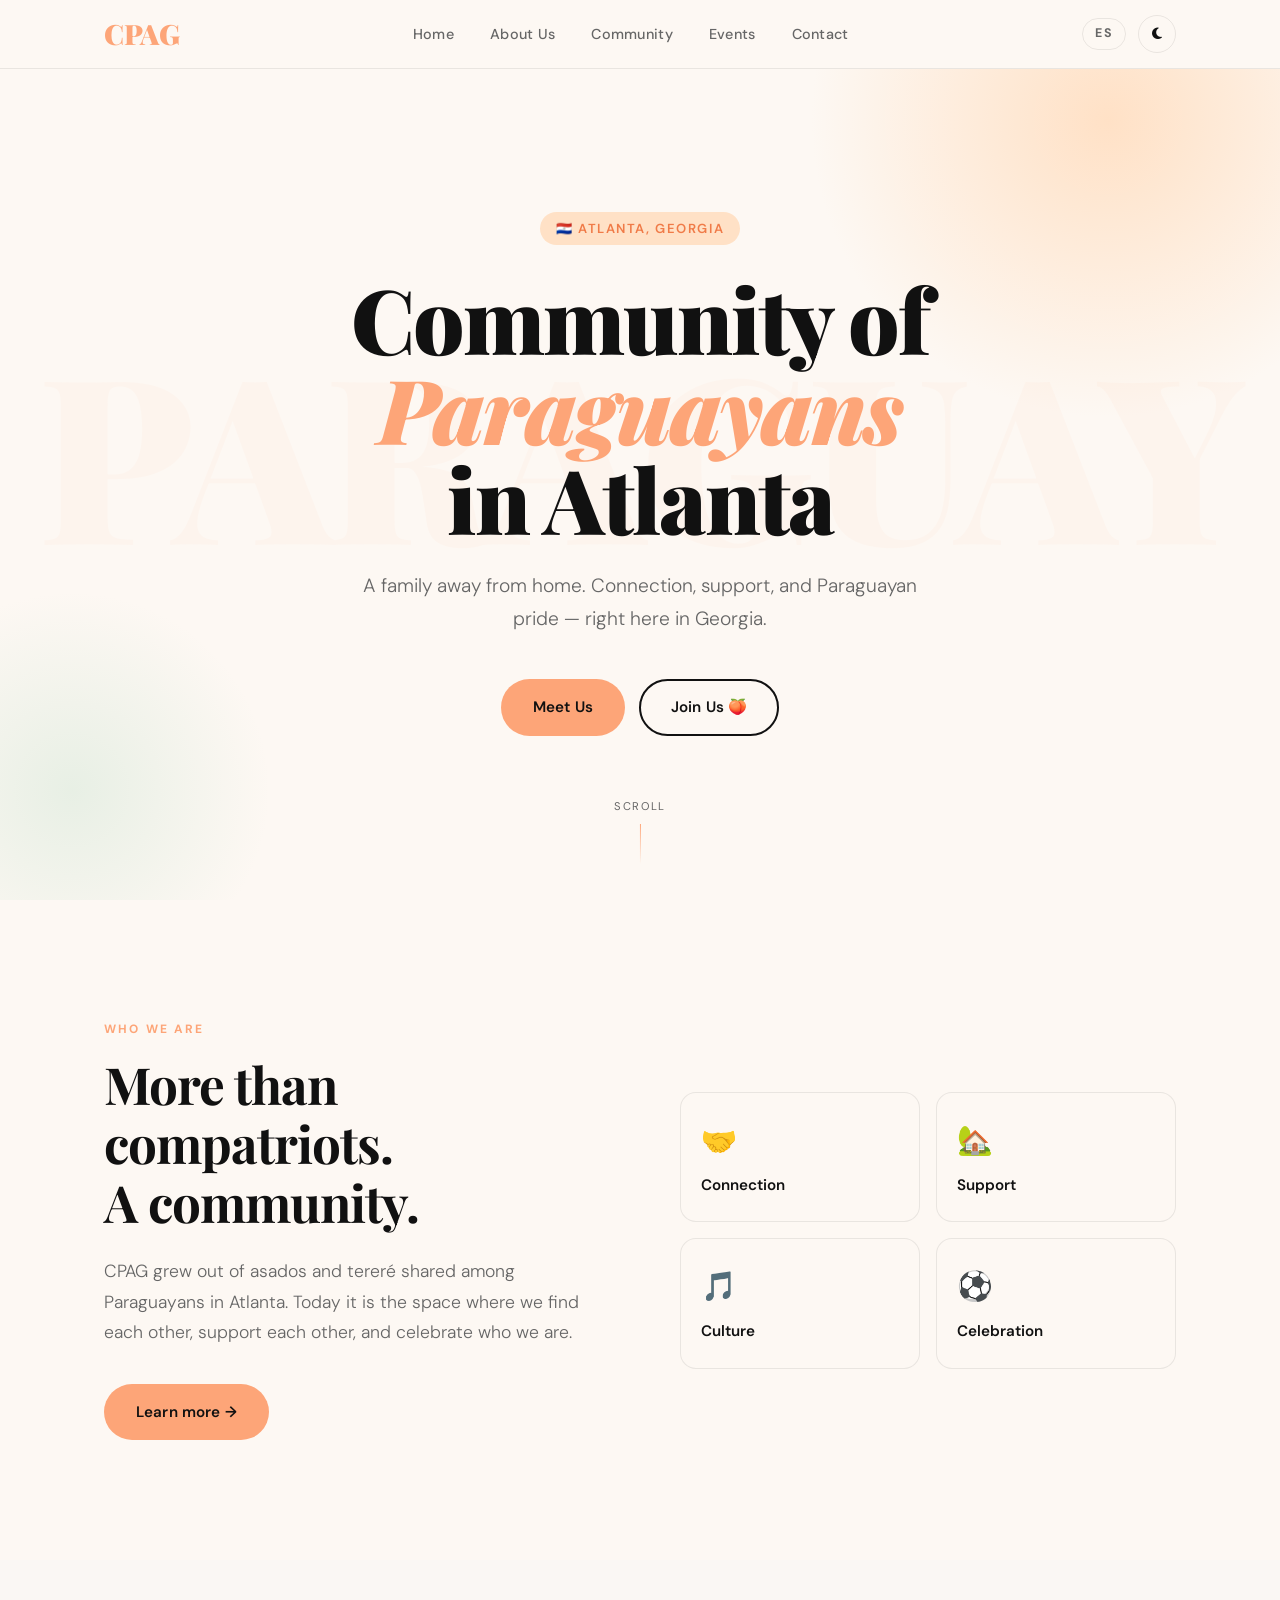
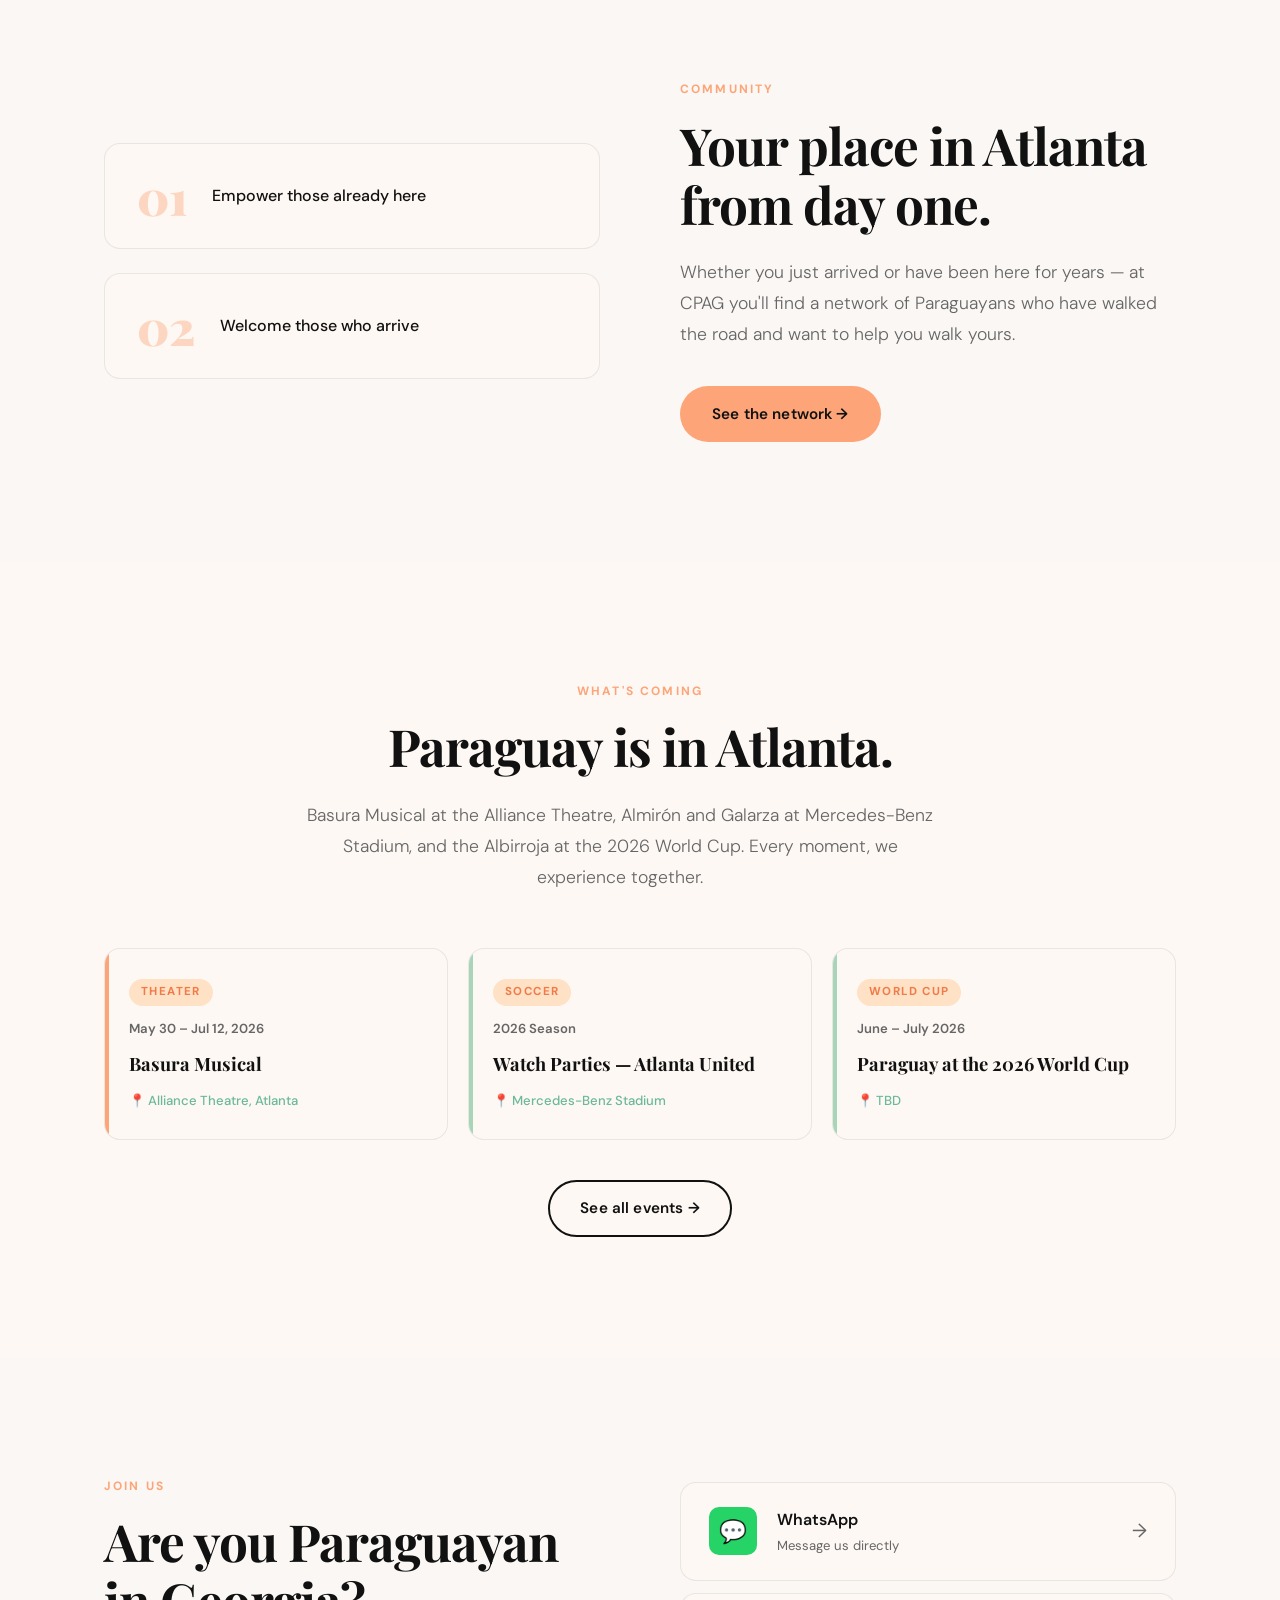
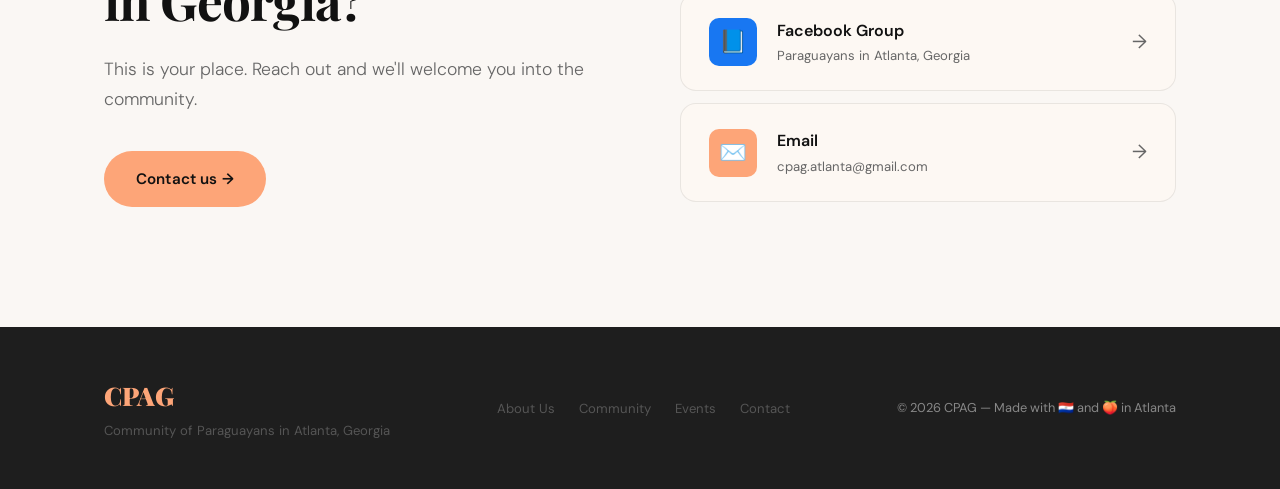
<file: index-en.html>
<!DOCTYPE html>
<html lang="en" data-theme="light">
<head>
  <meta charset="UTF-8" />
  <meta name="viewport" content="width=device-width, initial-scale=1.0" />
  <title>CPAG — Community of Paraguayans in Atlanta, Georgia</title>
  <link rel="preconnect" href="https://fonts.googleapis.com" />
  <link rel="preconnect" href="https://fonts.gstatic.com" crossorigin />
  <link href="https://fonts.googleapis.com/css2?family=Playfair+Display:ital,wght@0,700;0,900;1,700&family=DM+Sans:wght@300;400;500;600&display=swap" rel="stylesheet" />
  <link rel="stylesheet" href="styles/styles.css" />
  <link rel="stylesheet" href="https://cdnjs.cloudflare.com/ajax/libs/font-awesome/6.5.0/css/all.min.css" />
</head>
<body>

  <!-- ═══ NAVBAR ═══ -->
  <nav class="navbar" id="navbar">
    <div class="nav-inner">
      <a href="index-en.html" class="nav-logo">CPAG</a>
      <ul class="nav-links" id="navLinks">
        <li><a href="index-en.html" class="active">Home</a></li>
        <li><a href="abouten.html">About Us</a></li>
        <li><a href="communityen.html">Community</a></li>
        <li><a href="eventsen.html">Events</a></li>
        <li><a href="contact.html">Contact</a></li>
      </ul>
      <div class="nav-actions">
        <a href="index.html" class="lang-toggle" aria-label="Cambiar a Español">ES</a>
        <button id="themeBtn" class="theme-toggle-btn" aria-label="Toggle dark mode">
          <i class="theme-icon fas fa-moon"></i>
        </button>
        <button class="burger" id="burger" aria-label="Menu">
          <span></span><span></span><span></span>
        </button>
      </div>
    </div>
    <!-- Mobile menu -->
    <div class="mobile-menu" id="mobileMenu">
      <a href="index-en.html" class="mobile-link">Home</a>
      <a href="abouten.html" class="mobile-link">About Us</a>
      <a href="communityen.html" class="mobile-link">Community</a>
      <a href="eventsen.html" class="mobile-link">Events</a>
      <a href="contact.html" class="mobile-link">Contact</a>
      <a href="index.html" class="mobile-link lang-mobile">🌐 Español</a>
    </div>
  </nav>

  <!-- ═══ HERO ═══ -->
  <section id="home" class="hero">
    <div class="hero-bg-text">PARAGUAY</div>
    <div class="hero-content">
      <div class="hero-badge">🇵🇾 Atlanta, Georgia</div>
      <h1 class="hero-title">
        Community of<br />
        <em>Paraguayans</em><br />
        in Atlanta
      </h1>
      <p class="hero-sub">
        A family away from home. Connection, support, and Paraguayan pride — right here in Georgia.
      </p>
      <div class="hero-actions">
        <a href="abouten.html" class="btn btn-primary">Meet Us</a>
        <a href="contact.html" class="btn btn-outline">Join Us 🍑</a>
      </div>
    </div>
    <div class="hero-scroll-hint">
      <span>Scroll</span>
      <div class="scroll-line"></div>
    </div>
  </section>

  <!-- ═══ TEASER — ABOUT ═══ -->
  <section class="section teaser-section" id="teaser-nosotros">
    <div class="container teaser-grid">
      <div class="teaser-text" data-anim>
        <div class="section-label">Who We Are</div>
        <h2 class="section-title">More than compatriots.<br />A community.</h2>
        <p class="section-lead">
          CPAG grew out of asados and tereré shared among Paraguayans in Atlanta.
          Today it is the space where we find each other, support each other, and celebrate who we are.
        </p>
        <a href="nosotros-en.html" class="btn btn-primary">Learn more →</a>
      </div>
      <div class="teaser-pillars" data-anim>
        <div class="teaser-pillar">
          <span class="teaser-pillar-icon">🤝</span>
          <span>Connection</span>
        </div>
        <div class="teaser-pillar">
          <span class="teaser-pillar-icon">🏡</span>
          <span>Support</span>
        </div>
        <div class="teaser-pillar">
          <span class="teaser-pillar-icon">🎵</span>
          <span>Culture</span>
        </div>
        <div class="teaser-pillar">
          <span class="teaser-pillar-icon">⚽</span>
          <span>Celebration</span>
        </div>
      </div>
    </div>
  </section>

  <!-- ═══ TEASER — COMMUNITY ═══ -->
  <section class="section teaser-section teaser-alt" id="teaser-comunidad">
    <div class="container teaser-grid teaser-grid-reverse">
      <div class="teaser-text" data-anim>
        <div class="section-label">Community</div>
        <h2 class="section-title">Your place in Atlanta<br />from day one.</h2>
        <p class="section-lead">
          Whether you just arrived or have been here for years — at CPAG you'll find a network
          of Paraguayans who have walked the road and want to help you walk yours.
        </p>
        <a href="communityen.html" class="btn btn-primary">See the network →</a>
      </div>
      <div class="teaser-numbers" data-anim>
        <div class="teaser-number-item">
          <span class="teaser-big-num">01</span>
          <span class="teaser-num-label">Empower those already here</span>
        </div>
        <div class="teaser-number-item">
          <span class="teaser-big-num">02</span>
          <span class="teaser-num-label">Welcome those who arrive</span>
        </div>
      </div>
    </div>
  </section>

  <!-- ═══ TEASER — EVENTS ═══ -->
  <section class="section teaser-section" id="teaser-eventos">
    <div class="container">
      <div class="teaser-header" data-anim>
        <div class="section-label">What's Coming</div>
        <h2 class="section-title">Paraguay is in Atlanta.</h2>
        <p class="section-lead">
          Basura Musical at the Alliance Theatre, Almirón and Galarza at Mercedes-Benz Stadium,
          and the Albirroja at the 2026 World Cup. Every moment, we experience together.
        </p>
      </div>
      <div class="teaser-events" data-anim>
        <div class="teaser-event-card featured">
          <div class="event-tag">Theater</div>
          <div class="event-date">May 30 – Jul 12, 2026</div>
          <h3>Basura Musical</h3>
          <div class="event-venue">📍 Alliance Theatre, Atlanta</div>
        </div>
        <div class="teaser-event-card">
          <div class="event-tag">Soccer</div>
          <div class="event-date">2026 Season</div>
          <h3>Watch Parties — Atlanta United</h3>
          <div class="event-venue">📍 Mercedes-Benz Stadium</div>
        </div>
        <div class="teaser-event-card">
          <div class="event-tag">World Cup</div>
          <div class="event-date">June – July 2026</div>
          <h3>Paraguay at the 2026 World Cup</h3>
          <div class="event-venue">📍 TBD</div>
        </div>
      </div>
      <div class="teaser-cta" data-anim>
        <a href="eventsen.html" class="btn btn-outline">See all events →</a>
      </div>
    </div>
  </section>

  <!-- ═══ TEASER — CONTACT ═══ -->
  <section class="section teaser-section teaser-contact" id="teaser-contacto">
    <div class="container teaser-contact-inner" data-anim>
      <div class="teaser-contact-text">
        <div class="section-label">Join Us</div>
        <h2 class="section-title">Are you Paraguayan<br />in Georgia?</h2>
        <p class="section-lead">
          This is your place. Reach out and we'll welcome you into the community.
        </p>
        <a href="contacto-en.html" class="btn btn-primary">Contact us →</a>
      </div>
      <div class="teaser-contact-cards">
        <a href="https://wa.me/YOURNUMBER" target="_blank" class="contact-card" data-anim>
          <div class="contact-icon" style="background: #25D366;">💬</div>
          <div>
            <h4>WhatsApp</h4>
            <p>Message us directly</p>
          </div>
          <span class="contact-arrow">→</span>
        </a>
        <a href="https://www.facebook.com/groups/paraguayosresidentesenatlantageorgia" target="_blank" class="contact-card" data-anim>
          <div class="contact-icon" style="background: #1877F2;">📘</div>
          <div>
            <h4>Facebook Group</h4>
            <p>Paraguayans in Atlanta, Georgia</p>
          </div>
          <span class="contact-arrow">→</span>
        </a>
        <a href="mailto:cpag.atlanta@gmail.com" class="contact-card" data-anim>
          <div class="contact-icon" style="background: var(--peach);">✉️</div>
          <div>
            <h4>Email</h4>
            <p>cpag.atlanta@gmail.com</p>
          </div>
          <span class="contact-arrow">→</span>
        </a>
      </div>
    </div>
  </section>

  <!-- ═══ FOOTER ═══ -->
  <footer class="footer">
    <div class="container footer-inner">
      <div class="footer-brand">
        <span class="footer-logo">CPAG</span>
        <p>Community of Paraguayans in Atlanta, Georgia</p>
      </div>
      <div class="footer-nav">
        <a href="abouten.html">About Us</a>
        <a href="communityen.html">Community</a>
        <a href="eventsen.html">Events</a>
        <a href="contacten.html">Contact</a>
      </div>
      <div class="footer-copy">
        <p>© 2026 CPAG — Made with 🇵🇾 and 🍑 in Atlanta</p>
      </div>
    </div>
  </footer>

  <script src="js/script.js"></script>
</body>
</html>
</file>
<file: styles/styles.css>
/* ═══════════════════════════════════════════════
   CPAG — Comunidad de Paraguayos en Atlanta, GA
   styles.css
   ═══════════════════════════════════════════════ */

/* ── Variables ── */
:root {
  --peach-light: #ffe1c6;
  --peach:       #fda578;
  --peach-dark:  #f07b48;
  --green:       #a8d5ba;
  --green-dark:  #6bb89a;
  --black:       #111111;
  --off-black:   #1e1e1e;
  --gray:        #555555;
  --gray-light:  #888888;
  --white:       #fdf8f3;
  --bg:          #fdf8f3;
  --bg-alt:      #faf7f4;
  --surface:     #fdf8f3;
  --text:        #111111;
  --text-muted:  #666666;
  --border:      rgba(0,0,0,0.08);
  --shadow:      0 4px 24px rgba(0,0,0,0.07);
  --shadow-lg:   0 12px 48px rgba(0,0,0,0.12);
  --radius:      16px;
  --radius-sm:   10px;
  --nav-h:       68px;
  --transition:  0.3s cubic-bezier(0.4, 0, 0.2, 1);
}

[data-theme="dark"] {
  --bg:         #0f0f0f;
  --bg-alt:     #161616;
  --surface:    #1a1a1a;
  --text:       #f0ede8;
  --text-muted: #999999;
  --border:     rgba(255,255,255,0.08);
  --shadow:     0 4px 24px rgba(0,0,0,0.3);
  --shadow-lg:  0 12px 48px rgba(0,0,0,0.5);
  --peach-light: #2a1a0f;
}

/* ── Reset ── */
*, *::before, *::after { margin: 0; padding: 0; box-sizing: border-box; }

html {
  scroll-behavior: smooth;
  font-size: 16px;
}

body {
  font-family: 'DM Sans', sans-serif;
  background: var(--bg);
  color: var(--text);
  line-height: 1.6;
  transition: background var(--transition), color var(--transition);
  overflow-x: hidden;
}

img { display: block; max-width: 100%; }

a { text-decoration: none; color: inherit; }

/* ── Container ── */
.container {
  max-width: 1120px;
  margin: 0 auto;
  padding: 0 24px;
}

/* ═══ NAVBAR ═══ */
.navbar {
  position: fixed;
  top: 0; left: 0; right: 0;
  z-index: 1000;
  background: var(--bg);
  border-bottom: 1px solid var(--border);
  transition: all var(--transition);
  backdrop-filter: blur(12px);
  -webkit-backdrop-filter: blur(12px);
}

.navbar.scrolled {
  box-shadow: var(--shadow);
}

.nav-inner {
  max-width: 1120px;
  margin: 0 auto;
  padding: 0 24px;
  height: var(--nav-h);
  display: flex;
  align-items: center;
  justify-content: space-between;
  gap: 32px;
}

.nav-logo {
  font-family: 'Playfair Display', serif;
  font-size: 1.75rem;
  font-weight: 900;
  color: var(--peach);
  letter-spacing: -0.5px;
  flex-shrink: 0;
}

.nav-links {
  display: flex;
  list-style: none;
  gap: 36px;
}

.nav-links a {
  font-size: 0.9rem;
  font-weight: 500;
  letter-spacing: 0.02em;
  color: var(--text-muted);
  transition: color var(--transition);
  position: relative;
}

.nav-links a::after {
  content: '';
  position: absolute;
  bottom: -4px; left: 0;
  width: 0; height: 2px;
  background: var(--peach);
  transition: width var(--transition);
  border-radius: 2px;
}

.nav-links a:hover {
  color: var(--text);
}

.nav-links a:hover::after {
  width: 100%;
}

.nav-actions {
  display: flex;
  align-items: center;
  gap: 12px;
}

.theme-btn {
  width: 40px; height: 40px;
  border-radius: 50%;
  border: 1px solid var(--border);
  background: var(--surface);
  cursor: pointer;
  font-size: 1.1rem;
  display: flex; align-items: center; justify-content: center;
  transition: all var(--transition);
  color: var(--text);
}

.theme-btn:hover {
  border-color: var(--peach);
  transform: rotate(20deg);
}

.burger {
  display: none;
  flex-direction: column;
  gap: 5px;
  width: 40px; height: 40px;
  border: none; background: none;
  cursor: pointer;
  align-items: center;
  justify-content: center;
}

.burger span {
  display: block;
  width: 22px; height: 2px;
  background: var(--text);
  border-radius: 2px;
  transition: all var(--transition);
}

/* Mobile menu */
.mobile-menu {
  display: none;
  flex-direction: column;
  padding: 16px 24px 24px;
  border-top: 1px solid var(--border);
  gap: 4px;
}

.mobile-menu.open {
  display: flex;
}

.mobile-link {
  font-size: 1rem;
  font-weight: 500;
  padding: 12px 0;
  color: var(--text);
  border-bottom: 1px solid var(--border);
  transition: color var(--transition);
}

.mobile-link:last-child { border-bottom: none; }

.mobile-link:hover { color: var(--peach); }

/* ═══ HERO ═══ */
.hero {
  min-height: 100vh;
  display: flex;
  align-items: center;
  justify-content: center;
  text-align: center;
  position: relative;
  overflow: hidden;
  padding: calc(var(--nav-h) + 60px) 24px 80px;
  background: var(--bg);
}

.hero::before {
  content: '';
  position: absolute;
  top: -20%; right: -10%;
  width: 600px; height: 600px;
  background: radial-gradient(circle, var(--peach-light) 0%, transparent 70%);
  border-radius: 50%;
  pointer-events: none;
  transition: background var(--transition);
}

.hero::after {
  content: '';
  position: absolute;
  bottom: -10%; left: -10%;
  width: 400px; height: 400px;
  background: radial-gradient(circle, rgba(168, 213, 186, 0.25) 0%, transparent 70%);
  border-radius: 50%;
  pointer-events: none;
}

.hero-bg-text {
  position: absolute;
  top: 50%; left: 50%;
  transform: translate(-50%, -50%);
  font-family: 'Playfair Display', serif;
  font-size: clamp(80px, 18vw, 240px);
  font-weight: 900;
  color: var(--peach);
  opacity: 0.045;
  white-space: nowrap;
  pointer-events: none;
  letter-spacing: -4px;
  user-select: none;
  transition: color var(--transition);
}

.hero-content {
  position: relative;
  z-index: 2;
  max-width: 820px;
  animation: heroReveal 0.9s cubic-bezier(0.4, 0, 0.2, 1) both;
}

@keyframes heroReveal {
  from { opacity: 0; transform: translateY(32px); }
  to   { opacity: 1; transform: translateY(0); }
}

.hero-badge {
  display: inline-flex;
  align-items: center;
  gap: 6px;
  font-size: 0.82rem;
  font-weight: 600;
  letter-spacing: 0.12em;
  text-transform: uppercase;
  color: var(--peach-dark);
  background: var(--peach-light);
  padding: 6px 16px;
  border-radius: 50px;
  margin-bottom: 28px;
  transition: background var(--transition);
}

.hero-title {
  font-family: 'Playfair Display', serif;
  font-size: clamp(3rem, 7vw, 6.5rem);
  font-weight: 900;
  line-height: 1.0;
  letter-spacing: -2px;
  color: var(--text);
  margin-bottom: 28px;
}

.hero-title em {
  font-style: italic;
  color: var(--peach);
}

.hero-sub {
  font-size: clamp(1rem, 2vw, 1.2rem);
  color: var(--text-muted);
  max-width: 560px;
  margin: 0 auto 44px;
  line-height: 1.7;
  font-weight: 300;
}

.hero-actions {
  display: flex;
  gap: 14px;
  justify-content: center;
  flex-wrap: wrap;
}

/* Buttons */
.btn {
  display: inline-flex;
  align-items: center;
  gap: 8px;
  padding: 14px 30px;
  border-radius: 50px;
  font-size: 0.95rem;
  font-weight: 600;
  font-family: 'DM Sans', sans-serif;
  cursor: pointer;
  transition: all var(--transition);
  border: 2px solid transparent;
  letter-spacing: 0.01em;
}

.btn-primary {
  background: var(--peach);
  color: var(--black);
}

.btn-primary:hover {
  background: var(--peach-dark);
  transform: translateY(-3px);
  box-shadow: 0 8px 24px rgba(253, 165, 120, 0.4);
}

.btn-outline {
  background: transparent;
  border-color: var(--text);
  color: var(--text);
}

.btn-outline:hover {
  background: var(--text);
  color: var(--bg);
  transform: translateY(-3px);
}

/* Scroll hint */
.hero-scroll-hint {
  position: absolute;
  bottom: 36px; left: 50%;
  transform: translateX(-50%);
  display: flex;
  flex-direction: column;
  align-items: center;
  gap: 8px;
  color: var(--text-muted);
  font-size: 0.7rem;
  letter-spacing: 0.15em;
  text-transform: uppercase;
  z-index: 2;
  animation: fadein 2s 1s both;
}

.scroll-line {
  width: 1px;
  height: 40px;
  background: linear-gradient(to bottom, var(--peach), transparent);
  animation: scrollPulse 2s infinite;
}

@keyframes scrollPulse {
  0%, 100% { opacity: 0.3; transform: scaleY(1); }
  50%       { opacity: 1;   transform: scaleY(1.2); }
}

@keyframes fadein {
  from { opacity: 0; } to { opacity: 1; }
}

/* ═══ SECTIONS — Common ═══ */
.section {
  padding: 120px 0;
}

.section-label {
  font-size: 0.75rem;
  font-weight: 700;
  letter-spacing: 0.18em;
  text-transform: uppercase;
  color: var(--peach);
  margin-bottom: 16px;
}

.section-title {
  font-family: 'Playfair Display', serif;
  font-size: clamp(2.2rem, 4vw, 3.4rem);
  font-weight: 700;
  line-height: 1.15;
  letter-spacing: -1px;
  color: var(--text);
  margin-bottom: 24px;
}

.section-lead {
  font-size: 1.1rem;
  color: var(--text-muted);
  max-width: 640px;
  margin-bottom: 64px;
  font-weight: 300;
  line-height: 1.75;
}

/* ═══ ABOUT ═══ */
.about-section {
  background: var(--bg);
}

.about-section .section-lead {
  margin-bottom: 72px;
}

.pillars {
  display: grid;
  grid-template-columns: repeat(4, 1fr);
  gap: 20px;
}

.pillar {
  background: var(--surface);
  border: 1px solid var(--border);
  border-radius: var(--radius);
  padding: 32px 24px;
  transition: all var(--transition);
}

.pillar:hover {
  transform: translateY(-6px);
  box-shadow: var(--shadow-lg);
  border-color: var(--peach);
}

.pillar-icon {
  width: 52px; height: 52px;
  border-radius: var(--radius-sm);
  display: flex; align-items: center; justify-content: center;
  font-size: 1.6rem;
  margin-bottom: 20px;
}

.pillar-icon.peach { background: var(--peach-light); }
.pillar-icon.green { background: rgba(168, 213, 186, 0.25); }

.pillar h3 {
  font-family: 'Playfair Display', serif;
  font-size: 1.2rem;
  font-weight: 700;
  margin-bottom: 10px;
  color: var(--text);
}

.pillar p {
  font-size: 0.9rem;
  color: var(--text-muted);
  line-height: 1.65;
}

/* ═══ EVENTS ═══ */
.events-section {
  background: var(--bg-alt);
}

.events-grid {
  display: grid;
  grid-template-columns: repeat(2, 1fr);
  gap: 20px;
}

.event-card {
  background: var(--surface);
  border: 1px solid var(--border);
  border-radius: var(--radius);
  padding: 32px;
  position: relative;
  overflow: hidden;
  transition: all var(--transition);
}

.event-card::before {
  content: '';
  position: absolute;
  top: 0; left: 0;
  width: 4px; height: 100%;
  background: var(--green);
  border-radius: 4px 0 0 4px;
}

.event-card.featured::before {
  background: var(--peach);
}

.event-card:hover {
  transform: translateY(-4px);
  box-shadow: var(--shadow-lg);
}

.event-tag {
  display: inline-block;
  font-size: 0.72rem;
  font-weight: 700;
  letter-spacing: 0.12em;
  text-transform: uppercase;
  color: var(--peach-dark);
  background: var(--peach-light);
  padding: 4px 12px;
  border-radius: 50px;
  margin-bottom: 12px;
  transition: background var(--transition);
}

.event-date {
  font-size: 0.82rem;
  font-weight: 600;
  color: var(--text-muted);
  margin-bottom: 10px;
}

.event-card h3 {
  font-family: 'Playfair Display', serif;
  font-size: 1.35rem;
  font-weight: 700;
  color: var(--text);
  margin-bottom: 12px;
}

.event-card p {
  font-size: 0.9rem;
  color: var(--text-muted);
  line-height: 1.65;
  margin-bottom: 16px;
}

.event-venue {
  font-size: 0.82rem;
  font-weight: 500;
  color: var(--green-dark);
}

/* ═══ NETWORK ═══ */
.network-section {
  background: var(--bg);
}

.network-grid {
  display: grid;
  grid-template-columns: repeat(3, 1fr);
  gap: 2px;
  border: 1px solid var(--border);
  border-radius: var(--radius);
  overflow: hidden;
}

.network-item {
  padding: 36px 28px;
  background: var(--surface);
  border: 1px solid var(--border);
  transition: all var(--transition);
  position: relative;
  overflow: hidden;
}

.network-item::after {
  content: '';
  position: absolute;
  inset: 0;
  background: linear-gradient(135deg, rgba(253,165,120,0.05), transparent);
  opacity: 0;
  transition: opacity var(--transition);
}

.network-item:hover {
  background: var(--bg-alt);
}

.network-item:hover::after {
  opacity: 1;
}

.network-num {
  font-family: 'Playfair Display', serif;
  font-size: 3rem;
  font-weight: 900;
  color: var(--peach);
  opacity: 0.3;
  line-height: 1;
  margin-bottom: 16px;
  transition: opacity var(--transition);
}

.network-item:hover .network-num {
  opacity: 0.7;
}

.network-item h4 {
  font-weight: 600;
  font-size: 1rem;
  color: var(--text);
  margin-bottom: 8px;
}

.network-item p {
  font-size: 0.875rem;
  color: var(--text-muted);
  line-height: 1.6;
}

/* ═══ CONTACT ═══ */
.contact-section {
  background: var(--bg-alt);
}

.contact-cards {
  display: flex;
  flex-direction: column;
  gap: 12px;
  max-width: 560px;
}

.contact-card {
  display: flex;
  align-items: center;
  gap: 20px;
  padding: 24px 28px;
  background: var(--surface);
  border: 1px solid var(--border);
  border-radius: var(--radius);
  transition: all var(--transition);
  cursor: pointer;
}

.contact-card:hover {
  transform: translateX(6px);
  border-color: var(--peach);
  box-shadow: var(--shadow);
}

.contact-icon {
  width: 48px; height: 48px;
  border-radius: var(--radius-sm);
  display: flex; align-items: center; justify-content: center;
  font-size: 1.4rem;
  flex-shrink: 0;
}

.contact-card h4 {
  font-weight: 600;
  font-size: 1rem;
  color: var(--text);
  margin-bottom: 2px;
}

.contact-card p {
  font-size: 0.82rem;
  color: var(--text-muted);
}

.contact-arrow {
  margin-left: auto;
  font-size: 1.2rem;
  color: var(--text-muted);
  transition: all var(--transition);
}

.contact-card:hover .contact-arrow {
  color: var(--peach);
  transform: translateX(4px);
}

/* ═══ FOOTER ═══ */
.footer {
  background: var(--off-black);
  color: #888;
  padding: 48px 0;
}

[data-theme="dark"] .footer {
  background: #0a0a0a;
}

.footer-inner {
  display: flex;
  justify-content: space-between;
  align-items: center;
  flex-wrap: wrap;
  gap: 20px;
}

.footer-logo {
  font-family: 'Playfair Display', serif;
  font-size: 1.6rem;
  font-weight: 900;
  color: var(--peach);
  display: block;
  margin-bottom: 4px;
}

.footer-brand p {
  font-size: 0.82rem;
  color: #555;
}

.footer-copy p {
  font-size: 0.8rem;
}

/* ═══ ANIMATIONS ═══ */
[data-anim] {
  opacity: 0;
  transform: translateY(24px);
  transition: opacity 0.6s ease, transform 0.6s ease;
}

[data-anim].visible {
  opacity: 1;
  transform: translateY(0);
}

/* stagger siblings */
[data-anim]:nth-child(2) { transition-delay: 0.1s; }
[data-anim]:nth-child(3) { transition-delay: 0.2s; }
[data-anim]:nth-child(4) { transition-delay: 0.3s; }
[data-anim]:nth-child(5) { transition-delay: 0.4s; }
[data-anim]:nth-child(6) { transition-delay: 0.5s; }

/* ═══ RESPONSIVE ═══ */
@media (max-width: 900px) {
  .pillars {
    grid-template-columns: repeat(2, 1fr);
  }

  .network-grid {
    grid-template-columns: repeat(2, 1fr);
  }
}

@media (max-width: 768px) {
  .nav-links { display: none; }

  .burger {
    display: flex;
  }

  .events-grid {
    grid-template-columns: 1fr;
  }

  .section { padding: 80px 0; }

  .hero-title { letter-spacing: -1px; }
}

@media (max-width: 600px) {
  .pillars {
    grid-template-columns: 1fr;
  }

  .network-grid {
    grid-template-columns: 1fr;
  }

  .footer-inner {
    flex-direction: column;
    text-align: center;
  }
}

.theme-toggle-btn {
  background: transparent;
  border: 1.5px solid var(--border);
  border-radius: 50%;
  width: 38px;
  height: 38px;
  display: flex;
  align-items: center;
  justify-content: center;
  cursor: pointer;
  color: var(--text);
  transition: var(--transition);
}

.theme-toggle-btn:hover {
  border-color: var(--peach);
  color: var(--peach);
}

/* ═══════════════════════════════════════════════
   CPAG — styles.css additions
   Add these to the bottom of your existing styles.css
   ═══════════════════════════════════════════════ */

/* ── Language Toggle ── */
.lang-toggle {
  font-size: 0.78rem;
  font-weight: 700;
  letter-spacing: 0.1em;
  color: var(--text-muted);
  border: 1.5px solid var(--border);
  border-radius: 50px;
  padding: 5px 12px;
  transition: all var(--transition);
  cursor: pointer;
}

.lang-toggle:hover {
  border-color: var(--peach);
  color: var(--peach);
}

.lang-mobile {
  color: var(--peach) !important;
}

/* ── Footer Nav ── */
.footer-nav {
  display: flex;
  gap: 24px;
  flex-wrap: wrap;
}

.footer-nav a {
  font-size: 0.82rem;
  color: #555;
  transition: color var(--transition);
}

.footer-nav a:hover {
  color: var(--peach);
}

/* ── Teaser Sections — Common ── */
.teaser-section {
  background: var(--bg);
}

.teaser-alt {
  background: var(--bg-alt);
}

/* ── Teaser Grid — Two Column ── */
.teaser-grid {
  display: grid;
  grid-template-columns: 1fr 1fr;
  gap: 80px;
  align-items: center;
}

.teaser-grid-reverse .teaser-text {
  order: 2;
}

.teaser-grid-reverse .teaser-numbers {
  order: 1;
}

.teaser-text .section-lead {
  margin-bottom: 36px;
}

/* ── Teaser Pillars ── */
.teaser-pillars {
  display: grid;
  grid-template-columns: 1fr 1fr;
  gap: 16px;
}

.teaser-pillar {
  display: flex;
  flex-direction: column;
  align-items: flex-start;
  gap: 10px;
  background: var(--surface);
  border: 1px solid var(--border);
  border-radius: var(--radius);
  padding: 24px 20px;
  transition: all var(--transition);
}

.teaser-pillar:hover {
  border-color: var(--peach);
  transform: translateY(-4px);
  box-shadow: var(--shadow);
}

.teaser-pillar-icon {
  font-size: 1.8rem;
}

.teaser-pillar span:last-child {
  font-weight: 600;
  font-size: 0.95rem;
  color: var(--text);
}

/* ── Teaser Numbers ── */
.teaser-numbers {
  display: flex;
  flex-direction: column;
  gap: 24px;
}

.teaser-number-item {
  display: flex;
  align-items: center;
  gap: 24px;
  padding: 28px 32px;
  background: var(--surface);
  border: 1px solid var(--border);
  border-radius: var(--radius);
  transition: all var(--transition);
}

.teaser-number-item:hover {
  border-color: var(--peach);
  box-shadow: var(--shadow);
}

.teaser-big-num {
  font-family: 'Playfair Display', serif;
  font-size: 3rem;
  font-weight: 900;
  color: var(--peach);
  opacity: 0.4;
  line-height: 1;
  flex-shrink: 0;
  transition: opacity var(--transition);
}

.teaser-number-item:hover .teaser-big-num {
  opacity: 0.9;
}

.teaser-num-label {
  font-size: 1rem;
  font-weight: 500;
  color: var(--text);
  line-height: 1.4;
}

/* ── Teaser Events ── */
.teaser-header {
  text-align: center;
  max-width: 680px;
  margin: 0 auto 56px;
}

.teaser-header .section-lead {
  margin-bottom: 0;
}

.teaser-events {
  display: grid;
  grid-template-columns: repeat(3, 1fr);
  gap: 20px;
  margin-bottom: 40px;
}

.teaser-event-card {
  background: var(--surface);
  border: 1px solid var(--border);
  border-radius: var(--radius);
  padding: 28px 24px;
  position: relative;
  overflow: hidden;
  transition: all var(--transition);
}

.teaser-event-card::before {
  content: '';
  position: absolute;
  top: 0; left: 0;
  width: 4px; height: 100%;
  background: var(--green);
  border-radius: 4px 0 0 4px;
}

.teaser-event-card.featured::before {
  background: var(--peach);
}

.teaser-event-card:hover {
  transform: translateY(-4px);
  box-shadow: var(--shadow-lg);
}

.teaser-event-card h3 {
  font-family: 'Playfair Display', serif;
  font-size: 1.15rem;
  font-weight: 700;
  color: var(--text);
  margin: 10px 0 12px;
}

.teaser-cta {
  text-align: center;
}

/* ── Teaser Contact ── */
.teaser-contact {
  background: var(--bg-alt);
}

.teaser-contact-inner {
  display: grid;
  grid-template-columns: 1fr 1fr;
  gap: 80px;
  align-items: center;
}

.teaser-contact-text .section-lead {
  margin-bottom: 36px;
}

.teaser-contact-cards {
  display: flex;
  flex-direction: column;
  gap: 12px;
}

/* ── Nav active state for multipage ── */
.nav-links a.active {
  color: var(--text);
}

.nav-links a.active::after {
  width: 100%;
}

/* ── Responsive ── */
@media (max-width: 900px) {
  .teaser-grid,
  .teaser-contact-inner {
    grid-template-columns: 1fr;
    gap: 48px;
  }

  .teaser-grid-reverse .teaser-text {
    order: 1;
  }

  .teaser-grid-reverse .teaser-numbers {
    order: 2;
  }

  .teaser-events {
    grid-template-columns: 1fr;
  }

  .footer-nav {
    display: none;
  }
}

@media (max-width: 600px) {
  .teaser-pillars {
    grid-template-columns: 1fr 1fr;
  }

  .teaser-contact-inner {
    grid-template-columns: 1fr;
  }
}

/* ═══════════════════════════════════════════════
   CPAG — Nosotros page styles
   Add these to the bottom of styles/styles.css
   ═══════════════════════════════════════════════ */

/* ── Page Header (all inner pages) ── */
.page-header {
  padding: calc(var(--nav-h) + 80px) 0 80px;
  background: var(--bg);
  border-bottom: 1px solid var(--border);
  text-align: center;
}

.page-header-inner {
  max-width: 720px;
  margin: 0 auto;
}

.page-title {
  font-family: 'Playfair Display', serif;
  font-size: clamp(3rem, 6vw, 5rem);
  font-weight: 900;
  line-height: 1.05;
  letter-spacing: -2px;
  color: var(--text);
  margin: 20px 0 24px;
}

.page-subtitle {
  font-size: clamp(1rem, 2vw, 1.15rem);
  color: var(--text-muted);
  line-height: 1.7;
  font-weight: 300;
  max-width: 560px;
  margin: 0 auto;
}

/* ── About Body ── */
.about-block {
  max-width: 720px;
}

.about-body p {
  font-size: 1.05rem;
  color: var(--text-muted);
  line-height: 1.85;
  margin-bottom: 24px;
  font-weight: 300;
}

.about-body p:last-child {
  margin-bottom: 0;
}

.about-body em {
  color: var(--peach-dark);
  font-style: italic;
}

/* ── Vision & Mission ── */
.vm-section {
  background: var(--bg-alt);
}

.vm-grid {
  display: grid;
  grid-template-columns: 1fr 1fr;
  gap: 32px;
  align-items: start;
}

.vm-card {
  background: var(--surface);
  border: 1px solid var(--border);
  border-radius: var(--radius);
  padding: 48px 40px;
  transition: all var(--transition);
}

.vm-card:hover {
  box-shadow: var(--shadow-lg);
}

.vm-icon {
  font-size: 1.6rem;
  color: var(--peach);
  margin-bottom: 16px;
  line-height: 1;
}

.vm-title {
  font-family: 'Playfair Display', serif;
  font-size: 1.6rem;
  font-weight: 700;
  color: var(--text);
  margin: 12px 0 24px;
  line-height: 1.2;
}

.vm-card p {
  font-size: 0.95rem;
  color: var(--text-muted);
  line-height: 1.75;
  margin-bottom: 16px;
  font-weight: 300;
}

.vm-card p:last-child {
  margin-bottom: 0;
}

.vm-closing {
  font-style: italic;
  border-top: 1px solid var(--border);
  padding-top: 16px;
  margin-top: 8px !important;
}

/* ── Mission Items ── */
.mission-items {
  display: flex;
  flex-direction: column;
  gap: 28px;
}

.mission-item {
  display: flex;
  gap: 20px;
  align-items: flex-start;
}

.mission-num {
  font-family: 'Playfair Display', serif;
  font-size: 1.6rem;
  font-weight: 900;
  color: var(--peach);
  opacity: 0.4;
  line-height: 1.1;
  flex-shrink: 0;
  transition: opacity var(--transition);
}

.mission-item:hover .mission-num {
  opacity: 1;
}

.mission-item h4 {
  font-weight: 600;
  font-size: 0.95rem;
  color: var(--text);
  margin-bottom: 6px;
}

.mission-item p {
  font-size: 0.875rem;
  color: var(--text-muted);
  line-height: 1.65;
  margin-bottom: 0 !important;
}

/* ── Pillars — full text version ── */
.pillars-section {
  background: var(--bg);
}

.pillar.pillar-full p {
  font-size: 0.95rem;
  line-height: 1.75;
}

/* ── CTA Section ── */
.cta-section {
  background: var(--bg-alt);
}

.cta-inner {
  text-align: center;
  max-width: 600px;
  margin: 0 auto;
}

.cta-title {
  font-family: 'Playfair Display', serif;
  font-size: clamp(2rem, 4vw, 3rem);
  font-weight: 700;
  color: var(--text);
  margin-bottom: 16px;
  letter-spacing: -1px;
}

.cta-sub {
  font-size: 1.05rem;
  color: var(--text-muted);
  margin-bottom: 40px;
  font-weight: 300;
}

.cta-actions {
  display: flex;
  gap: 14px;
  justify-content: center;
  flex-wrap: wrap;
}

/* ── Responsive ── */
@media (max-width: 900px) {
  .vm-grid {
    grid-template-columns: 1fr;
  }

  .vm-card {
    padding: 36px 28px;
  }
}

@media (max-width: 600px) {
  .page-header {
    padding: calc(var(--nav-h) + 48px) 0 56px;
    text-align: left;
  }

  .page-header-inner {
    text-align: left;
  }

  .page-subtitle {
    margin: 0;
  }

  .cta-inner {
    text-align: left;
  }

  .cta-actions {
    justify-content: flex-start;
  }
}

/* ═══════════════════════════════════════════════
   CPAG — Community page styles
   Add these to the bottom of styles/styles.css
   ═══════════════════════════════════════════════ */

/* ── Community Intro ── */
.community-intro {
  background: var(--bg);
}

.community-intro-grid {
  display: grid;
  grid-template-columns: 1fr 1fr;
  gap: 80px;
  align-items: center;
}

.community-body {
  font-size: 1rem;
  color: var(--text-muted);
  line-height: 1.8;
  margin-bottom: 20px;
  font-weight: 300;
}

.community-body:last-child {
  margin-bottom: 0;
}

/* ── Stat Cards ── */
.community-intro-stat {
  display: grid;
  grid-template-columns: 1fr 1fr;
  gap: 16px;
}

.stat-card {
  background: var(--surface);
  border: 1px solid var(--border);
  border-radius: var(--radius);
  padding: 32px 24px;
  display: flex;
  flex-direction: column;
  align-items: center;
  justify-content: center;
  text-align: center;
  gap: 10px;
  transition: all var(--transition);
}

.stat-card:hover {
  border-color: var(--peach);
  transform: translateY(-4px);
  box-shadow: var(--shadow);
}

.stat-card-full {
  grid-column: 1 / -1;
}

.stat-num {
  font-family: 'Playfair Display', serif;
  font-size: 2.4rem;
  font-weight: 900;
  color: var(--peach);
  line-height: 1;
}

.stat-label {
  font-size: 0.82rem;
  font-weight: 500;
  color: var(--text-muted);
  letter-spacing: 0.05em;
}

/* ── Connections Section ── */
.connections-section {
  background: var(--bg-alt);
}

.connections-grid {
  display: grid;
  grid-template-columns: 1fr 1fr;
  gap: 20px;
}

.connection-card {
  background: var(--surface);
  border: 1px solid var(--border);
  border-radius: var(--radius);
  padding: 36px 32px;
  display: flex;
  gap: 24px;
  align-items: flex-start;
  transition: all var(--transition);
}

.connection-card:hover {
  transform: translateY(-4px);
  box-shadow: var(--shadow-lg);
  border-color: var(--peach);
}

.connection-card-wide {
  grid-column: 1 / -1;
}

.connection-flag {
  font-size: 2rem;
  flex-shrink: 0;
  line-height: 1;
  margin-top: 4px;
}

.connection-content h3 {
  font-family: 'Playfair Display', serif;
  font-size: 1.4rem;
  font-weight: 700;
  color: var(--text);
  margin: 10px 0 12px;
}

.connection-content p {
  font-size: 0.92rem;
  color: var(--text-muted);
  line-height: 1.7;
  font-weight: 300;
}

/* ── Responsive ── */
@media (max-width: 900px) {
  .community-intro-grid {
    grid-template-columns: 1fr;
    gap: 48px;
  }

  .connections-grid {
    grid-template-columns: 1fr;
  }

  .connection-card-wide {
    grid-column: 1;
  }
}

@media (max-width: 600px) {
  .community-intro-stat {
    grid-template-columns: 1fr 1fr;
  }

  .connection-card {
    flex-direction: column;
    gap: 16px;
  }
}

/* ═══════════════════════════════════════════════
   CPAG — Community page styles
   Add these to the bottom of styles/styles.css
   ═══════════════════════════════════════════════ */

/* ── Community Intro ── */
.community-intro {
  background: var(--bg);
}

.community-intro-grid {
  display: grid;
  grid-template-columns: 1fr 1fr;
  gap: 80px;
  align-items: center;
}

.community-body {
  font-size: 1rem;
  color: var(--text-muted);
  line-height: 1.8;
  margin-bottom: 20px;
  font-weight: 300;
}

.community-body:last-child {
  margin-bottom: 0;
}

/* ── Stat Cards ── */
.community-intro-stat {
  display: grid;
  grid-template-columns: 1fr 1fr;
  gap: 16px;
}

.stat-card {
  background: var(--surface);
  border: 1px solid var(--border);
  border-radius: var(--radius);
  padding: 32px 24px;
  display: flex;
  flex-direction: column;
  align-items: center;
  justify-content: center;
  text-align: center;
  gap: 10px;
  transition: all var(--transition);
}

.stat-card:hover {
  border-color: var(--peach);
  transform: translateY(-4px);
  box-shadow: var(--shadow);
}

.stat-card-full {
  grid-column: 1 / -1;
}

.stat-num {
  font-family: 'Playfair Display', serif;
  font-size: 2.4rem;
  font-weight: 900;
  color: var(--peach);
  line-height: 1;
}

.stat-label {
  font-size: 0.82rem;
  font-weight: 500;
  color: var(--text-muted);
  letter-spacing: 0.05em;
}

/* ── Connections Section ── */
.connections-section {
  background: var(--bg-alt);
}

.connections-grid {
  display: grid;
  grid-template-columns: 1fr 1fr;
  gap: 20px;
}

.connection-card {
  background: var(--surface);
  border: 1px solid var(--border);
  border-radius: var(--radius);
  padding: 36px 32px;
  display: flex;
  gap: 24px;
  align-items: flex-start;
  transition: all var(--transition);
}

.connection-card:hover {
  transform: translateY(-4px);
  box-shadow: var(--shadow-lg);
  border-color: var(--peach);
}

.connection-card-wide {
  grid-column: 1 / -1;
}

.connection-flag {
  font-size: 2rem;
  flex-shrink: 0;
  line-height: 1;
  margin-top: 4px;
}

.connection-content h3 {
  font-family: 'Playfair Display', serif;
  font-size: 1.4rem;
  font-weight: 700;
  color: var(--text);
  margin: 10px 0 12px;
}

.connection-content p {
  font-size: 0.92rem;
  color: var(--text-muted);
  line-height: 1.7;
  font-weight: 300;
}

/* ── Connection Link ── */
.connection-link {
  display: inline-block;
  margin-top: 14px;
  font-size: 0.82rem;
  font-weight: 600;
  color: var(--peach-dark);
  transition: color var(--transition);
}

.connection-link:hover {
  color: var(--peach);
}

/* ── Responsive ── */
@media (max-width: 900px) {
  .community-intro-grid {
    grid-template-columns: 1fr;
    gap: 48px;
  }

  .connections-grid {
    grid-template-columns: 1fr;
  }

  .connection-card-wide {
    grid-column: 1;
  }
}

@media (max-width: 600px) {
  .community-intro-stat {
    grid-template-columns: 1fr 1fr;
  }

  .connection-card {
    flex-direction: column;
    gap: 16px;
  }
}

/* ═══════════════════════════════════════════════
   CPAG — Events page styles
   Add these to the bottom of styles/styles.css
   ═══════════════════════════════════════════════ */

/* ── Events Page Section ── */
.events-page-section {
  background: var(--bg);
}

/* ── Full Event Card ── */
.event-full {
  border: 1px solid var(--border);
  border-radius: var(--radius);
  background: var(--surface);
  margin-bottom: 24px;
  overflow: hidden;
  transition: all var(--transition);
}

.event-full:last-child {
  margin-bottom: 0;
}

.event-full:hover {
  box-shadow: var(--shadow-lg);
}

.event-full.featured {
  border-color: var(--peach);
  border-width: 1.5px;
}

/* ── Event Header Bar ── */
.event-full-header {
  display: flex;
  align-items: center;
  justify-content: space-between;
  padding: 16px 32px;
  border-bottom: 1px solid var(--border);
  background: var(--bg-alt);
  flex-wrap: wrap;
  gap: 10px;
}

.event-full-meta {
  display: flex;
  align-items: center;
  gap: 10px;
}

.event-full-date {
  font-size: 0.85rem;
  font-weight: 600;
  color: var(--text-muted);
}

/* ── Status Badges ── */
.event-status {
  display: inline-flex;
  align-items: center;
  gap: 5px;
  font-size: 0.72rem;
  font-weight: 700;
  letter-spacing: 0.08em;
  padding: 4px 12px;
  border-radius: 50px;
}

.status-confirmed {
  background: rgba(168, 213, 186, 0.25);
  color: var(--green-dark);
}

.status-season {
  background: rgba(253, 165, 120, 0.15);
  color: var(--peach-dark);
}

.status-tba {
  background: var(--bg-alt);
  color: var(--text-muted);
  border: 1px solid var(--border);
}

/* ── Event Body ── */
.event-full-body {
  display: grid;
  grid-template-columns: 1fr 320px;
  gap: 0;
}

.event-full-text {
  padding: 36px 32px;
  border-right: 1px solid var(--border);
}

.event-full-title {
  font-family: 'Playfair Display', serif;
  font-size: clamp(1.4rem, 2.5vw, 2rem);
  font-weight: 700;
  color: var(--text);
  margin-bottom: 8px;
  line-height: 1.2;
}

.event-full-venue {
  font-size: 0.85rem;
  font-weight: 500;
  color: var(--green-dark);
  margin-bottom: 20px !important;
}

.event-full-text p {
  font-size: 0.95rem;
  color: var(--text-muted);
  line-height: 1.75;
  margin-bottom: 16px;
  font-weight: 300;
}

.event-full-text p:last-of-type {
  margin-bottom: 28px;
}

.event-full-actions {
  display: flex;
  gap: 12px;
  flex-wrap: wrap;
}

/* ── Event Detail Aside ── */
.event-full-aside {
  padding: 36px 28px;
  background: var(--bg-alt);
}

.event-detail-card {
  display: flex;
  flex-direction: column;
  gap: 0;
}

.event-detail-row {
  display: flex;
  flex-direction: column;
  gap: 4px;
  padding: 14px 0;
  border-bottom: 1px solid var(--border);
  font-size: 0.875rem;
}

.event-detail-row:last-child {
  border-bottom: none;
}

.event-detail-label {
  font-size: 0.72rem;
  font-weight: 700;
  letter-spacing: 0.1em;
  text-transform: uppercase;
  color: var(--peach-dark);
}

.event-detail-row span:last-child {
  color: var(--text);
  line-height: 1.5;
}

/* ── Responsive ── */
@media (max-width: 900px) {
  .event-full-body {
    grid-template-columns: 1fr;
  }

  .event-full-text {
    border-right: none;
    border-bottom: 1px solid var(--border);
    padding: 28px 24px;
  }

  .event-full-aside {
    padding: 24px;
  }

  .event-full-header {
    padding: 14px 24px;
  }
}

@media (max-width: 600px) {
  .event-full-actions {
    flex-direction: column;
  }

  .event-full-actions .btn {
    text-align: center;
    justify-content: center;
  }
}

/* ═══════════════════════════════════════════════
   CPAG — Contact page styles
   Add these to the bottom of styles/styles.css
   ═══════════════════════════════════════════════ */

/* ── Bilingual subtitle on page header ── */
.page-subtitle-en {
  font-size: 0.9rem;
  color: var(--text-muted);
  line-height: 1.6;
  font-weight: 300;
  max-width: 560px;
  margin: 8px auto 0;
  opacity: 0.7;
}

/* ── Inline English labels ── */
.en-inline {
  font-size: 0.85em;
  opacity: 0.6;
  font-weight: 400;
}

/* ── Contact Page Section ── */
.contact-page-section {
  background: var(--bg);
}

/* ── Contact Page Grid ── */
.contact-page-grid {
  display: flex;
  flex-direction: column;
  gap: 16px;
  max-width: 720px;
  margin: 0 auto 48px;
}

/* ── Contact Page Cards ── */
.contact-page-card {
  display: flex;
  align-items: flex-start;
  gap: 28px;
  padding: 32px 36px;
  background: var(--surface);
  border: 1px solid var(--border);
  border-radius: var(--radius);
  transition: all var(--transition);
  cursor: pointer;
}

.contact-page-card:hover {
  transform: translateX(6px);
  border-color: var(--peach);
  box-shadow: var(--shadow);
}

.contact-page-icon {
  width: 56px;
  height: 56px;
  border-radius: var(--radius-sm);
  display: flex;
  align-items: center;
  justify-content: center;
  font-size: 1.5rem;
  color: #ffffff;
  flex-shrink: 0;
}

.contact-page-body h3 {
  font-family: 'Playfair Display', serif;
  font-size: 1.2rem;
  font-weight: 700;
  color: var(--text);
  margin-bottom: 8px;
}

.contact-page-desc {
  font-size: 0.92rem;
  color: var(--text-muted);
  line-height: 1.6;
  margin-bottom: 4px;
  font-weight: 400;
}

.contact-page-desc-en {
  font-size: 0.82rem;
  color: var(--text-muted);
  line-height: 1.5;
  margin-bottom: 14px;
  font-weight: 300;
  opacity: 0.7;
}

.contact-page-action {
  font-size: 0.85rem;
  font-weight: 600;
  color: var(--peach-dark);
  transition: color var(--transition);
}

.contact-page-card:hover .contact-page-action {
  color: var(--peach);
}

/* ── Human Note ── */
.contact-note {
  max-width: 720px;
  margin: 0 auto;
}

.contact-note-inner {
  display: flex;
  gap: 24px;
  align-items: flex-start;
  padding: 32px 36px;
  background: var(--peach-light);
  border-radius: var(--radius);
  border: 1px solid rgba(253, 165, 120, 0.2);
  transition: background var(--transition);
}

.contact-note-icon {
  font-size: 1.8rem;
  flex-shrink: 0;
  margin-top: 2px;
}

.contact-note-inner p {
  font-size: 0.95rem;
  color: var(--text);
  line-height: 1.75;
  font-weight: 400;
  margin-bottom: 0;
}

.contact-note-en {
  font-size: 0.85rem !important;
  color: var(--text-muted) !important;
  margin-top: 10px !important;
  font-weight: 300 !important;
  opacity: 0.8;
}

/* ── Footer bilingual brand ── */
.footer-brand-en {
  font-size: 0.75rem !important;
  color: #444 !important;
  opacity: 0.7;
  margin-top: 2px;
}

/* ── Responsive ── */
@media (max-width: 768px) {
  .contact-page-card {
    padding: 24px;
    gap: 20px;
  }

  .contact-note-inner {
    padding: 24px;
    flex-direction: column;
    gap: 16px;
  }

  .page-subtitle-en {
    margin: 8px 0 0;
  }
}

/* ── Disabled/Coming Soon card ── */
.contact-card-disabled {
  opacity: 0.55;
  cursor: default;
  pointer-events: none;
}

/* ── Disabled/Coming Soon card ── */
.contact-card-disabled {
  opacity: 0.55;
  cursor: default;
  pointer-events: none;
}

/* ── Doc download link ── */
.cta-doc {
  margin-top: 32px;
  padding-top: 32px;
  border-top: 1px solid var(--border);
}

.doc-download {
  display: inline-flex;
  align-items: center;
  gap: 12px;
  font-size: 0.9rem;
  font-weight: 500;
  color: var(--text-muted);
  transition: color var(--transition);
}

.doc-download:hover {
  color: var(--peach-dark);
}

.doc-download i {
  font-size: 1.2rem;
  color: var(--peach);
}

.doc-download-hint {
  font-size: 0.78rem;
  font-weight: 400;
  color: var(--text-muted);
  opacity: 0.6;
}

/* ── Instagram embed ── */
.connection-instagram {
  margin-top: 16px;
  max-width: 480px;
}
</file>
